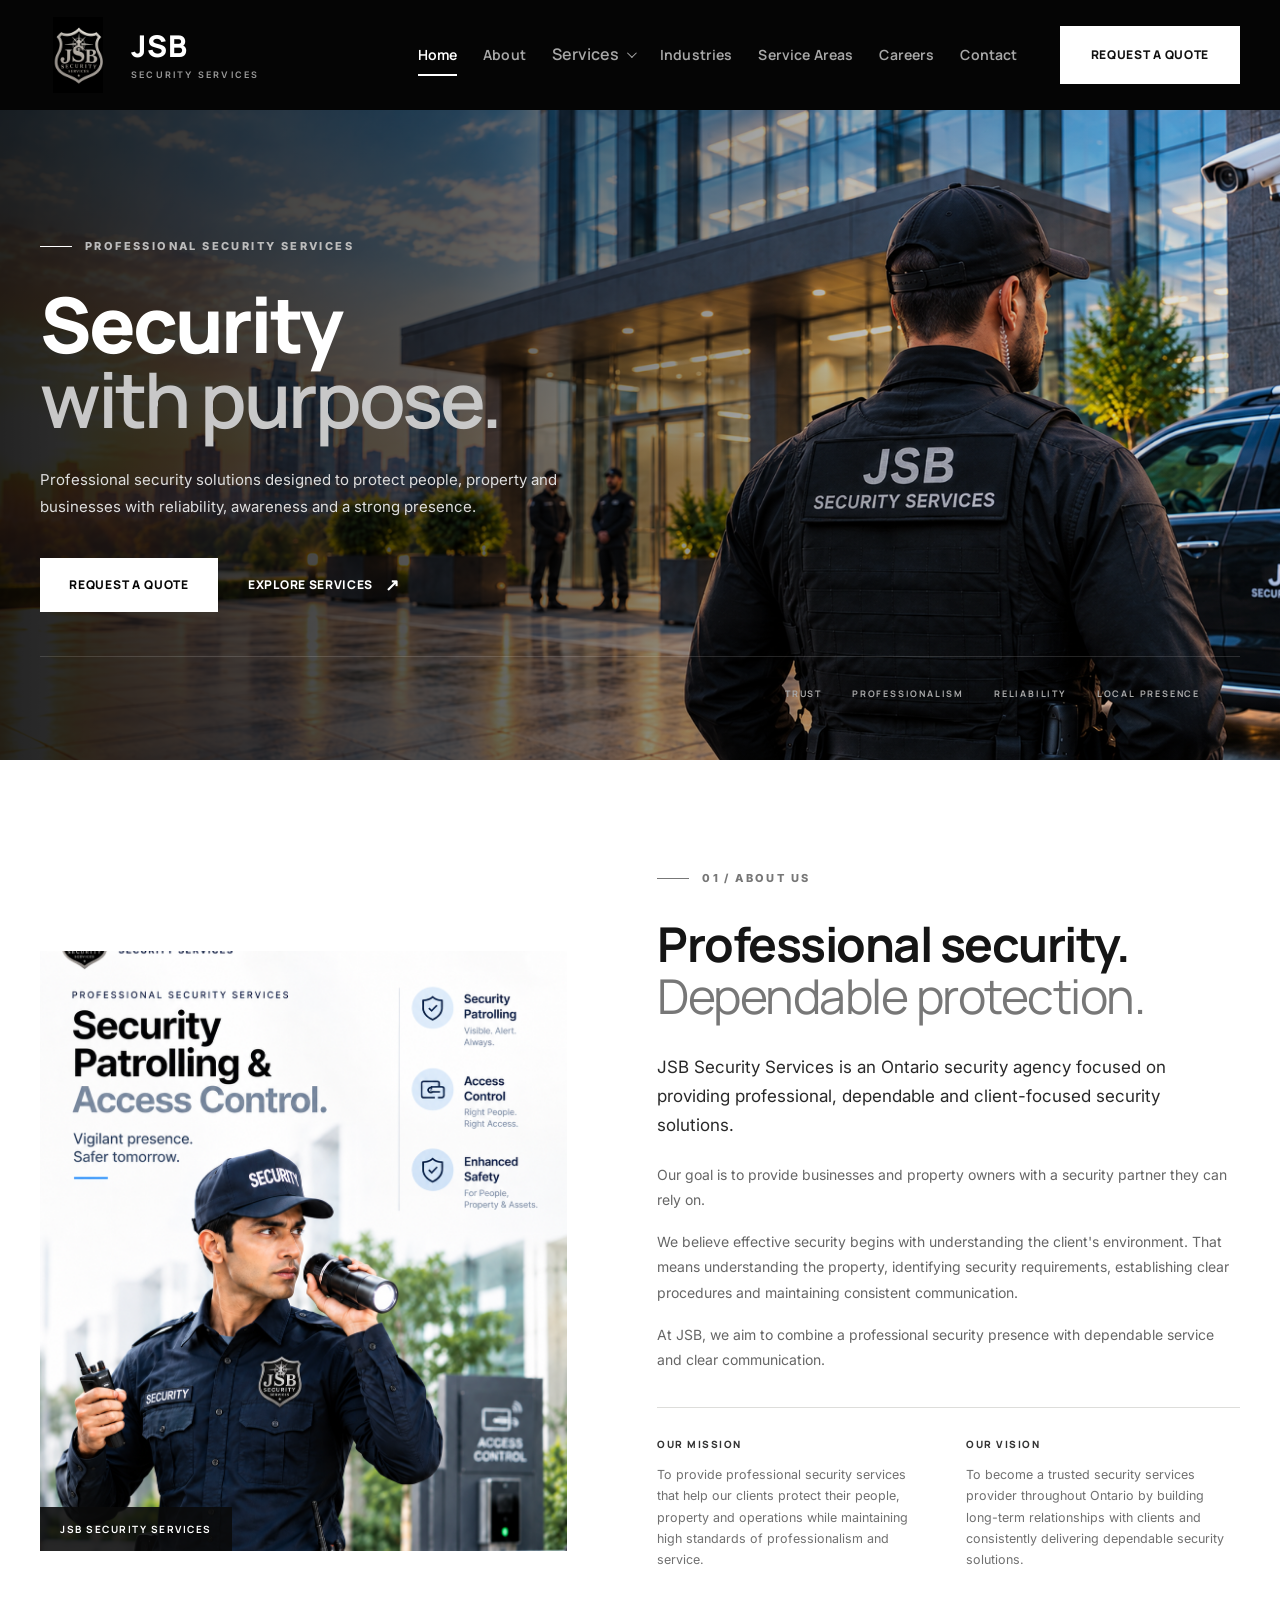
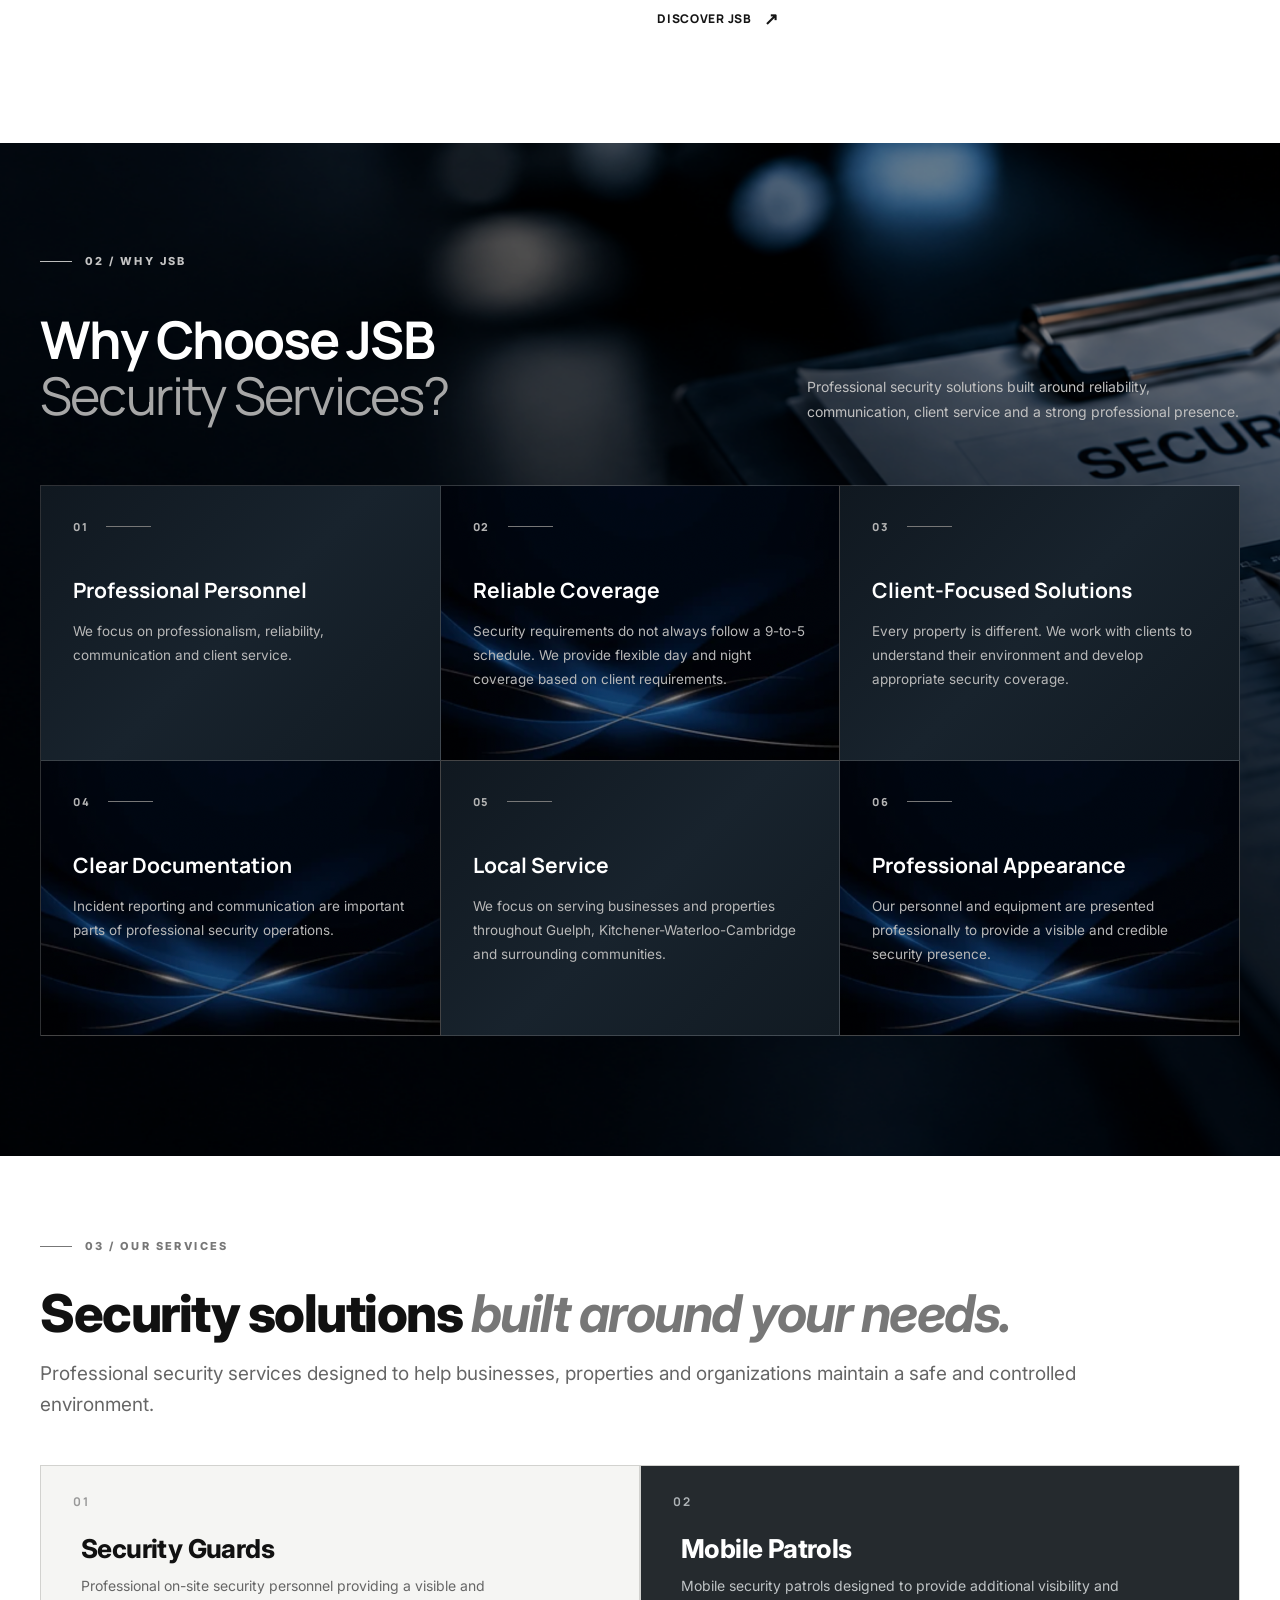
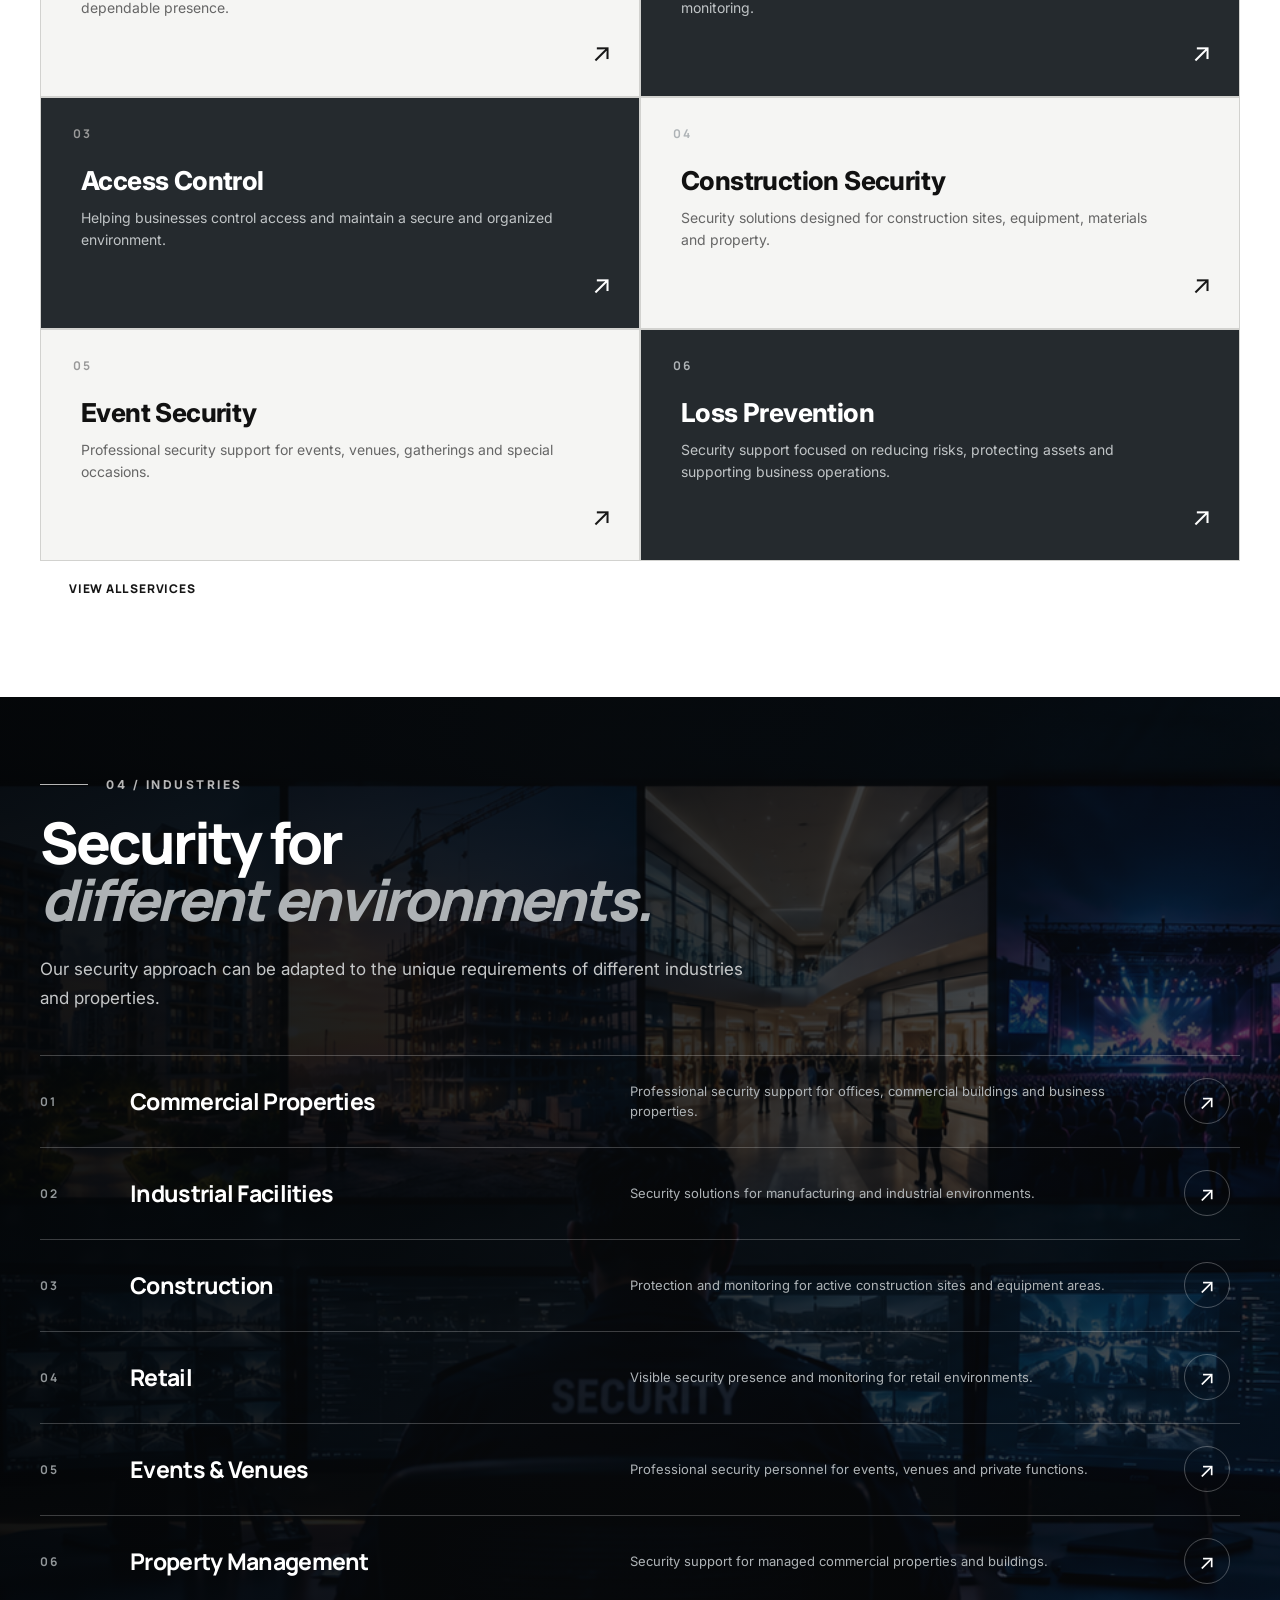
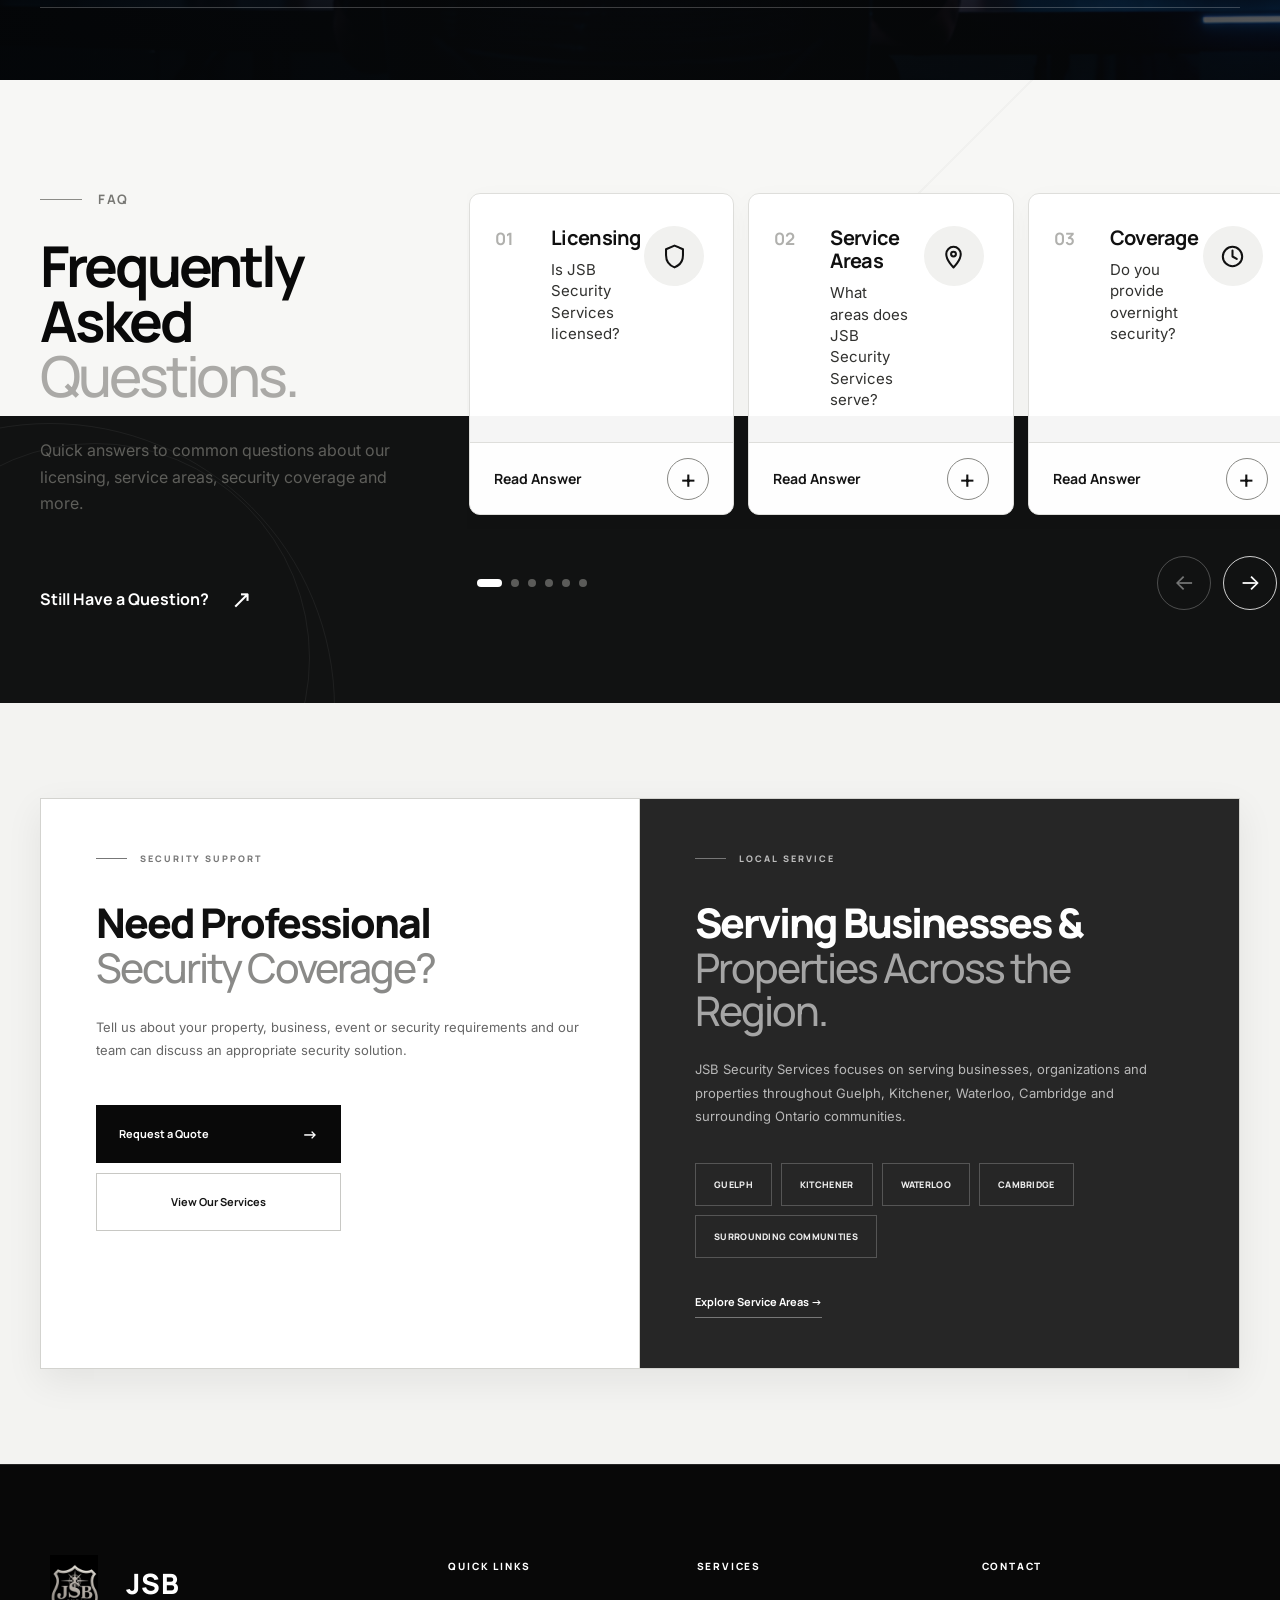
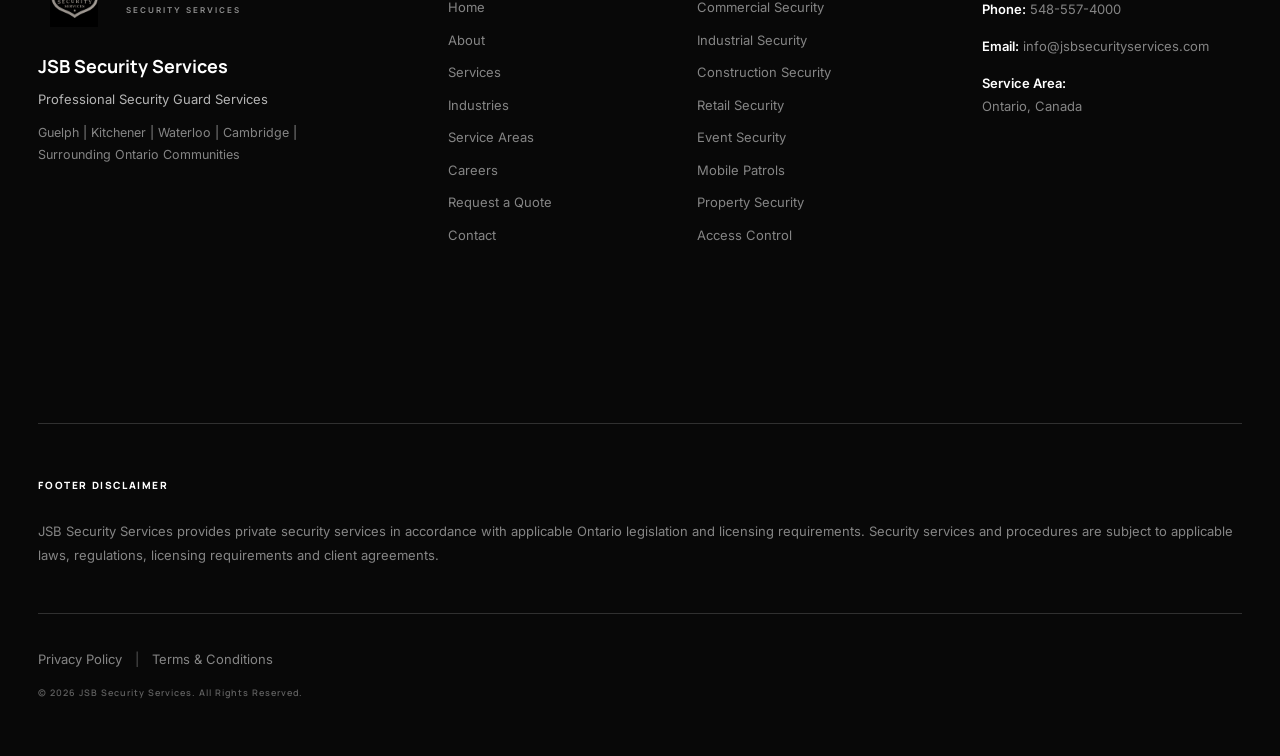
<file: index.html>
<!DOCTYPE html>
<html lang="en">
<head>
    <meta charset="UTF-8">
    <meta name="viewport" content="width=device-width, initial-scale=1.0">

    <title>JSB Security Services | Professional Security Solutions</title>
    <link rel="icon" type="image/png" sizes="512x512" href="/favicon.png">
<link rel="shortcut icon" href="/favicon.png">
<link rel="apple-touch-icon" href="/apple-touch-icon.png">

    <meta name="description"
        content="JSB Security Services provides professional, dependable and client-focused security solutions across Ontario.">

    <!-- Google Fonts -->
    <link rel="preconnect" href="https://fonts.googleapis.com">
    <link rel="preconnect" href="https://fonts.gstatic.com" crossorigin>

    <link href="https://fonts.googleapis.com/css2?family=Inter:wght@400;500;600;700&family=Manrope:wght@400;500;600;700;800&display=swap"
        rel="stylesheet">

    <!-- Main CSS -->
    <link rel="stylesheet" href="frontend/css/style.css">
</head>

<body class="home-page">

<!-- =========================================================
     HEADER
========================================================= -->

<header class="site-header">
    <div class="header-inner">

        <a href="index.html" class="brand">

            <img
    src="Logo.jpeg"
    alt="JSB Security Services"
    class="brand-logo"
>

            <div class="brand-copy">
                <strong>JSB</strong>
                <span>SECURITY SERVICES</span>
            </div>

        </a>

        <nav class="navigation">

            <a href="index.html" class="nav-link active">
                Home
            </a>

            <a href="frontend/about.html" class="nav-link">
                About
            </a>

            
<!-- =========================================
     SERVICES MEGA MENU — COMPLETE
========================================= -->
<div class="nav-services-mega" id="servicesMega">

    <button
        class="nav-link nav-services-trigger"
        id="servicesMegaTrigger"
        type="button"
        aria-expanded="false"
        aria-controls="servicesMegaMenu"
    >
        Services
        <span class="nav-services-chevron"></span>
    </button>

    <div
        class="services-mega-menu"
        id="servicesMegaMenu"
    >
        <div class="services-mega-inner">

            <!-- LEFT -->
            <div class="services-mega-list">

                <div class="services-mega-label">
                    OUR SERVICES
                </div>

                <a href="frontend/services.html#security-guards"
                   class="services-mega-item active"
                   data-service="guards">
                    Security Guards
                </a>

                <a href="frontend/services.html#mobile-patrol"
                   class="services-mega-item"
                   data-service="mobile">
                    Mobile Patrol
                </a>

                <a href="frontend/services.html#access-control"
                   class="services-mega-item"
                   data-service="access">
                    Access Control
                </a>

                <a href="frontend/services.html#cctv-monitoring"
                   class="services-mega-item"
                   data-service="cctv">
                    CCTV / Monitoring
                </a>

                <a href="frontend/services.html#loss-prevention"
                   class="services-mega-item"
                   data-service="loss">
                    Loss Prevention
                </a>

                <a href="frontend/services.html#construction-security"
                   class="services-mega-item"
                   data-service="construction">
                    Construction / Site Security
                </a>

                <a href="frontend/services.html#event-security"
                   class="services-mega-item"
                   data-service="event">
                    Event Security
                </a>

                <a href="frontend/services.html#commercial-industrial-security"
                   class="services-mega-item"
                   data-service="commercial">
                    Commercial / Industrial Security
                </a>

            </div>


            <!-- CENTER -->
            <div class="services-mega-details">

                <div class="services-mega-label">
                    EXPLORE
                </div>

                <a href="frontend/services.html#security-guards"
                   class="services-mega-title"
                   id="megaServiceTitleLink">

                    <span id="megaServiceTitle">
                        Security Guards
                    </span>

                    <b>→</b>
                </a>

                <p id="megaServiceDescription">
                    Professional on-site security personnel focused on
                    visibility, access awareness, incident reporting,
                    and a calm, professional presence.
                </p>

                <div class="services-mega-tags"
                     id="megaServiceTags">

                    <span>On-Site Security</span>
                    <span>Visibility</span>
                    <span>Incident Reporting</span>

                </div>

                <a href="frontend/services.html#security-guards"
                   class="services-mega-learn"
                   id="megaServiceLearn">

                    Learn More
                    <span>↗</span>

                </a>

            </div>


            <!-- RIGHT IMAGE -->
            <div class="services-mega-visual">

                <img
                    src="guard.png"
                    alt="Security Guards"
                    id="megaServiceImage"
                    class="services-mega-image"
                >

                <div class="services-mega-image-shade"></div>

                <div class="services-mega-image-number"
                     id="megaServiceNumber">
                    01
                </div>

                <div class="services-mega-image-info">

                    <span>JSB SECURITY SERVICES</span>

                    <strong id="megaServiceImageTitle">
                        Security Guards
                    </strong>

                </div>

            </div>

        </div>
    </div>
</div>
            <a href="frontend/industries.html" class="nav-link">
                Industries
            </a>

            <a href="frontend/service-areas.html" class="nav-link">
                Service Areas
            </a>

            <a href="frontend/careers.html" class="nav-link">
                Careers
            </a>

            <a href="frontend/contact.html" class="nav-link">
                Contact
            </a>

        </nav>

        <a href="frontend/contact.html" class="quote-button">
            REQUEST A QUOTE
        </a>

    </div>
</header>


<!-- =========================================================
     HERO
========================================================= -->

<section
    class="hero"
    style="
        background-image: url('hero.png');
        background-size: cover;
        background-position: center center;
        background-repeat: no-repeat;
    "
>

    <div class="hero-overlay"></div>

    <div class="hero-content container">

        <div class="eyebrow light">
            <span></span>
            PROFESSIONAL SECURITY SERVICES
        </div>

        <h1>
            Security <em>with purpose.</em>
        </h1>

        <p class="hero-text">
            Professional security solutions designed to protect
            people, property and businesses with reliability,
            awareness and a strong presence.
        </p>

        <div class="hero-actions">

            <a href="frontend/contact.html" class="button button-white">
                Request a Quote
            </a>

            <a href="frontend/services.html" class="text-link light-link">
                Explore Services
                <span>↗</span>
            </a>

        </div>

    </div>

    <div class="hero-meta">

        <span>TRUST</span>
        <span>PROFESSIONALISM</span>
        <span>RELIABILITY</span>
        <span>LOCAL PRESENCE</span>

    </div>

</section>


<!-- =========================================================
     ABOUT JSB
========================================================= -->

<section class="home-about">

    <div class="container">

        <div class="home-about-grid">

            <!-- LEFT IMAGE -->

            <div class="home-about-image">

                <img
    src="about img.png"
    alt="JSB Security Services professional security team"
>

                <div class="about-image-label">
                    JSB SECURITY SERVICES
                </div>

            </div>


            <!-- RIGHT CONTENT -->

            <div class="home-about-content">

                <div class="eyebrow dark">
                    <span></span>
                    01 / ABOUT US
                </div>

                <h2>
                    Professional security.
                    <em>Dependable protection.</em>
                </h2>

                <p class="about-lead">
                    JSB Security Services is an Ontario security
                    agency focused on providing professional,
                    dependable and client-focused security solutions.
                </p>

                <p>
                    Our goal is to provide businesses and property
                    owners with a security partner they can rely on.
                </p>

                <p>
                    We believe effective security begins with
                    understanding the client's environment. That means
                    understanding the property, identifying security
                    requirements, establishing clear procedures and
                    maintaining consistent communication.
                </p>

                <p>
                    At JSB, we aim to combine a professional security
                    presence with dependable service and clear
                    communication.
                </p>


                <div class="about-details">

                    <div class="about-detail">

                        <span>OUR MISSION</span>

                        <p>
                            To provide professional security services
                            that help our clients protect their people,
                            property and operations while maintaining
                            high standards of professionalism and service.
                        </p>

                    </div>


                    <div class="about-detail">

                        <span>OUR VISION</span>

                        <p>
                            To become a trusted security services
                            provider throughout Ontario by building
                            long-term relationships with clients and
                            consistently delivering dependable security
                            solutions.
                        </p>

                    </div>

                </div>


                <a href="frontend/about.html" class="text-link dark-link">
                    Discover JSB
                    <span>↗</span>
                </a>

            </div>

        </div>

    </div>

</section>


<!-- =========================================================
     WHY CHOOSE JSB
========================================================= -->

<!-- =========================================================
     WHY JSB
========================================================= -->

<section class="why-jsb">

    <!-- Background image -->
    <div class="why-jsb-bg"></div>

    <!-- Dark overlay -->
    <div class="why-jsb-overlay"></div>

    <div class="container why-jsb-content">

        <!-- SECTION LABEL -->

        <div class="eyebrow dark">
            <span></span>
            02 / WHY JSB
        </div>


        <!-- SECTION HEADING -->

        <div class="why-jsb-heading">

            <div>
                <h2>
                    Why Choose JSB
                    <em>Security Services?</em>
                </h2>
            </div>

            <p>
                Professional security solutions built around
                reliability, communication, client service and
                a strong professional presence.
            </p>

        </div>


        <!-- WHY JSB CARDS -->

        <div class="why-jsb-grid">

            <div class="why-jsb-card">
                <div class="why-jsb-card-top">
                    <span class="why-jsb-number">01</span>
                    <span class="why-jsb-line"></span>
                </div>

                <h3>Professional Personnel</h3>

                <p>
                    We focus on professionalism, reliability,
                    communication and client service.
                </p>
            </div>


            <div class="why-jsb-card">
                <div class="why-jsb-card-top">
                    <span class="why-jsb-number">02</span>
                    <span class="why-jsb-line"></span>
                </div>

                <h3>Reliable Coverage</h3>

                <p>
                    Security requirements do not always follow
                    a 9-to-5 schedule. We provide flexible day
                    and night coverage based on client requirements.
                </p>
            </div>


            <div class="why-jsb-card">
                <div class="why-jsb-card-top">
                    <span class="why-jsb-number">03</span>
                    <span class="why-jsb-line"></span>
                </div>

                <h3>Client-Focused Solutions</h3>

                <p>
                    Every property is different. We work with
                    clients to understand their environment and
                    develop appropriate security coverage.
                </p>
            </div>


            <div class="why-jsb-card">
                <div class="why-jsb-card-top">
                    <span class="why-jsb-number">04</span>
                    <span class="why-jsb-line"></span>
                </div>

                <h3>Clear Documentation</h3>

                <p>
                    Incident reporting and communication are
                    important parts of professional security
                    operations.
                </p>
            </div>


            <div class="why-jsb-card">
                <div class="why-jsb-card-top">
                    <span class="why-jsb-number">05</span>
                    <span class="why-jsb-line"></span>
                </div>

                <h3>Local Service</h3>

                <p>
                    We focus on serving businesses and properties
                    throughout Guelph, Kitchener-Waterloo-Cambridge
                    and surrounding communities.
                </p>
            </div>


            <div class="why-jsb-card">
                <div class="why-jsb-card-top">
                    <span class="why-jsb-number">06</span>
                    <span class="why-jsb-line"></span>
                </div>

                <h3>Professional Appearance</h3>

                <p>
                    Our personnel and equipment are presented
                    professionally to provide a visible and
                    credible security presence.
                </p>
            </div>

        </div>

    </div>

</section>
<!-- =========================================================
     SERVICES
========================================================= -->

<section class="services section">

    <div class="container">

        <div class="eyebrow dark">
            <span></span>
            03 / OUR SERVICES
        </div>


        <div class="section-heading">

            <h2>
                Security solutions
                <em>built around your needs.</em>
            </h2>

            <p>
                Professional security services designed to help
                businesses, properties and organizations maintain
                a safe and controlled environment.
            </p>

        </div>


        <div class="services-list">


            <!-- SERVICE 01 -->

            <a href="frontend/services.html#security-guards" class="service-row">


                <div class="service-number">
                    01
                </div>

                <div class="service-content">

                    <h3>
                        Security Guards
                    </h3>

                    <p>
                        Professional on-site security personnel
                        providing a visible and dependable presence.
                    </p>

                </div>

                <div class="service-arrow">
                    ↗
                </div>

            </a>


            <!-- SERVICE 02 -->

            <a href="frontend/services.html#mobile-patrol" class="service-row">

                <div class="service-number">
                    02
                </div>

                <div class="service-content">

                    <h3>
                        Mobile Patrols
                    </h3>

                    <p>
                        Mobile security patrols designed to provide
                        additional visibility and monitoring.
                    </p>

                </div>

                <div class="service-arrow">
                    ↗
                </div>

            </a>


            <!-- SERVICE 03 -->

            <a href="frontend/services.html#access-control" class="service-row">

                <div class="service-number">
                    03
                </div>

                <div class="service-content">

                    <h3>
                        Access Control
                    </h3>

                    <p>
                        Helping businesses control access and maintain
                        a secure and organized environment.
                    </p>

                </div>

                <div class="service-arrow">
                    ↗
                </div>

            </a>


            <!-- SERVICE 04 -->

            <a href="frontend/services.html#construction-security" class="service-row">

                <div class="service-number">
                    04
                </div>

                <div class="service-content">

                    <h3>
                        Construction Security
                    </h3>

                    <p>
                        Security solutions designed for construction
                        sites, equipment, materials and property.
                    </p>

                </div>

                <div class="service-arrow">
                    ↗
                </div>

            </a>


            <!-- SERVICE 05 -->

            <a href="frontend/services.html#event-security" class="service-row">

                <div class="service-number">
                    05
                </div>

                <div class="service-content">

                    <h3>
                        Event Security
                    </h3>

                    <p>
                        Professional security support for events,
                        venues, gatherings and special occasions.
                    </p>

                </div>

                <div class="service-arrow">
                    ↗
                </div>

            </a>


            <!-- SERVICE 06 -->

            <a href="frontend/services.html#loss-prevention" class="service-row">

                <div class="service-number">
                    06
                </div>

                <div class="service-content">

                    <h3>
                        Loss Prevention
                    </h3>

                    <p>
                        Security support focused on reducing risks,
                        protecting assets and supporting business
                        operations.
                    </p>

                </div>

                <div class="service-arrow">
                    ↗
                </div>

            </a>


        </div>


        <div class="services-bottom">

            <a href="frontend/services.html" class="button button-dark">
                View All Services
            </a>

        </div>

    </div>

</section>


<!-- =========================================================
     INDUSTRIES
========================================================= -->

<!-- =========================================================
     INDUSTRIES
========================================================= -->

<section class="industries-premium">

    <div class="industries-premium-bg"></div>
    <div class="industries-premium-overlay"></div>

    <div class="container industries-premium-content">

        <!-- TOP INTRO -->

        <div class="industries-premium-intro">

            <div class="eyebrow industries-premium-eyebrow">
                <span></span>
                04 / INDUSTRIES
            </div>

            <h2>
                Security for
                <em>different environments.</em>
            </h2>

            <p>
                Our security approach can be adapted to the unique
                requirements of different industries and properties.
            </p>

        </div>


        <!-- INDUSTRY ROWS -->

        <div class="industries-premium-list">

            <!-- 01 -->

            <a href="frontend/industries.html" class="industry-premium-row">

                <span class="industry-premium-number">01</span>

                <div class="industry-premium-main">
                    <h3>Commercial Properties</h3>

                    <p>
                        Professional security support for offices,
                        commercial buildings and business properties.
                    </p>
                </div>

                <span class="industry-premium-arrow">↗</span>

            </a>


            <!-- 02 -->

            <a href="frontend/industries.html" class="industry-premium-row">

                <span class="industry-premium-number">02</span>

                <div class="industry-premium-main">
                    <h3>Industrial Facilities</h3>

                    <p>
                        Security solutions for manufacturing and
                        industrial environments.
                    </p>
                </div>

                <span class="industry-premium-arrow">↗</span>

            </a>


            <!-- 03 -->

            <a href="frontend/industries.html" class="industry-premium-row">

                <span class="industry-premium-number">03</span>

                <div class="industry-premium-main">
                    <h3>Construction</h3>

                    <p>
                        Protection and monitoring for active
                        construction sites and equipment areas.
                    </p>
                </div>

                <span class="industry-premium-arrow">↗</span>

            </a>


            <!-- 04 -->

            <a href="frontend/industries.html" class="industry-premium-row">

                <span class="industry-premium-number">04</span>

                <div class="industry-premium-main">
                    <h3>Retail</h3>

                    <p>
                        Visible security presence and monitoring
                        for retail environments.
                    </p>
                </div>

                <span class="industry-premium-arrow">↗</span>

            </a>


            <!-- 05 -->

            <a href="frontend/industries.html" class="industry-premium-row">

                <span class="industry-premium-number">05</span>

                <div class="industry-premium-main">
                    <h3>Events &amp; Venues</h3>

                    <p>
                        Professional security personnel for events,
                        venues and private functions.
                    </p>
                </div>

                <span class="industry-premium-arrow">↗</span>

            </a>


            <!-- 06 -->

            <a href="frontend/industries.html" class="industry-premium-row">

                <span class="industry-premium-number">06</span>

                <div class="industry-premium-main">
                    <h3>Property Management</h3>

                    <p>
                        Security support for managed commercial
                        properties and buildings.
                    </p>
                </div>

                <span class="industry-premium-arrow">↗</span>

            </a>

        </div>

    </div>

</section>

<!-- =========================================================
     FAQ SECTION
========================================================= -->

<section class="home-faq-section" id="faq">

    <!-- Decorative background -->
    <div class="home-faq-bg-line home-faq-bg-line-one"></div>
    <div class="home-faq-bg-line home-faq-bg-line-two"></div>

    <div class="container home-faq-layout">


        <!-- =================================================
             LEFT CONTENT
        ================================================== -->

        <div class="home-faq-intro">

            <div class="home-faq-eyebrow">
                <span></span>
                FAQ
            </div>

            <h2>
                Frequently Asked
                <em>Questions.</em>
            </h2>

            <p>
                Quick answers to common questions about our licensing,
                service areas, security coverage and more.
            </p>

            <a href="frontend/contact.html" class="home-faq-contact-link">
                Still Have a Question?
                <span>↗</span>
            </a>

        </div>


        <!-- =================================================
             RIGHT FAQ SLIDER
        ================================================== -->

        <div class="home-faq-content">

            <div class="home-faq-viewport">

                <div class="home-faq-track" id="homeFaqTrack">


                    <!-- ================= FAQ 01 ================= -->

                    <article class="home-faq-card">

                        <div class="home-faq-card-top">

                            <span class="home-faq-number">
                                01
                            </span>

                            <div class="home-faq-title-wrap">

                                <h3>Licensing</h3>

                                <p>
                                    Is JSB Security Services licensed?
                                </p>

                            </div>

                            <div class="home-faq-icon">

                                <svg viewBox="0 0 24 24" aria-hidden="true">
                                    <path d="M12 3L19 6V11C19 15.5 16.2 19.4 12 21C7.8 19.4 5 15.5 5 11V6L12 3Z"/>
                                </svg>

                            </div>

                        </div>


                        <div class="home-faq-answer">

                            <p>
                                Yes. JSB Security Services operates as an
                                Ontario-licensed security agency.
                            </p>

                            <div class="home-faq-note">

                                <span>i</span>

                                <em>
                                    Current agency licence information will be
                                    added after the exact licence details have
                                    been verified.
                                </em>

                            </div>

                        </div>


                        <button
                            class="home-faq-toggle"
                            type="button"
                            aria-expanded="false"
                        >
                            <span>Read Answer</span>
                            <b>+</b>
                        </button>

                    </article>



                    <!-- ================= FAQ 02 ================= -->

                    <article class="home-faq-card">

                        <div class="home-faq-card-top">

                            <span class="home-faq-number">
                                02
                            </span>

                            <div class="home-faq-title-wrap">

                                <h3>Service Areas</h3>

                                <p>
                                    What areas does JSB Security Services serve?
                                </p>

                            </div>

                            <div class="home-faq-icon">

                                <svg viewBox="0 0 24 24" aria-hidden="true">
                                    <path d="M12 21S18 15.5 18 10A6 6 0 1 0 6 10C6 15.5 12 21 12 21Z"/>
                                    <circle cx="12" cy="10" r="2"/>
                                </svg>

                            </div>

                        </div>


                        <div class="home-faq-answer">

                            <p>
                                We primarily serve Guelph,
                                Kitchener-Waterloo-Cambridge and surrounding
                                communities, with additional locations
                                considered based on requirements and availability.
                            </p>

                        </div>


                        <button
                            class="home-faq-toggle"
                            type="button"
                            aria-expanded="false"
                        >
                            <span>Read Answer</span>
                            <b>+</b>
                        </button>

                    </article>



                    <!-- ================= FAQ 03 ================= -->

                    <article class="home-faq-card">

                        <div class="home-faq-card-top">

                            <span class="home-faq-number">
                                03
                            </span>

                            <div class="home-faq-title-wrap">

                                <h3>Coverage</h3>

                                <p>
                                    Do you provide overnight security?
                                </p>

                            </div>

                            <div class="home-faq-icon">

                                <svg viewBox="0 0 24 24" aria-hidden="true">
                                    <circle cx="12" cy="12" r="8"/>
                                    <path d="M12 7V12L15.5 14"/>
                                </svg>

                            </div>

                        </div>


                        <div class="home-faq-answer">

                            <p>
                                Yes. Day and overnight security coverage can
                                be arranged based on the client's requirements.
                            </p>

                        </div>


                        <button
                            class="home-faq-toggle"
                            type="button"
                            aria-expanded="false"
                        >
                            <span>Read Answer</span>
                            <b>+</b>
                        </button>

                    </article>



                    <!-- ================= FAQ 04 ================= -->

                    <article class="home-faq-card">

                        <div class="home-faq-card-top">

                            <span class="home-faq-number">
                                04
                            </span>

                            <div class="home-faq-title-wrap">

                                <h3>Construction</h3>

                                <p>
                                    Can JSB provide security for a construction site?
                                </p>

                            </div>

                            <div class="home-faq-icon">

                                <svg viewBox="0 0 24 24" aria-hidden="true">
                                    <path d="M4 20H20"/>
                                    <path d="M6 20V10L12 5L18 10V20"/>
                                    <path d="M9 20V14H15V20"/>
                                </svg>

                            </div>

                        </div>


                        <div class="home-faq-answer">

                            <p>
                                Yes. Construction-site security can include
                                site monitoring, patrols, access monitoring
                                and incident documentation.
                            </p>

                        </div>


                        <button
                            class="home-faq-toggle"
                            type="button"
                            aria-expanded="false"
                        >
                            <span>Read Answer</span>
                            <b>+</b>
                        </button>

                    </article>



                    <!-- ================= FAQ 05 ================= -->

                    <article class="home-faq-card">

                        <div class="home-faq-card-top">

                            <span class="home-faq-number">
                                05
                            </span>

                            <div class="home-faq-title-wrap">

                                <h3>Event Security</h3>

                                <p>
                                    Do you provide event security?
                                </p>

                            </div>

                            <div class="home-faq-icon">

                                <svg viewBox="0 0 24 24" aria-hidden="true">
                                    <path d="M5 20V10"/>
                                    <path d="M19 20V10"/>
                                    <path d="M3 10H21"/>
                                    <path d="M7 10V6"/>
                                    <path d="M17 10V6"/>
                                    <path d="M7 6H17"/>
                                </svg>

                            </div>

                        </div>


                        <div class="home-faq-answer">

                            <p>
                                Yes. JSB can provide professional security
                                personnel for events and venues based on the
                                event's requirements.
                            </p>

                        </div>


                        <button
                            class="home-faq-toggle"
                            type="button"
                            aria-expanded="false"
                        >
                            <span>Read Answer</span>
                            <b>+</b>
                        </button>

                    </article>



                    <!-- ================= FAQ 06 ================= -->

                    <article class="home-faq-card">

                        <div class="home-faq-card-top">

                            <span class="home-faq-number">
                                06
                            </span>

                            <div class="home-faq-title-wrap">

                                <h3>Guard Coverage</h3>

                                <p>
                                    Can I request a specific number of guards?
                                </p>

                            </div>

                            <div class="home-faq-icon">

                                <svg viewBox="0 0 24 24" aria-hidden="true">
                                    <circle cx="9" cy="8" r="3"/>
                                    <circle cx="16" cy="9" r="2.5"/>
                                    <path d="M3.5 19C4 15.5 6 13.5 9 13.5C12 13.5 14 15.5 14.5 19"/>
                                    <path d="M14 14C17 13.5 19.5 15 20 18"/>
                                </svg>

                            </div>

                        </div>


                        <div class="home-faq-answer">

                            <p>
                                Yes. Tell us the size and nature of the
                                site/event, operating hours and your requirements
                                so we can discuss appropriate coverage.
                            </p>

                        </div>


                        <button
                            class="home-faq-toggle"
                            type="button"
                            aria-expanded="false"
                        >
                            <span>Read Answer</span>
                            <b>+</b>
                        </button>

                    </article>



                    <!-- ================= FAQ 07 ================= -->

                    <article class="home-faq-card">

                        <div class="home-faq-card-top">

                            <span class="home-faq-number">
                                07
                            </span>

                            <div class="home-faq-title-wrap">

                                <h3>Quotes</h3>

                                <p>
                                    How do I get a quote?
                                </p>

                            </div>

                            <div class="home-faq-icon">

                                <svg viewBox="0 0 24 24" aria-hidden="true">
                                    <path d="M5 4H19V20H5Z"/>
                                    <path d="M8 8H16"/>
                                    <path d="M8 12H16"/>
                                    <path d="M8 16H13"/>
                                </svg>

                            </div>

                        </div>


                        <div class="home-faq-answer">

                            <p>
                                Complete our online quote form or contact JSB directly.
                            </p>

                        </div>


                        <button
                            class="home-faq-toggle"
                            type="button"
                            aria-expanded="false"
                        >
                            <span>Read Answer</span>
                            <b>+</b>
                        </button>

                    </article>



                    <!-- ================= FAQ 08 ================= -->

                    <article class="home-faq-card">

                        <div class="home-faq-card-top">

                            <span class="home-faq-number">
                                08
                            </span>

                            <div class="home-faq-title-wrap">

                                <h3>Security Guards</h3>

                                <p>
                                    Are your security guards licensed?
                                </p>

                            </div>

                            <div class="home-faq-icon">

                                <svg viewBox="0 0 24 24" aria-hidden="true">
                                    <path d="M12 3L19 6V11C19 15.5 16.2 19.4 12 21C7.8 19.4 5 15.5 5 11V6L12 3Z"/>
                                    <path d="M9 12L11 14L15 10"/>
                                </svg>

                            </div>

                        </div>


                        <div class="home-faq-answer">

                            <p>
                                JSB only deploys security personnel who meet
                                applicable Ontario licensing requirements.
                            </p>

                        </div>


                        <button
                            class="home-faq-toggle"
                            type="button"
                            aria-expanded="false"
                        >
                            <span>Read Answer</span>
                            <b>+</b>
                        </button>

                    </article>


                </div>
            </div>


            <!-- =================================================
                 SLIDER CONTROLS
            ================================================== -->

            <div class="home-faq-controls">

                <div
                    class="home-faq-dots"
                    id="homeFaqDots"
                ></div>


                <div class="home-faq-arrows">

                    <button
                        class="home-faq-arrow"
                        id="homeFaqPrev"
                        type="button"
                        aria-label="Previous FAQs"
                    >
                        ←
                    </button>

                    <button
                        class="home-faq-arrow"
                        id="homeFaqNext"
                        type="button"
                        aria-label="Next FAQs"
                    >
                        →
                    </button>

                </div>

            </div>

        </div>

    </div>

</section>
<!-- =========================================================
     SECURITY SUPPORT + LOCAL SERVICE
========================================================= -->

<section class="home-support-service">

    <div class="container">

        <div class="home-support-service-grid">


            <!-- =================================================
                 LEFT — SECURITY SUPPORT
            ================================================== -->

            <div class="home-support-column">

                <div class="home-combined-eyebrow">
                    <span></span>
                    SECURITY SUPPORT
                </div>


                <h2>
                    Need Professional
                    <em>Security Coverage?</em>
                </h2>


                <p>
                    Tell us about your property, business, event or security
                    requirements and our team can discuss an appropriate
                    security solution.
                </p>


                <div class="home-support-actions">

                    <a href="frontend/contact.html" class="home-support-primary">

                        <span>
                            Request a Quote
                        </span>

                        <span class="home-button-arrow">
                            →
                        </span>

                    </a>


                    <a href="frontend/services.html" class="home-support-secondary">
                        View Our Services
                    </a>

                </div>

            </div>



            <!-- =================================================
                 RIGHT — LOCAL SERVICE
            ================================================== -->

            <div class="home-local-column">

                <div class="home-combined-eyebrow">
                    <span></span>
                    LOCAL SERVICE
                </div>


                <h2>
                    Serving Businesses &amp;
                    <em>Properties Across the Region.</em>
                </h2>


                <p>
                    JSB Security Services focuses on serving businesses,
                    organizations and properties throughout Guelph,
                    Kitchener, Waterloo, Cambridge and surrounding Ontario
                    communities.
                </p>


                <div class="home-local-locations">

                    <span>Guelph</span>

                    <span>Kitchener</span>

                    <span>Waterloo</span>

                    <span>Cambridge</span>

                    <span>Surrounding Communities</span>

                </div>


                <a href="frontend/service-areas.html" class="home-local-link">
                    Explore Service Areas →
                </a>

            </div>


        </div>

    </div>

</section>


<!-- =========================================================
     FOOTER
========================================================= -->



<footer class="site-footer">

    <div class="container">

        <div class="footer-grid">

            <!-- BRAND -->
            <div class="footer-brand-block">

                <a href="index.html" class="footer-logo">
                    <img
                        src="Logo.jpeg"
                        alt="JSB Security Services"
                        class="footer-logo-image"
                    >

                    <div class="footer-logo-text">
                        <strong>JSB</strong>
                        <span>SECURITY SERVICES</span>
                    </div>
                </a>

                <h3 class="footer-company-title">
                    JSB Security Services
                </h3>

                <p class="footer-service-title">
                    Professional Security Guard Services
                </p>

                <p class="footer-description">
                    Guelph | Kitchener | Waterloo | Cambridge |
                    Surrounding Ontario Communities
                </p>

            </div>


            <!-- QUICK LINKS -->
            <div class="footer-column">

                <h4>QUICK LINKS</h4>

                <a href="index.html">Home</a>
                <a href="frontend/about.html">About</a>
                <a href="frontend/services.html">Services</a>
                <a href="frontend/industries.html">Industries</a>
                <a href="frontend/service-areas.html">Service Areas</a>
                <a href="frontend/careers.html">Careers</a>
                <a href="frontend/contact.html">Request a Quote</a>
                <a href="frontend/contact.html">Contact</a>

            </div>


            <!-- SERVICES -->
            <div class="footer-column">

                <h4>SERVICES</h4>

                <a href="frontend/services.html">Commercial Security</a>
                <a href="frontend/services.html">Industrial Security</a>
                <a href="frontend/services.html">Construction Security</a>
                <a href="frontend/services.html">Retail Security</a>
                <a href="frontend/services.html">Event Security</a>
                <a href="frontend/services.html">Mobile Patrols</a>
                <a href="frontend/services.html">Property Security</a>
                <a href="frontend/services.html">Access Control</a>

            </div>


            <!-- CONTACT -->
            <div class="footer-column footer-contact">

                <h4>CONTACT</h4>

                <p>
                    <strong>Phone:</strong>
                    <a href="tel:+15485574000">548-557-4000</a>
                </p>

                <p>
                    <strong>Email:</strong>
                    <a href="mailto: info@jsbsecurityservices.com">
                         info@jsbsecurityservices.com
                    </a>
                </p>

                <p>
                    <strong>Service Area:</strong><br>
                    Ontario, Canada
                </p>

            </div>

        </div>


        <!-- DISCLAIMER -->
        <div class="footer-disclaimer">

            <h4>FOOTER DISCLAIMER</h4>

            <blockquote>
                JSB Security Services provides private security services in accordance
                with applicable Ontario legislation and licensing requirements.
                Security services and procedures are subject to applicable laws,
                regulations, licensing requirements and client agreements.
            </blockquote>

        </div>


        <!-- LEGAL -->
        <div class="footer-legal">

            <div class="footer-legal-links">
                <a href="frontend/privacy-policy.html">Privacy Policy</a>
                <span>|</span>
                <a href="frontend/terms-conditions.html">Terms &amp; Conditions</a>
            </div>

        </div>


        <!-- COPYRIGHT -->
        <div class="footer-bottom">
            <span>
                © 2026 JSB Security Services. All Rights Reserved.
            </span>
        </div>

    </div>

</footer>
<script>
document.addEventListener("DOMContentLoaded", function () {

    const faqTrack = document.getElementById("homeFaqTrack");
    const faqViewport = document.querySelector(".home-faq-viewport");
    const faqCards = Array.from(document.querySelectorAll(".home-faq-card"));
    const prevBtn = document.getElementById("homeFaqPrev");
    const nextBtn = document.getElementById("homeFaqNext");
    const dotsWrap = document.getElementById("homeFaqDots");

    if (
        !faqTrack ||
        !faqViewport ||
        !faqCards.length ||
        !prevBtn ||
        !nextBtn ||
        !dotsWrap
    ) return;

    let currentIndex = 0;
    let faqAutoPlay = null;
    const autoPlayDelay = 5000;

    /* =========================
       VISIBLE CARDS
    ========================= */

    function getVisibleCards() {
        if (window.innerWidth <= 700) return 1;
        if (window.innerWidth <= 1050) return 2;
        return 3;
    }

    /* =========================
       TRACK GAP
    ========================= */

    function getGap() {
        const styles = window.getComputedStyle(faqTrack);

        return (
            parseFloat(styles.columnGap) ||
            parseFloat(styles.gap) ||
            0
        );
    }

    /* =========================
       MAX INDEX
    ========================= */

    function getMaxIndex() {
        return Math.max(
            0,
            faqCards.length - getVisibleCards()
        );
    }

    /* =========================
       UPDATE SLIDER
    ========================= */

    function updateFaqSlider() {

        const cardWidth =
            faqCards[0].getBoundingClientRect().width;

        const gap = getGap();
        const maxIndex = getMaxIndex();

        if (currentIndex > maxIndex) {
            currentIndex = 0;
        }

        if (currentIndex < 0) {
            currentIndex = maxIndex;
        }

        const move =
            currentIndex * (cardWidth + gap);

        faqTrack.style.transform =
            `translate3d(-${move}px, 0, 0)`;

        updateDots();
    }

    /* =========================
       DOTS
    ========================= */

    function createDots() {

        dotsWrap.innerHTML = "";

        const totalDots =
            getMaxIndex() + 1;

        for (let i = 0; i < totalDots; i++) {

            const dot =
                document.createElement("button");

            dot.type = "button";
            dot.className = "home-faq-dot";

            dot.setAttribute(
                "aria-label",
                `Go to FAQ slide ${i + 1}`
            );

            dot.addEventListener("click", function () {

                currentIndex = i;

                closeAllAnswers();
                updateFaqSlider();
                restartFaqAutoPlay();

            });

            dotsWrap.appendChild(dot);
        }

        updateDots();
    }

    function updateDots() {

        const dots =
            dotsWrap.querySelectorAll(".home-faq-dot");

        dots.forEach((dot, index) => {

            dot.classList.toggle(
                "active",
                index === currentIndex
            );

        });
    }

    /* =========================
       CLOSE ALL ANSWERS
    ========================= */

    function closeAllAnswers() {

        faqCards.forEach(card => {

            card.classList.remove("active");

            const btn =
                card.querySelector(".home-faq-toggle");

            if (!btn) return;

            btn.setAttribute(
                "aria-expanded",
                "false"
            );

            const label =
                btn.querySelector("span");

            const symbol =
                btn.querySelector("b");

            if (label) {
                label.textContent = "Read Answer";
            }

            if (symbol) {
                symbol.textContent = "+";
            }

        });
    }

    /* =========================
       NEXT SLIDE
    ========================= */

    function nextSlide() {

        const maxIndex = getMaxIndex();

        closeAllAnswers();

        if (currentIndex >= maxIndex) {
            currentIndex = 0;
        } else {
            currentIndex++;
        }

        updateFaqSlider();
    }

    /* =========================
       PREVIOUS SLIDE
    ========================= */

    function previousSlide() {

        const maxIndex = getMaxIndex();

        closeAllAnswers();

        if (currentIndex <= 0) {
            currentIndex = maxIndex;
        } else {
            currentIndex--;
        }

        updateFaqSlider();
    }

    /* =========================
       AUTOPLAY
    ========================= */

    function startFaqAutoPlay() {

        stopFaqAutoPlay();

        faqAutoPlay = setInterval(function () {

            const openedCard =
                document.querySelector(
                    ".home-faq-card.active"
                );

            if (!openedCard) {
                nextSlide();
            }

        }, autoPlayDelay);
    }

    function stopFaqAutoPlay() {

        if (faqAutoPlay) {

            clearInterval(faqAutoPlay);

            faqAutoPlay = null;
        }
    }

    function restartFaqAutoPlay() {

        stopFaqAutoPlay();
        startFaqAutoPlay();
    }

    /* =========================
       NEXT / PREVIOUS BUTTONS
    ========================= */

    nextBtn.addEventListener("click", function () {

        nextSlide();
        restartFaqAutoPlay();

    });

    prevBtn.addEventListener("click", function () {

        previousSlide();
        restartFaqAutoPlay();

    });

    /* =========================
       READ ANSWER
    ========================= */

    faqCards.forEach(card => {

        const faqToggle =
            card.querySelector(".home-faq-toggle");

        if (!faqToggle) return;

        faqToggle.addEventListener(
            "click",
            function () {

                const isOpen =
                    card.classList.contains("active");

                closeAllAnswers();

                if (!isOpen) {

                    card.classList.add("active");

                    faqToggle.setAttribute(
                        "aria-expanded",
                        "true"
                    );

                    const label =
                        faqToggle.querySelector("span");

                    const symbol =
                        faqToggle.querySelector("b");

                    if (label) {
                        label.textContent =
                            "Close Answer";
                    }

                    if (symbol) {
                        symbol.textContent = "−";
                    }

                    stopFaqAutoPlay();

                } else {

                    startFaqAutoPlay();

                }

            }
        );

    });

    /* =========================
       PAUSE ON HOVER
    ========================= */

    faqViewport.addEventListener(
        "mouseenter",
        stopFaqAutoPlay
    );

    faqViewport.addEventListener(
        "mouseleave",
        function () {

            const openedCard =
                document.querySelector(
                    ".home-faq-card.active"
                );

            if (!openedCard) {
                startFaqAutoPlay();
            }

        }
    );

    /* =========================
       BROWSER TAB
    ========================= */

    document.addEventListener(
        "visibilitychange",
        function () {

            if (document.hidden) {

                stopFaqAutoPlay();

            } else {

                const openedCard =
                    document.querySelector(
                        ".home-faq-card.active"
                    );

                if (!openedCard) {
                    startFaqAutoPlay();
                }

            }

        }
    );

    /* =========================
       RESPONSIVE
    ========================= */

    let resizeTimer;

    window.addEventListener(
        "resize",
        function () {

            clearTimeout(resizeTimer);

            resizeTimer = setTimeout(
                function () {

                    const maxIndex =
                        getMaxIndex();

                    if (currentIndex > maxIndex) {
                        currentIndex = maxIndex;
                    }

                    createDots();
                    updateFaqSlider();

                },
                150
            );

        }
    );

    /* =========================
       START FAQ
    ========================= */

    createDots();
    updateFaqSlider();
    startFaqAutoPlay();

});
</script>
<script>
document.addEventListener("DOMContentLoaded", function () {

    const mega = document.getElementById("servicesMega");
    const trigger = document.getElementById("servicesMegaTrigger");
    const menu = document.getElementById("servicesMegaMenu");

    const items = document.querySelectorAll(".services-mega-item");

    const title = document.getElementById("megaServiceTitle");
    const titleLink = document.getElementById("megaServiceTitleLink");
    const description = document.getElementById("megaServiceDescription");
    const tags = document.getElementById("megaServiceTags");
    const learnLink = document.getElementById("megaServiceLearn");

    const image = document.getElementById("megaServiceImage");
    const number = document.getElementById("megaServiceNumber");
    const imageTitle = document.getElementById("megaServiceImageTitle");


    if (!mega || !trigger || !menu) return;


    const services = {

        guards: {
            number: "01",
            title: "Security Guards",
            image: "guard.png",
            url: "frontend/services.html#security-guards",

            description:
                "Professional on-site security personnel focused on visibility, access awareness, incident reporting, and a calm, professional presence.",

            tags: [
                "On-Site Security",
                "Visibility",
                "Incident Reporting"
            ]
        },


        mobile: {
            number: "02",
            title: "Mobile Patrol",
            image: "Mobile patrol.png",
            url: "frontend/services.html#mobile-patrol",

            description:
                "Scheduled and responsive patrol coverage designed to deter unwanted activity and provide visible security across your property.",

            tags: [
                "Scheduled Patrols",
                "Responsive Coverage",
                "Property Checks"
            ]
        },


        access: {
            number: "03",
            title: "Access Control",
            image: "Access controll.png",
            url: "frontend/services.html#access-control",

            description:
                "Controlled entry support for employees, visitors, contractors, and deliveries, helping maintain secure and organized site access.",

            tags: [
                "Entry Monitoring",
                "Visitor Access",
                "Site Control"
            ]
        },


        cctv: {
            number: "04",
            title: "CCTV / Monitoring",
            image: "Monitor cctv.png",
            url: "frontend/services.html#cctv-monitoring",

            description:
                "Security monitoring support that helps identify unusual activity, document events, and strengthen situational awareness.",

            tags: [
                "CCTV Monitoring",
                "Activity Awareness",
                "Event Documentation"
            ]
        },


        loss: {
            number: "05",
            title: "Loss Prevention",
            image: "Loss prevention.png",
            url: "frontend/services.html#loss-prevention",

            description:
                "Practical retail and commercial security support focused on reducing preventable loss, improving awareness, and protecting assets.",

            tags: [
                "Retail Security",
                "Loss Prevention",
                "Asset Protection"
            ]
        },


        construction: {
            number: "06",
            title: "Construction / Site Security",
            image: "Construction.png",
            url: "frontend/services.html#construction-security",

            description:
                "Security coverage for active construction environments, equipment, materials, access points, and after-hours site protection.",

            tags: [
                "Site Security",
                "Equipment Protection",
                "After-Hours Coverage"
            ]
        },


        event: {
            number: "07",
            title: "Event Security",
            image: "Event.png",
            url: "frontend/services.html#event-security",

            description:
                "Professional event security support for guest safety, access management, crowd awareness, and a controlled environment.",

            tags: [
                "Guest Safety",
                "Access Management",
                "Crowd Awareness"
            ]
        },


        commercial: {
            number: "08",
            title: "Commercial / Industrial Security",
            image: "commercial.png",
            url: "frontend/services.html#commercial-industrial-security",

            description:
                "Tailored security coverage for commercial, industrial, retail, and property environments with site-specific security needs.",

            tags: [
                "Commercial",
                "Industrial",
                "Property Security"
            ]
        }

    };


    /* ===============================
       OPEN / CLOSE
    =============================== */

    trigger.addEventListener("click", function (event) {

        event.preventDefault();
        event.stopPropagation();

        mega.classList.toggle("mega-open");

        trigger.setAttribute(
            "aria-expanded",
            mega.classList.contains("mega-open")
                ? "true"
                : "false"
        );

    });


    /* menu ke andar click karne par
       unnecessary close na ho */

    menu.addEventListener("click", function (event) {
        event.stopPropagation();
    });


    /* outside click */

    document.addEventListener("click", function (event) {

        if (!mega.contains(event.target)) {

            mega.classList.remove("mega-open");

            trigger.setAttribute(
                "aria-expanded",
                "false"
            );

        }

    });


    /* escape */

    document.addEventListener("keydown", function (event) {

        if (event.key === "Escape") {

            mega.classList.remove("mega-open");

            trigger.setAttribute(
                "aria-expanded",
                "false"
            );

        }

    });


    /* ===============================
       SERVICE CHANGE
    =============================== */

    function showService(key) {

        const service = services[key];

        if (!service) return;


        items.forEach(function (item) {

            item.classList.toggle(
                "active",
                item.dataset.service === key
            );

        });


        title.textContent = service.title;
        description.textContent = service.description;

        number.textContent = service.number;
        imageTitle.textContent = service.title;

        titleLink.href = service.url;
        learnLink.href = service.url;


        /* TAGS */

        tags.innerHTML = "";

        service.tags.forEach(function (tagText) {

            const tag = document.createElement("span");

            tag.textContent = tagText;

            tags.appendChild(tag);

        });


        /* IMAGE CHANGE */

        image.style.opacity = "0";

        setTimeout(function () {

            image.src = service.image;
            image.alt = service.title;

            image.style.opacity = "1";

        }, 100);

    }


    /* HOVER */

    items.forEach(function (item) {

        item.addEventListener("mouseenter", function () {

            showService(this.dataset.service);

        });


        item.addEventListener("focus", function () {

            showService(this.dataset.service);

        });

    });


    showService("guards");

});
</script>
</body>
</html>
</file>
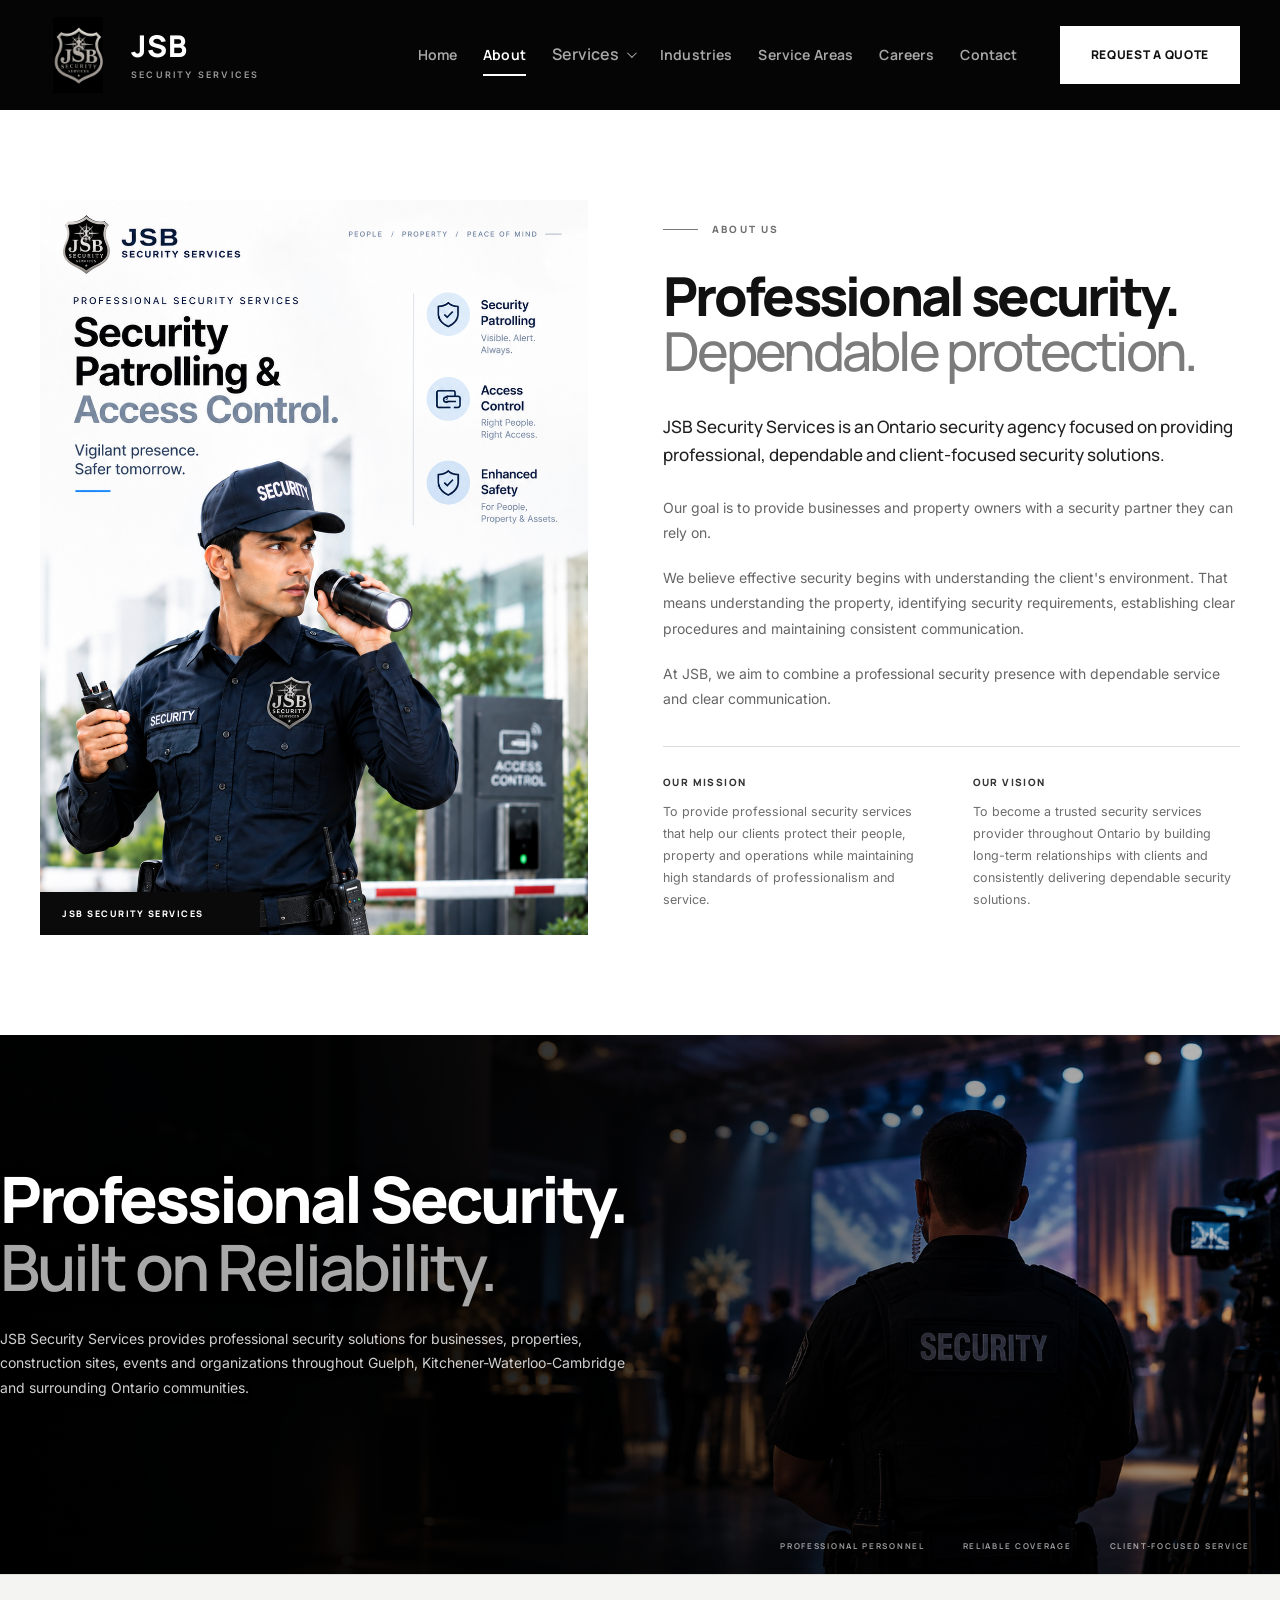
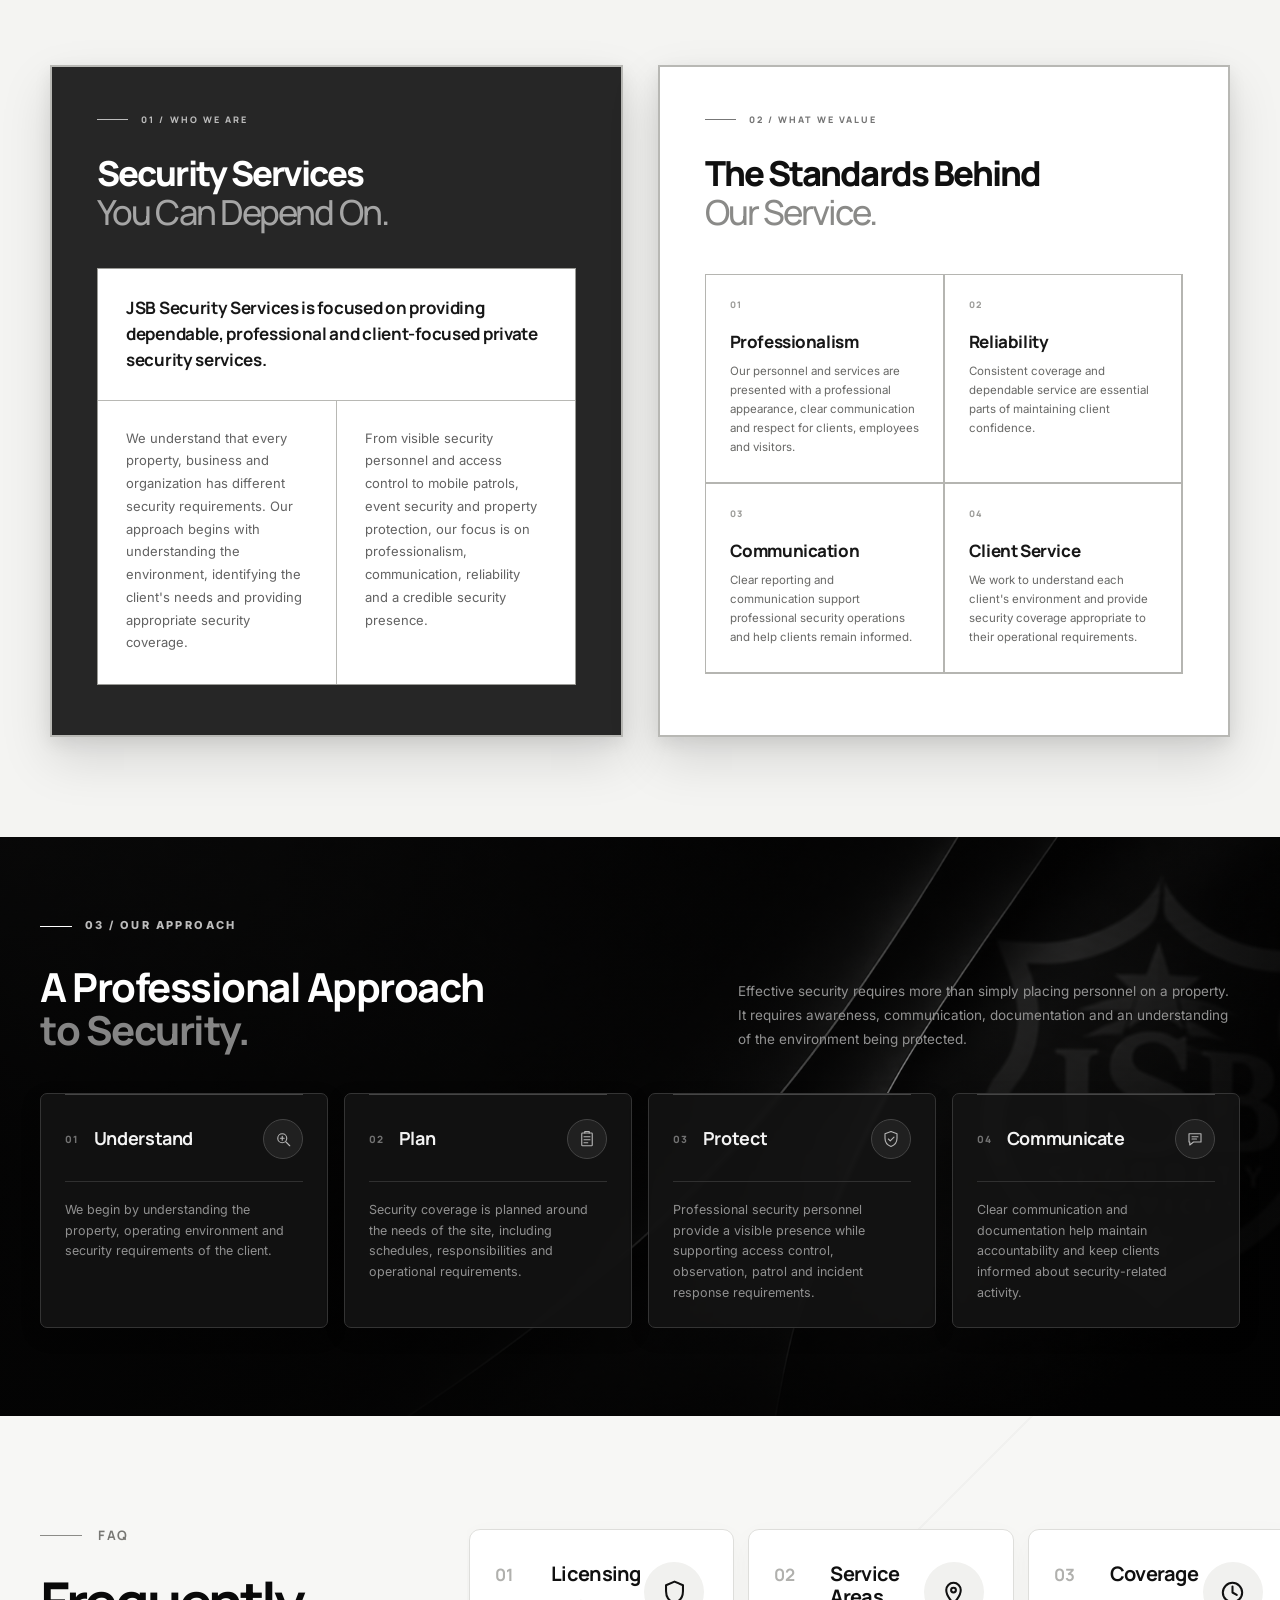
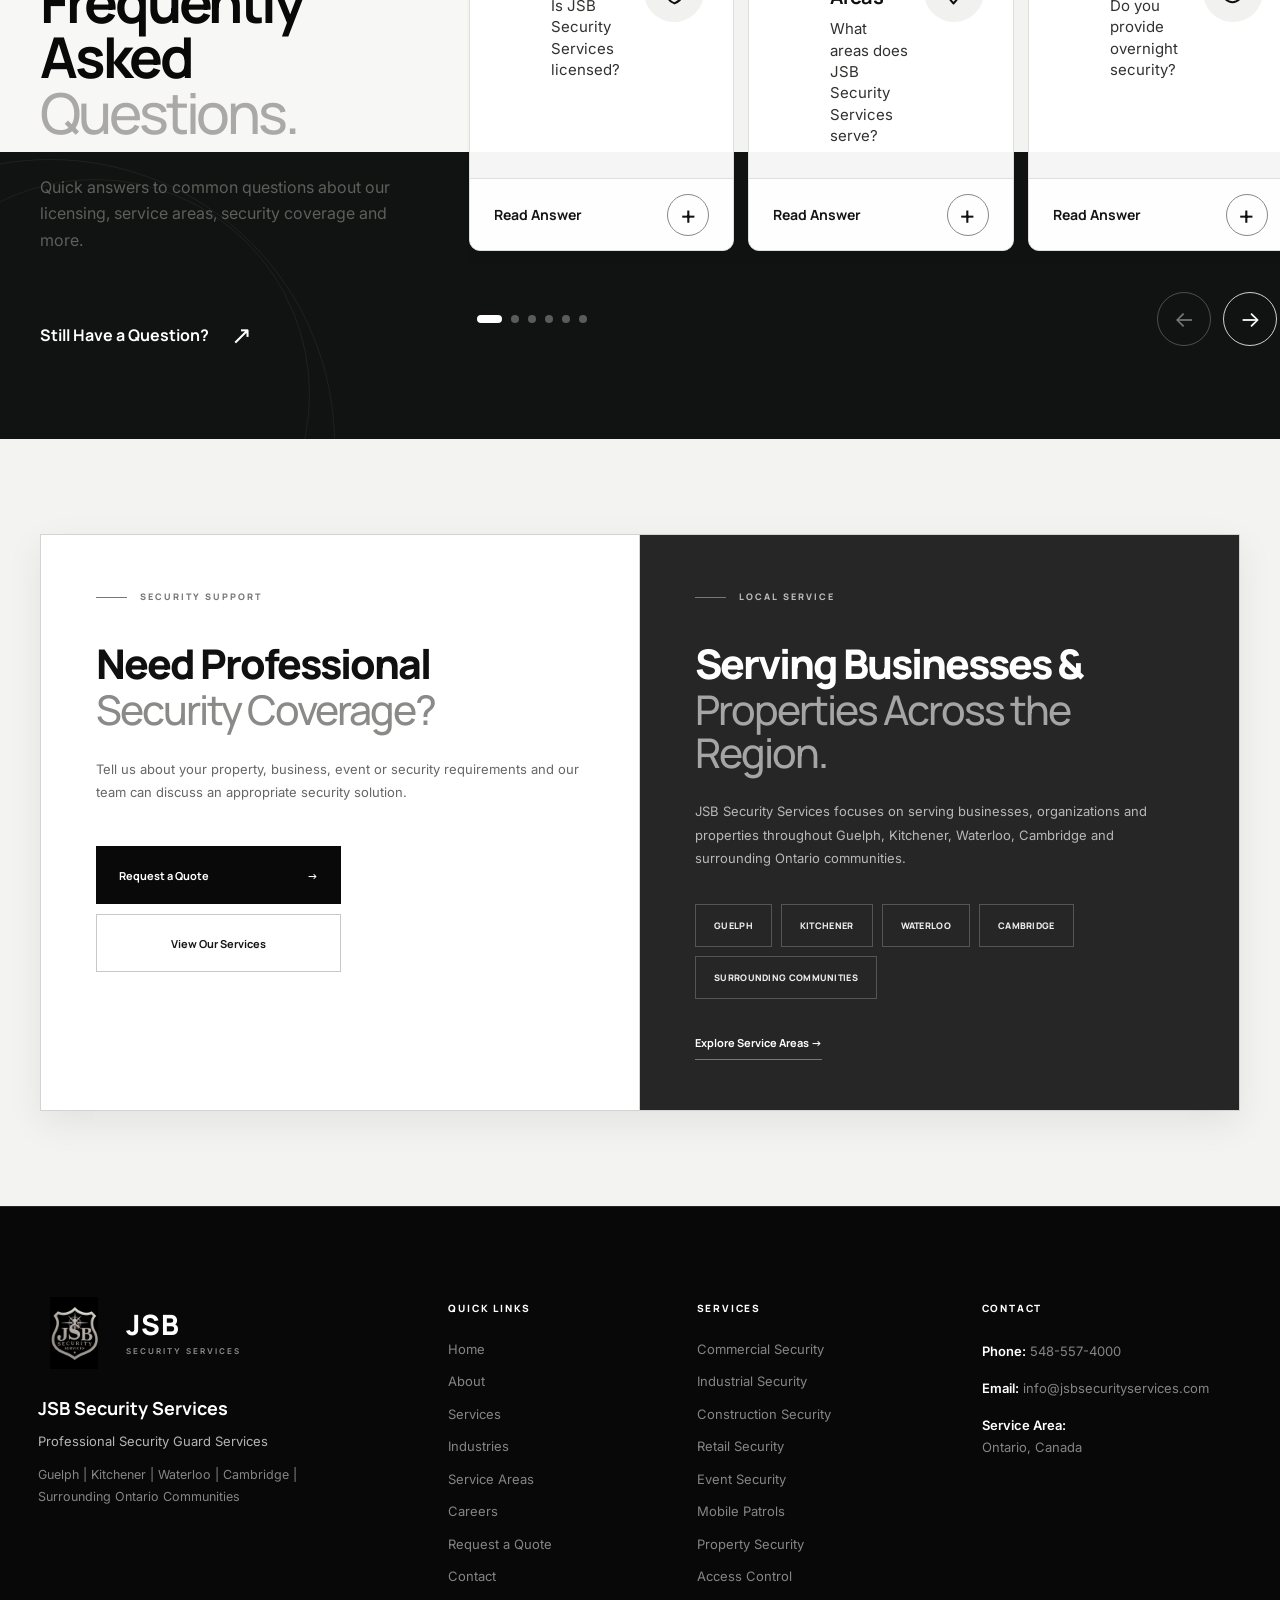
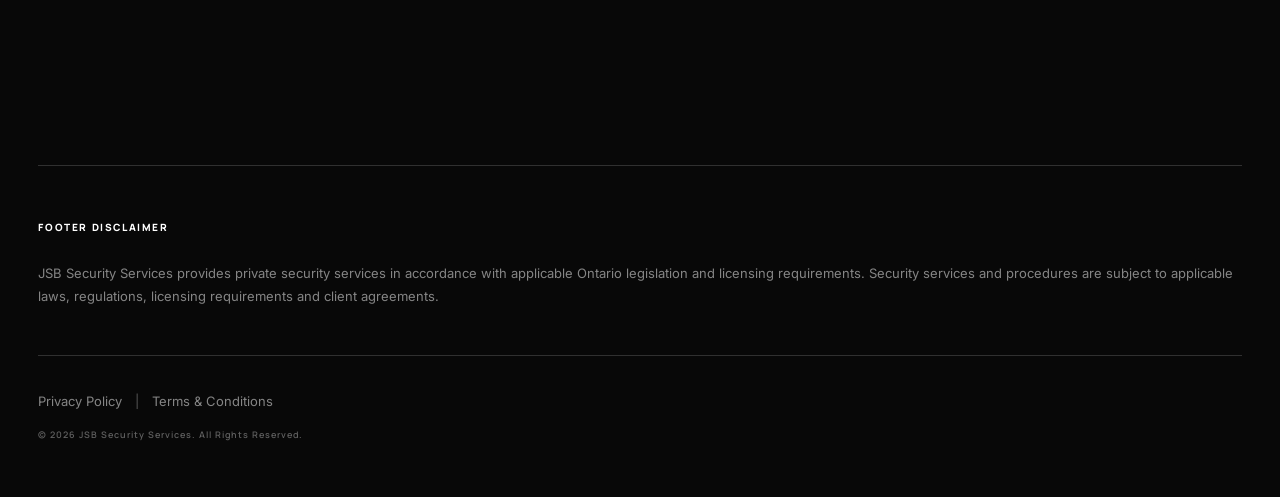
<file: frontend/about.html>
<!DOCTYPE html>
<html lang="en">

<head>
    <meta charset="UTF-8">
    <meta name="viewport" content="width=device-width, initial-scale=1.0">

    <title>About Us | JSB Security Services</title>
    <link rel="icon" type="image/png" href="/favicon.png">
<link rel="apple-touch-icon" href="/apple-touch-icon.png">

    <!-- Google Fonts -->
    <link rel="preconnect" href="https://fonts.googleapis.com">
    <link rel="preconnect" href="https://fonts.gstatic.com" crossorigin>

    <link
        href="https://fonts.googleapis.com/css2?family=Inter:wght@400;500;600;700&family=Manrope:wght@500;600;700;800&display=swap"
        rel="stylesheet"
    >

    <!-- Existing Main CSS -->
    <link rel="stylesheet" href="css/style.css">
</head>



<body class="about-page home-page"></body>

<!-- =====================================================
     HEADER
===================================================== -->

<header class="site-header">

    <div class="header-inner">

        <!-- BRAND -->
        <a href="../index.html" class="brand">

            <img
                src="../Logo.jpeg"
                alt="JSB Security Services"
                class="brand-logo"
            >

            <div class="brand-copy">
                <strong>JSB</strong>
                <span>SECURITY SERVICES</span>
            </div>

        </a>


        <!-- NAVIGATION -->
        <nav class="navigation">

            <a href="../index.html" class="nav-link">
                Home
            </a>

            <a href="about.html" class="nav-link active">
                About
            </a>

            <!-- =========================================
     SERVICES MEGA MENU
========================================= -->

<div class="nav-services-mega" id="servicesMega">

    <button
        class="nav-link nav-services-trigger"
        id="servicesMegaTrigger"
        type="button"
        aria-expanded="false"
        aria-controls="servicesMegaMenu"
    >
        Services
        <span class="nav-services-chevron"></span>
    </button>


    <div class="services-mega-menu" id="servicesMegaMenu">

        <div class="services-mega-inner">

            <!-- LEFT SERVICES -->
            <div class="services-mega-list">

                <div class="services-mega-label">
                    OUR SERVICES
                </div>

                <a href="services.html#security-guards"
                   class="services-mega-item active"
                   data-service="guards">
                    Security Guards
                </a>

                <a href="services.html#mobile-patrol"
                   class="services-mega-item"
                   data-service="mobile">
                    Mobile Patrol
                </a>

                <a href="services.html#access-control"
                   class="services-mega-item"
                   data-service="access">
                    Access Control
                </a>

                <a href="services.html#cctv-monitoring"
                   class="services-mega-item"
                   data-service="cctv">
                    CCTV / Monitoring
                </a>

                <a href="services.html#loss-prevention"
                   class="services-mega-item"
                   data-service="loss">
                    Loss Prevention
                </a>

                <a href="services.html#construction-security"
                   class="services-mega-item"
                   data-service="construction">
                    Construction / Site Security
                </a>

                <a href="services.html#event-security"
                   class="services-mega-item"
                   data-service="event">
                    Event Security
                </a>

                <a href="services.html#commercial-industrial-security"
                   class="services-mega-item"
                   data-service="commercial">
                    Commercial / Industrial Security
                </a>

            </div>


            <!-- CENTER DETAILS -->
            <div class="services-mega-details">

                <div class="services-mega-label">
                    EXPLORE
                </div>

                <a
                    href="services.html#security-guards"
                    class="services-mega-title"
                    id="megaServiceTitleLink"
                >
                    <span id="megaServiceTitle">
                        Security Guards
                    </span>

                    <b>→</b>
                </a>

                <p id="megaServiceDescription">
                    Professional on-site security personnel focused on
                    visibility, access awareness, incident reporting,
                    and a calm, professional presence.
                </p>

                <div
                    class="services-mega-tags"
                    id="megaServiceTags"
                >
                    <span>On-Site Security</span>
                    <span>Visibility</span>
                    <span>Incident Reporting</span>
                </div>

                <a
                    href="services.html#security-guards"
                    class="services-mega-learn"
                    id="megaServiceLearn"
                >
                    Learn More
                    <span>↗</span>
                </a>

            </div>


            <!-- RIGHT IMAGE -->
            <div class="services-mega-visual">

                <img
                    src="../guard.png"
                    alt="Security Guards"
                    id="megaServiceImage"
                    class="services-mega-image"
                >

                <div class="services-mega-image-shade"></div>

                <div
                    class="services-mega-image-number"
                    id="megaServiceNumber"
                >
                    01
                </div>

                <div class="services-mega-image-info">

                    <span>JSB SECURITY SERVICES</span>

                    <strong id="megaServiceImageTitle">
                        Security Guards
                    </strong>

                </div>

            </div>

        </div>

    </div>

</div>

            <a href="industries.html" class="nav-link">
                Industries
            </a>

            <a href="service-areas.html" class="nav-link">
                Service Areas
            </a>

            <a href="careers.html" class="nav-link">
                Careers
            </a>

            <a href="contact.html" class="nav-link">
                Contact
            </a>

        </nav>


        <!-- QUOTE BUTTON -->
        <a href="contact.html" class="quote-button">
            Request a Quote
        </a>

    </div>

</header>



<main>


<!-- =====================================================
     01 — ABOUT OVERVIEW
===================================================== -->

<section class="about-overview">

    <div class="container about-overview-grid">


        <!-- LEFT IMAGE -->

        <div class="about-overview-visual">

            <img
                src="../about img.png"
                alt="JSB Security Services professional security"
                class="about-overview-image"
            >

            <div class="about-overview-image-label">
                JSB SECURITY SERVICES
            </div>

        </div>



        <!-- RIGHT CONTENT -->

        <div class="about-overview-content">


            <div class="about-overview-eyebrow">

                <span></span>

                ABOUT US

            </div>


            <h2>

                Professional security.

                <em>
                    Dependable protection.
                </em>

            </h2>


            <p class="about-overview-lead">

                JSB Security Services is an Ontario security agency
                focused on providing professional, dependable and
                client-focused security solutions.

            </p>


            <p>

                Our goal is to provide businesses and property owners
                with a security partner they can rely on.

            </p>


            <p>

                We believe effective security begins with understanding
                the client's environment. That means understanding the
                property, identifying security requirements, establishing
                clear procedures and maintaining consistent communication.

            </p>


            <p>

                At JSB, we aim to combine a professional security
                presence with dependable service and clear communication.

            </p>



            <!-- MISSION + VISION -->

            <div class="about-overview-mv">


                <div class="about-overview-mv-item">

                    <h3>
                        OUR MISSION
                    </h3>

                    <p>

                        To provide professional security services that
                        help our clients protect their people, property
                        and operations while maintaining high standards
                        of professionalism and service.

                    </p>

                </div>



                <div class="about-overview-mv-item">

                    <h3>
                        OUR VISION
                    </h3>

                    <p>

                        To become a trusted security services provider
                        throughout Ontario by building long-term
                        relationships with clients and consistently
                        delivering dependable security solutions.

                    </p>

                </div>


            </div>


        </div>

    </div>

</section>



<!-- =====================================================
     02 — ABOUT HERO
===================================================== -->

<section class="about-hero">

    <!-- Background image controlled through style.css -->
    <div class="about-hero-bg"></div>

    <div class="about-hero-overlay"></div>


    <div class="container about-hero-content">


        
        

    


        <h1>

            Professional Security.

            <em>
                Built on Reliability.
            </em>

        </h1>


        <p>

            JSB Security Services provides professional security
            solutions for businesses, properties, construction sites,
            events and organizations throughout Guelph,
            Kitchener-Waterloo-Cambridge and surrounding Ontario
            communities.

        </p>


    </div>


    <div class="about-hero-bottom">

        <span>
            PROFESSIONAL PERSONNEL
        </span>

        <span>
            RELIABLE COVERAGE
        </span>

        <span>
            CLIENT-FOCUSED SERVICE
        </span>

    </div>

</section>



<!-- =====================================================
     03 — WHO WE ARE + WHAT WE VALUE
     UPDATED COMBINED SECTION
===================================================== -->

<section class="about-company-split">

    <div class="container">

        <div class="about-company-split-grid">


            <!-- =================================================
                 LEFT CARD — WHO WE ARE
            ================================================== -->

            <div class="about-company-left">


                <div class="about-split-eyebrow">

                    <span></span>

                    01 / WHO WE ARE

                </div>


                <h2>

                    Security Services

                    <em>
                        You Can Depend On.
                    </em>

                </h2>



                <div class="about-who-content">

    <!-- TOP FULL-WIDTH ROW -->
    <div class="about-who-lead">
        JSB Security Services is focused on providing
        dependable, professional and client-focused
        private security services.
    </div>

    <!-- BOTTOM 2-COLUMN TABLE ROW -->
    <div class="about-who-columns">

        <div class="about-who-column">
            <p>
                We understand that every property, business and
                organization has different security requirements.
                Our approach begins with understanding the
                environment, identifying the client's needs and
                providing appropriate security coverage.
            </p>
        </div>

        <div class="about-who-column">
            <p>
                From visible security personnel and access control
                to mobile patrols, event security and property
                protection, our focus is on professionalism,
                communication, reliability and a credible
                security presence.
            </p>
        </div>

    </div>

</div>

            </div>



            <!-- =================================================
                 RIGHT CARD — WHAT WE VALUE
            ================================================== -->

            <div class="about-company-right">


                <div class="about-split-eyebrow">

                    <span></span>

                    02 / WHAT WE VALUE

                </div>


                <h2>

                    The Standards Behind

                    <em>
                        Our Service.
                    </em>

                </h2>



                <!-- =============================================
                     STANDARDS — 2 × 2 GRID
                ============================================== -->

                <div class="about-standards-list">


                    <!-- STANDARD 01 -->

                    <div class="about-standard-row">

                        <span class="about-standard-number">
                            01
                        </span>


                        <div class="about-standard-content">

                            <h3>
                                Professionalism
                            </h3>

                            <p>

                                Our personnel and services are presented
                                with a professional appearance, clear
                                communication and respect for clients,
                                employees and visitors.

                            </p>

                        </div>

                    </div>



                    <!-- STANDARD 02 -->

                    <div class="about-standard-row">

                        <span class="about-standard-number">
                            02
                        </span>


                        <div class="about-standard-content">

                            <h3>
                                Reliability
                            </h3>

                            <p>

                                Consistent coverage and dependable service
                                are essential parts of maintaining client
                                confidence.

                            </p>

                        </div>

                    </div>



                    <!-- STANDARD 03 -->

                    <div class="about-standard-row">

                        <span class="about-standard-number">
                            03
                        </span>


                        <div class="about-standard-content">

                            <h3>
                                Communication
                            </h3>

                            <p>

                                Clear reporting and communication support
                                professional security operations and help
                                clients remain informed.

                            </p>

                        </div>

                    </div>



                    <!-- STANDARD 04 -->

                    <div class="about-standard-row">

                        <span class="about-standard-number">
                            04
                        </span>


                        <div class="about-standard-content">

                            <h3>
                                Client Service
                            </h3>

                            <p>

                                We work to understand each client's
                                environment and provide security coverage
                                appropriate to their operational requirements.

                            </p>

                        </div>

                    </div>


                </div>


            </div>


        </div>

    </div>

</section>



<!-- =====================================================
     04 — OUR APPROACH
===================================================== -->

<section
    class="about-approach"
    style="
        background-image:
            linear-gradient(
                90deg,
                rgba(5,5,5,0.72) 0%,
                rgba(5,5,5,0.58) 48%,
                rgba(5,5,5,0.35) 100%
            ),
            url('../our approach.png') !important;

        background-size: cover !important;
        background-position: right center !important;
        background-repeat: no-repeat !important;
        background-color: #070707 !important;
    "
>

    <div class="container">

        <div class="about-section-heading">

            <div>
                <div class="eyebrow light">
                    <span></span>
                    03 / OUR APPROACH
                </div>

                <h2>
                    A Professional Approach
                    <em>to Security.</em>
                </h2>
            </div>

            <p>
                Effective security requires more than simply placing
                personnel on a property. It requires awareness,
                communication, documentation and an understanding of
                the environment being protected.
            </p>

        </div>


        <div class="about-approach-grid">

            <!-- 01 UNDERSTAND -->
            <article class="about-approach-card">

                <div class="approach-card-top">

                    <span class="about-card-number">01</span>

                    <h3>Understand</h3>

                    <div class="approach-icon">
                        <!-- Search / Understand -->
                        <svg viewBox="0 0 24 24">
                            <circle cx="11" cy="11" r="6"></circle>
                            <path d="M16 16L21 21"></path>
                            <path d="M8.5 11h5"></path>
                            <path d="M11 8.5v5"></path>
                        </svg>
                    </div>

                </div>

                <p>
                    We begin by understanding the property, operating
                    environment and security requirements of the client.
                </p>

            </article>


            <!-- 02 PLAN -->
            <article class="about-approach-card">

                <div class="approach-card-top">

                    <span class="about-card-number">02</span>

                    <h3>Plan</h3>

                    <div class="approach-icon">
                        <!-- Clipboard / Plan -->
                        <svg viewBox="0 0 24 24">
                            <rect x="5" y="4" width="14" height="17" rx="1"></rect>
                            <path d="M9 4V2h6v2"></path>
                            <path d="M8 9h8"></path>
                            <path d="M8 13h8"></path>
                            <path d="M8 17h5"></path>
                        </svg>
                    </div>

                </div>

                <p>
                    Security coverage is planned around the needs of the
                    site, including schedules, responsibilities and
                    operational requirements.
                </p>

            </article>


            <!-- 03 PROTECT -->
            <article class="about-approach-card">

                <div class="approach-card-top">

                    <span class="about-card-number">03</span>

                    <h3>Protect</h3>

                    <div class="approach-icon">
                        <!-- Shield / Protect -->
                        <svg viewBox="0 0 24 24">
                            <path d="M12 2L20 5V11C20 16 16.8 20.2 12 22C7.2 20.2 4 16 4 11V5L12 2Z"></path>
                            <path d="M8.5 12L11 14.5L16 9.5"></path>
                        </svg>
                    </div>

                </div>

                <p>
                    Professional security personnel provide a visible
                    presence while supporting access control, observation,
                    patrol and incident response requirements.
                </p>

            </article>


            <!-- 04 COMMUNICATE -->
            <article class="about-approach-card">

                <div class="approach-card-top">

                    <span class="about-card-number">04</span>

                    <h3>Communicate</h3>

                    <div class="approach-icon">
                        <!-- Message / Communication -->
                        <svg viewBox="0 0 24 24">
                            <path d="M4 5H20V16H10L5 20V16H4V5Z"></path>
                            <path d="M8 9H16"></path>
                            <path d="M8 12H14"></path>
                        </svg>
                    </div>

                </div>

                <p>
                    Clear communication and documentation help maintain
                    accountability and keep clients informed about
                    security-related activity.
                </p>

            </article>

        </div>

    </div>

</section>
<section class="home-faq-section" id="faq">

    <!-- Decorative background -->
    <div class="home-faq-bg-line home-faq-bg-line-one"></div>
    <div class="home-faq-bg-line home-faq-bg-line-two"></div>

    <div class="container home-faq-layout">


        <!-- =================================================
             LEFT CONTENT
        ================================================== -->

        <div class="home-faq-intro">

            <div class="home-faq-eyebrow">
                <span></span>
                FAQ
            </div>

            <h2>
                Frequently Asked
                <em>Questions.</em>
            </h2>

            <p>
                Quick answers to common questions about our licensing,
                service areas, security coverage and more.
            </p>

            <a href="contact.html" class="home-faq-contact-link">
                Still Have a Question?
                <span>↗</span>
            </a>

        </div>


        <!-- =================================================
             RIGHT FAQ SLIDER
        ================================================== -->

        <div class="home-faq-content">

            <div class="home-faq-viewport">

                <div class="home-faq-track" id="homeFaqTrack">


                    <!-- ================= FAQ 01 ================= -->

                    <article class="home-faq-card">

                        <div class="home-faq-card-top">

                            <span class="home-faq-number">
                                01
                            </span>

                            <div class="home-faq-title-wrap">

                                <h3>Licensing</h3>

                                <p>
                                    Is JSB Security Services licensed?
                                </p>

                            </div>

                            <div class="home-faq-icon">

                                <svg viewBox="0 0 24 24" aria-hidden="true">
                                    <path d="M12 3L19 6V11C19 15.5 16.2 19.4 12 21C7.8 19.4 5 15.5 5 11V6L12 3Z"/>
                                </svg>

                            </div>

                        </div>


                        <div class="home-faq-answer">

                            <p>
                                Yes. JSB Security Services operates as an
                                Ontario-licensed security agency.
                            </p>

                            <div class="home-faq-note">

                                <span>i</span>

                                <em>
                                    Current agency licence information will be
                                    added after the exact licence details have
                                    been verified.
                                </em>

                            </div>

                        </div>


                        <button
                            class="home-faq-toggle"
                            type="button"
                            aria-expanded="false"
                        >
                            <span>Read Answer</span>
                            <b>+</b>
                        </button>

                    </article>



                    <!-- ================= FAQ 02 ================= -->

                    <article class="home-faq-card">

                        <div class="home-faq-card-top">

                            <span class="home-faq-number">
                                02
                            </span>

                            <div class="home-faq-title-wrap">

                                <h3>Service Areas</h3>

                                <p>
                                    What areas does JSB Security Services serve?
                                </p>

                            </div>

                            <div class="home-faq-icon">

                                <svg viewBox="0 0 24 24" aria-hidden="true">
                                    <path d="M12 21S18 15.5 18 10A6 6 0 1 0 6 10C6 15.5 12 21 12 21Z"/>
                                    <circle cx="12" cy="10" r="2"/>
                                </svg>

                            </div>

                        </div>


                        <div class="home-faq-answer">

                            <p>
                                We primarily serve Guelph,
                                Kitchener-Waterloo-Cambridge and surrounding
                                communities, with additional locations
                                considered based on requirements and availability.
                            </p>

                        </div>


                        <button
                            class="home-faq-toggle"
                            type="button"
                            aria-expanded="false"
                        >
                            <span>Read Answer</span>
                            <b>+</b>
                        </button>

                    </article>



                    <!-- ================= FAQ 03 ================= -->

                    <article class="home-faq-card">

                        <div class="home-faq-card-top">

                            <span class="home-faq-number">
                                03
                            </span>

                            <div class="home-faq-title-wrap">

                                <h3>Coverage</h3>

                                <p>
                                    Do you provide overnight security?
                                </p>

                            </div>

                            <div class="home-faq-icon">

                                <svg viewBox="0 0 24 24" aria-hidden="true">
                                    <circle cx="12" cy="12" r="8"/>
                                    <path d="M12 7V12L15.5 14"/>
                                </svg>

                            </div>

                        </div>


                        <div class="home-faq-answer">

                            <p>
                                Yes. Day and overnight security coverage can
                                be arranged based on the client's requirements.
                            </p>

                        </div>


                        <button
                            class="home-faq-toggle"
                            type="button"
                            aria-expanded="false"
                        >
                            <span>Read Answer</span>
                            <b>+</b>
                        </button>

                    </article>



                    <!-- ================= FAQ 04 ================= -->

                    <article class="home-faq-card">

                        <div class="home-faq-card-top">

                            <span class="home-faq-number">
                                04
                            </span>

                            <div class="home-faq-title-wrap">

                                <h3>Construction</h3>

                                <p>
                                    Can JSB provide security for a construction site?
                                </p>

                            </div>

                            <div class="home-faq-icon">

                                <svg viewBox="0 0 24 24" aria-hidden="true">
                                    <path d="M4 20H20"/>
                                    <path d="M6 20V10L12 5L18 10V20"/>
                                    <path d="M9 20V14H15V20"/>
                                </svg>

                            </div>

                        </div>


                        <div class="home-faq-answer">

                            <p>
                                Yes. Construction-site security can include
                                site monitoring, patrols, access monitoring
                                and incident documentation.
                            </p>

                        </div>


                        <button
                            class="home-faq-toggle"
                            type="button"
                            aria-expanded="false"
                        >
                            <span>Read Answer</span>
                            <b>+</b>
                        </button>

                    </article>



                    <!-- ================= FAQ 05 ================= -->

                    <article class="home-faq-card">

                        <div class="home-faq-card-top">

                            <span class="home-faq-number">
                                05
                            </span>

                            <div class="home-faq-title-wrap">

                                <h3>Event Security</h3>

                                <p>
                                    Do you provide event security?
                                </p>

                            </div>

                            <div class="home-faq-icon">

                                <svg viewBox="0 0 24 24" aria-hidden="true">
                                    <path d="M5 20V10"/>
                                    <path d="M19 20V10"/>
                                    <path d="M3 10H21"/>
                                    <path d="M7 10V6"/>
                                    <path d="M17 10V6"/>
                                    <path d="M7 6H17"/>
                                </svg>

                            </div>

                        </div>


                        <div class="home-faq-answer">

                            <p>
                                Yes. JSB can provide professional security
                                personnel for events and venues based on the
                                event's requirements.
                            </p>

                        </div>


                        <button
                            class="home-faq-toggle"
                            type="button"
                            aria-expanded="false"
                        >
                            <span>Read Answer</span>
                            <b>+</b>
                        </button>

                    </article>



                    <!-- ================= FAQ 06 ================= -->

                    <article class="home-faq-card">

                        <div class="home-faq-card-top">

                            <span class="home-faq-number">
                                06
                            </span>

                            <div class="home-faq-title-wrap">

                                <h3>Guard Coverage</h3>

                                <p>
                                    Can I request a specific number of guards?
                                </p>

                            </div>

                            <div class="home-faq-icon">

                                <svg viewBox="0 0 24 24" aria-hidden="true">
                                    <circle cx="9" cy="8" r="3"/>
                                    <circle cx="16" cy="9" r="2.5"/>
                                    <path d="M3.5 19C4 15.5 6 13.5 9 13.5C12 13.5 14 15.5 14.5 19"/>
                                    <path d="M14 14C17 13.5 19.5 15 20 18"/>
                                </svg>

                            </div>

                        </div>


                        <div class="home-faq-answer">

                            <p>
                                Yes. Tell us the size and nature of the
                                site/event, operating hours and your requirements
                                so we can discuss appropriate coverage.
                            </p>

                        </div>


                        <button
                            class="home-faq-toggle"
                            type="button"
                            aria-expanded="false"
                        >
                            <span>Read Answer</span>
                            <b>+</b>
                        </button>

                    </article>



                    <!-- ================= FAQ 07 ================= -->

                    <article class="home-faq-card">

                        <div class="home-faq-card-top">

                            <span class="home-faq-number">
                                07
                            </span>

                            <div class="home-faq-title-wrap">

                                <h3>Quotes</h3>

                                <p>
                                    How do I get a quote?
                                </p>

                            </div>

                            <div class="home-faq-icon">

                                <svg viewBox="0 0 24 24" aria-hidden="true">
                                    <path d="M5 4H19V20H5Z"/>
                                    <path d="M8 8H16"/>
                                    <path d="M8 12H16"/>
                                    <path d="M8 16H13"/>
                                </svg>

                            </div>

                        </div>


                        <div class="home-faq-answer">

                            <p>
                                Complete our online quote form or contact JSB directly.
                            </p>

                        </div>


                        <button
                            class="home-faq-toggle"
                            type="button"
                            aria-expanded="false"
                        >
                            <span>Read Answer</span>
                            <b>+</b>
                        </button>

                    </article>



                    <!-- ================= FAQ 08 ================= -->

                    <article class="home-faq-card">

                        <div class="home-faq-card-top">

                            <span class="home-faq-number">
                                08
                            </span>

                            <div class="home-faq-title-wrap">

                                <h3>Security Guards</h3>

                                <p>
                                    Are your security guards licensed?
                                </p>

                            </div>

                            <div class="home-faq-icon">

                                <svg viewBox="0 0 24 24" aria-hidden="true">
                                    <path d="M12 3L19 6V11C19 15.5 16.2 19.4 12 21C7.8 19.4 5 15.5 5 11V6L12 3Z"/>
                                    <path d="M9 12L11 14L15 10"/>
                                </svg>

                            </div>

                        </div>


                        <div class="home-faq-answer">

                            <p>
                                JSB only deploys security personnel who meet
                                applicable Ontario licensing requirements.
                            </p>

                        </div>


                        <button
                            class="home-faq-toggle"
                            type="button"
                            aria-expanded="false"
                        >
                            <span>Read Answer</span>
                            <b>+</b>
                        </button>

                    </article>


                </div>
            </div>


            <!-- =================================================
                 SLIDER CONTROLS
            ================================================== -->

            <div class="home-faq-controls">

                <div
                    class="home-faq-dots"
                    id="homeFaqDots"
                ></div>


                <div class="home-faq-arrows">

                    <button
                        class="home-faq-arrow"
                        id="homeFaqPrev"
                        type="button"
                        aria-label="Previous FAQs"
                    >
                        ←
                    </button>

                    <button
                        class="home-faq-arrow"
                        id="homeFaqNext"
                        type="button"
                        aria-label="Next FAQs"
                    >
                        →
                    </button>

                </div>

            </div>

        </div>

    </div>

</section>


<!-- =====================================================
     LOCAL SERVICE + SECURITY SUPPORT
===================================================== -->

<section class="about-local-cta">

    <div class="container">

        <div class="about-local-cta-grid">


            <!-- =========================================
                 LEFT — SECURITY SUPPORT
            ========================================== -->

            <div class="about-local-cta-column about-support-column">

                <div class="about-combined-eyebrow">
                    <span></span>
                    SECURITY SUPPORT
                </div>

                <h2>
                    Need Professional
                    <em>Security Coverage?</em>
                </h2>

                <p>
                    Tell us about your property, business, event or security
                    requirements and our team can discuss an appropriate
                    security solution.
                </p>

                <div class="about-combined-actions">

                    <a href="contact.html" class="about-combined-primary">
                        <span>Request a Quote</span>
                        <span class="button-arrow">→</span>
                    </a>

                    <a href="services.html" class="about-combined-secondary">
                        View Our Services
                    </a>

                </div>

            </div>


            <!-- =========================================
                 RIGHT — LOCAL SERVICE
            ========================================== -->

            <div class="about-local-cta-column about-service-column">

                <div class="about-combined-eyebrow">
                    <span></span>
                     LOCAL SERVICE
                </div>

                <h2>
                    Serving Businesses &
                    <em>Properties Across the Region.</em>
                </h2>

                <p>
                    JSB Security Services focuses on serving businesses,
                    organizations and properties throughout Guelph,
                    Kitchener, Waterloo, Cambridge and surrounding
                    Ontario communities.
                </p>


                <div class="about-combined-locations">

                    <span>Guelph</span>
                    <span>Kitchener</span>
                    <span>Waterloo</span>
                    <span>Cambridge</span>
                    <span>Surrounding Communities</span>

                </div>


                <a href="service-areas.html" class="about-combined-link">
                    Explore Service Areas →
                </a>

            </div>


        </div>

    </div>

</section>


</main>



<!-- =====================================================
     FOOTER
===================================================== -->

<!-- =========================================================
     JSB SECURITY SERVICES — COMMON FOOTER
     FOR ALL FRONTEND PAGES
========================================================= -->

<footer class="site-footer">

    <div class="container">

        <!-- =========================
             TOP FOOTER GRID
        ========================== -->
        <div class="footer-grid">

            <!-- BRAND -->
            <div class="footer-brand-block">

                <a href="../index.html" class="footer-logo">

                    <img
                        src="../Logo.jpeg"
                        alt="JSB Security Services"
                        class="footer-logo-image"
                    >

                    <div class="footer-logo-text">
                        <strong>JSB</strong>
                        <span>SECURITY SERVICES</span>
                    </div>

                </a>

                <h3 class="footer-company-title">
                    JSB Security Services
                </h3>

                <p class="footer-service-title">
                    Professional Security Guard Services
                </p>

                <p class="footer-description">
                    Guelph | Kitchener | Waterloo | Cambridge |
                    Surrounding Ontario Communities
                </p>

            </div>


            <!-- QUICK LINKS -->
            <div class="footer-column">

                <h4>QUICK LINKS</h4>

                <a href="../index.html">Home</a>
                <a href="about.html">About</a>
                <a href="services.html">Services</a>
                <a href="industries.html">Industries</a>
                <a href="service-areas.html">Service Areas</a>
                <a href="careers.html">Careers</a>
                <a href="contact.html">Request a Quote</a>
                <a href="contact.html">Contact</a>

            </div>


            <!-- SERVICES -->
            <div class="footer-column">

                <h4>SERVICES</h4>

                <a href="services.html#commercial-industrial-security">
                    Commercial Security
                </a>

                <a href="services.html#commercial-industrial-security">
                    Industrial Security
                </a>

                <a href="services.html#construction-security">
                    Construction Security
                </a>

                <a href="services.html#loss-prevention">
                    Retail Security
                </a>

                <a href="services.html#event-security">
                    Event Security
                </a>

                <a href="services.html#mobile-patrol">
                    Mobile Patrols
                </a>

                <a href="services.html#security-guards">
                    Property Security
                </a>

                <a href="services.html#access-control">
                    Access Control
                </a>

            </div>


            <!-- CONTACT -->
            <div class="footer-column footer-contact">

                <h4>CONTACT</h4>

                <p>
                    <strong>Phone:</strong>
                    <a href="tel:+15485574000">
                        548-557-4000
                    </a>
                </p>

                <p>
                    <strong>Email:</strong>
                    <a href="mailto: info@jsbsecurityservices.com">
                         info@jsbsecurityservices.com
                    </a>
                </p>

                <p>
                    <strong>Service Area:</strong><br>
                    Ontario, Canada
                </p>

            </div>

        </div>


        <!-- =========================
             FOOTER DISCLAIMER
        ========================== -->
        <div class="footer-disclaimer">

            <h4>FOOTER DISCLAIMER</h4>

            <blockquote>
                JSB Security Services provides private security services in accordance
                with applicable Ontario legislation and licensing requirements.
                Security services and procedures are subject to applicable laws,
                regulations, licensing requirements and client agreements.
            </blockquote>

        </div>


        <!-- =========================
             LEGAL LINKS
        ========================== -->
        <div class="footer-legal">

            <div class="footer-legal-links">

                <a href="privacy-policy.html">
                    Privacy Policy
                </a>

                <span>|</span>

                <a href="terms-conditions.html">
                    Terms &amp; Conditions
                </a>

            </div>

        </div>


        <!-- =========================
             COPYRIGHT
        ========================== -->
        <div class="footer-bottom">

            <span>
                © 2026 JSB Security Services. All Rights Reserved.
            </span>

        </div>

    </div>

</footer>
<script>
document.addEventListener("DOMContentLoaded", function () {

    const faqTrack = document.getElementById("homeFaqTrack");
    const faqViewport = document.querySelector(".home-faq-viewport");
    const faqCards = Array.from(document.querySelectorAll(".home-faq-card"));
    const prevBtn = document.getElementById("homeFaqPrev");
    const nextBtn = document.getElementById("homeFaqNext");
    const dotsWrap = document.getElementById("homeFaqDots");

    if (
        !faqTrack ||
        !faqViewport ||
        !faqCards.length ||
        !prevBtn ||
        !nextBtn ||
        !dotsWrap
    ) return;

    let currentIndex = 0;
    let faqAutoPlay = null;
    const autoPlayDelay = 5000;

    /* =========================
       VISIBLE CARDS
    ========================= */

    function getVisibleCards() {
        if (window.innerWidth <= 700) return 1;
        if (window.innerWidth <= 1050) return 2;
        return 3;
    }

    /* =========================
       TRACK GAP
    ========================= */

    function getGap() {
        const styles = window.getComputedStyle(faqTrack);

        return (
            parseFloat(styles.columnGap) ||
            parseFloat(styles.gap) ||
            0
        );
    }

    /* =========================
       MAX INDEX
    ========================= */

    function getMaxIndex() {
        return Math.max(
            0,
            faqCards.length - getVisibleCards()
        );
    }

    /* =========================
       UPDATE SLIDER
    ========================= */

    function updateFaqSlider() {

        const cardWidth =
            faqCards[0].getBoundingClientRect().width;

        const gap = getGap();
        const maxIndex = getMaxIndex();

        if (currentIndex > maxIndex) {
            currentIndex = 0;
        }

        if (currentIndex < 0) {
            currentIndex = maxIndex;
        }

        const move =
            currentIndex * (cardWidth + gap);

        faqTrack.style.transform =
            `translate3d(-${move}px, 0, 0)`;

        updateDots();
    }

    /* =========================
       DOTS
    ========================= */

    function createDots() {

        dotsWrap.innerHTML = "";

        const totalDots =
            getMaxIndex() + 1;

        for (let i = 0; i < totalDots; i++) {

            const dot =
                document.createElement("button");

            dot.type = "button";
            dot.className = "home-faq-dot";

            dot.setAttribute(
                "aria-label",
                `Go to FAQ slide ${i + 1}`
            );

            dot.addEventListener("click", function () {

                currentIndex = i;

                closeAllAnswers();
                updateFaqSlider();
                restartFaqAutoPlay();

            });

            dotsWrap.appendChild(dot);
        }

        updateDots();
    }

    function updateDots() {

        const dots =
            dotsWrap.querySelectorAll(".home-faq-dot");

        dots.forEach((dot, index) => {

            dot.classList.toggle(
                "active",
                index === currentIndex
            );

        });
    }

    /* =========================
       CLOSE ALL ANSWERS
    ========================= */

    function closeAllAnswers() {

        faqCards.forEach(card => {

            card.classList.remove("active");

            const btn =
                card.querySelector(".home-faq-toggle");

            if (!btn) return;

            btn.setAttribute(
                "aria-expanded",
                "false"
            );

            const label =
                btn.querySelector("span");

            const symbol =
                btn.querySelector("b");

            if (label) {
                label.textContent = "Read Answer";
            }

            if (symbol) {
                symbol.textContent = "+";
            }

        });
    }

    /* =========================
       NEXT SLIDE
    ========================= */

    function nextSlide() {

        const maxIndex = getMaxIndex();

        closeAllAnswers();

        if (currentIndex >= maxIndex) {
            currentIndex = 0;
        } else {
            currentIndex++;
        }

        updateFaqSlider();
    }

    /* =========================
       PREVIOUS SLIDE
    ========================= */

    function previousSlide() {

        const maxIndex = getMaxIndex();

        closeAllAnswers();

        if (currentIndex <= 0) {
            currentIndex = maxIndex;
        } else {
            currentIndex--;
        }

        updateFaqSlider();
    }

    /* =========================
       AUTOPLAY
    ========================= */

    function startFaqAutoPlay() {

        stopFaqAutoPlay();

        faqAutoPlay = setInterval(function () {

            const openedCard =
                document.querySelector(
                    ".home-faq-card.active"
                );

            if (!openedCard) {
                nextSlide();
            }

        }, autoPlayDelay);
    }

    function stopFaqAutoPlay() {

        if (faqAutoPlay) {

            clearInterval(faqAutoPlay);

            faqAutoPlay = null;
        }
    }

    function restartFaqAutoPlay() {

        stopFaqAutoPlay();
        startFaqAutoPlay();
    }

    /* =========================
       NEXT / PREVIOUS BUTTONS
    ========================= */

    nextBtn.addEventListener("click", function () {

        nextSlide();
        restartFaqAutoPlay();

    });

    prevBtn.addEventListener("click", function () {

        previousSlide();
        restartFaqAutoPlay();

    });

    /* =========================
       READ ANSWER
    ========================= */

    faqCards.forEach(card => {

        const faqToggle =
            card.querySelector(".home-faq-toggle");

        if (!faqToggle) return;

        faqToggle.addEventListener(
            "click",
            function () {

                const isOpen =
                    card.classList.contains("active");

                closeAllAnswers();

                if (!isOpen) {

                    card.classList.add("active");

                    faqToggle.setAttribute(
                        "aria-expanded",
                        "true"
                    );

                    const label =
                        faqToggle.querySelector("span");

                    const symbol =
                        faqToggle.querySelector("b");

                    if (label) {
                        label.textContent =
                            "Close Answer";
                    }

                    if (symbol) {
                        symbol.textContent = "−";
                    }

                    stopFaqAutoPlay();

                } else {

                    startFaqAutoPlay();

                }

            }
        );

    });

    /* =========================
       PAUSE ON HOVER
    ========================= */

    faqViewport.addEventListener(
        "mouseenter",
        stopFaqAutoPlay
    );

    faqViewport.addEventListener(
        "mouseleave",
        function () {

            const openedCard =
                document.querySelector(
                    ".home-faq-card.active"
                );

            if (!openedCard) {
                startFaqAutoPlay();
            }

        }
    );

    /* =========================
       BROWSER TAB
    ========================= */

    document.addEventListener(
        "visibilitychange",
        function () {

            if (document.hidden) {

                stopFaqAutoPlay();

            } else {

                const openedCard =
                    document.querySelector(
                        ".home-faq-card.active"
                    );

                if (!openedCard) {
                    startFaqAutoPlay();
                }

            }

        }
    );

    /* =========================
       RESPONSIVE
    ========================= */

    let resizeTimer;

    window.addEventListener(
        "resize",
        function () {

            clearTimeout(resizeTimer);

            resizeTimer = setTimeout(
                function () {

                    const maxIndex =
                        getMaxIndex();

                    if (currentIndex > maxIndex) {
                        currentIndex = maxIndex;
                    }

                    createDots();
                    updateFaqSlider();

                },
                150
            );

        }
    );

    /* =========================
       START FAQ
    ========================= */

    createDots();
    updateFaqSlider();
    startFaqAutoPlay();

});
</script>
<script>
document.addEventListener("DOMContentLoaded", function () {

    const mega = document.getElementById("servicesMega");
    const trigger = document.getElementById("servicesMegaTrigger");
    const menu = document.getElementById("servicesMegaMenu");

    const items = document.querySelectorAll(".services-mega-item");

    const title = document.getElementById("megaServiceTitle");
    const titleLink = document.getElementById("megaServiceTitleLink");
    const description = document.getElementById("megaServiceDescription");
    const tags = document.getElementById("megaServiceTags");
    const learnLink = document.getElementById("megaServiceLearn");

    const image = document.getElementById("megaServiceImage");
    const number = document.getElementById("megaServiceNumber");
    const imageTitle = document.getElementById("megaServiceImageTitle");


    if (!mega || !trigger || !menu) return;


    const services = {

        guards: {
            number: "01",
            title: "Security Guards",
            image: "../guard.png",
            url: "services.html#security-guards",

            description:
                "Professional on-site security personnel focused on visibility, access awareness, incident reporting, and a calm, professional presence.",

            tags: [
                "On-Site Security",
                "Visibility",
                "Incident Reporting"
            ]
        },


        mobile: {
            number: "02",
            title: "Mobile Patrol",
            image: "../Mobile patrol.png",
            url: "services.html#mobile-patrol",

            description:
                "Scheduled and responsive patrol coverage designed to deter unwanted activity and provide visible security across your property.",

            tags: [
                "Scheduled Patrols",
                "Responsive Coverage",
                "Property Checks"
            ]
        },


        access: {
            number: "03",
            title: "Access Control",
            image: "../Access controll.png",
            url: "services.html#access-control",

            description:
                "Controlled entry support for employees, visitors, contractors, and deliveries, helping maintain secure and organized site access.",

            tags: [
                "Entry Monitoring",
                "Visitor Access",
                "Site Control"
            ]
        },


        cctv: {
            number: "04",
            title: "CCTV / Monitoring",
            image: "../Monitor cctv.png",
            url: "services.html#cctv-monitoring",

            description:
                "Security monitoring support that helps identify unusual activity, document events, and strengthen situational awareness.",

            tags: [
                "CCTV Monitoring",
                "Activity Awareness",
                "Event Documentation"
            ]
        },


        loss: {
            number: "05",
            title: "Loss Prevention",
            image: "../Loss prevention.png",
            url: "services.html#loss-prevention",

            description:
                "Practical retail and commercial security support focused on reducing preventable loss, improving awareness, and protecting assets.",

            tags: [
                "Retail Security",
                "Loss Prevention",
                "Asset Protection"
            ]
        },


        construction: {
            number: "06",
            title: "Construction / Site Security",
            image: "../Construction.png",
            url: "services.html#construction-security",

            description:
                "Security coverage for active construction environments, equipment, materials, access points, and after-hours site protection.",

            tags: [
                "Site Security",
                "Equipment Protection",
                "After-Hours Coverage"
            ]
        },


        event: {
            number: "07",
            title: "Event Security",
            image: "../Event.png",
            url: "services.html#event-security",

            description:
                "Professional event security support for guest safety, access management, crowd awareness, and a controlled environment.",

            tags: [
                "Guest Safety",
                "Access Management",
                "Crowd Awareness"
            ]
        },


        commercial: {
            number: "08",
            title: "Commercial / Industrial Security",
            image: "../commercial.png",
            url: "services.html#commercial-industrial-security",

            description:
                "Tailored security coverage for commercial, industrial, retail, and property environments with site-specific security needs.",

            tags: [
                "Commercial",
                "Industrial",
                "Property Security"
            ]
        }

    };


    /* ===============================
       OPEN / CLOSE
    =============================== */

    trigger.addEventListener("click", function (event) {

        event.preventDefault();
        event.stopPropagation();

        mega.classList.toggle("mega-open");

        trigger.setAttribute(
            "aria-expanded",
            mega.classList.contains("mega-open")
                ? "true"
                : "false"
        );

    });


    /* menu ke andar click karne par
       unnecessary close na ho */

    menu.addEventListener("click", function (event) {
        event.stopPropagation();
    });


    /* outside click */

    document.addEventListener("click", function (event) {

        if (!mega.contains(event.target)) {

            mega.classList.remove("mega-open");

            trigger.setAttribute(
                "aria-expanded",
                "false"
            );

        }

    });


    /* escape */

    document.addEventListener("keydown", function (event) {

        if (event.key === "Escape") {

            mega.classList.remove("mega-open");

            trigger.setAttribute(
                "aria-expanded",
                "false"
            );

        }

    });


    /* ===============================
       SERVICE CHANGE
    =============================== */

    function showService(key) {

        const service = services[key];

        if (!service) return;


        items.forEach(function (item) {

            item.classList.toggle(
                "active",
                item.dataset.service === key
            );

        });


        title.textContent = service.title;
        description.textContent = service.description;

        number.textContent = service.number;
        imageTitle.textContent = service.title;

        titleLink.href = service.url;
        learnLink.href = service.url;


        /* TAGS */

        tags.innerHTML = "";

        service.tags.forEach(function (tagText) {

            const tag = document.createElement("span");

            tag.textContent = tagText;

            tags.appendChild(tag);

        });


        /* IMAGE CHANGE */

        image.style.opacity = "0";

        setTimeout(function () {

            image.src = service.image;
            image.alt = service.title;

            image.style.opacity = "1";

        }, 100);

    }


    /* HOVER */

    items.forEach(function (item) {

        item.addEventListener("mouseenter", function () {

            showService(this.dataset.service);

        });


        item.addEventListener("focus", function () {

            showService(this.dataset.service);

        });

    });


    showService("guards");

});
</script>
</body>

</html>
</file>
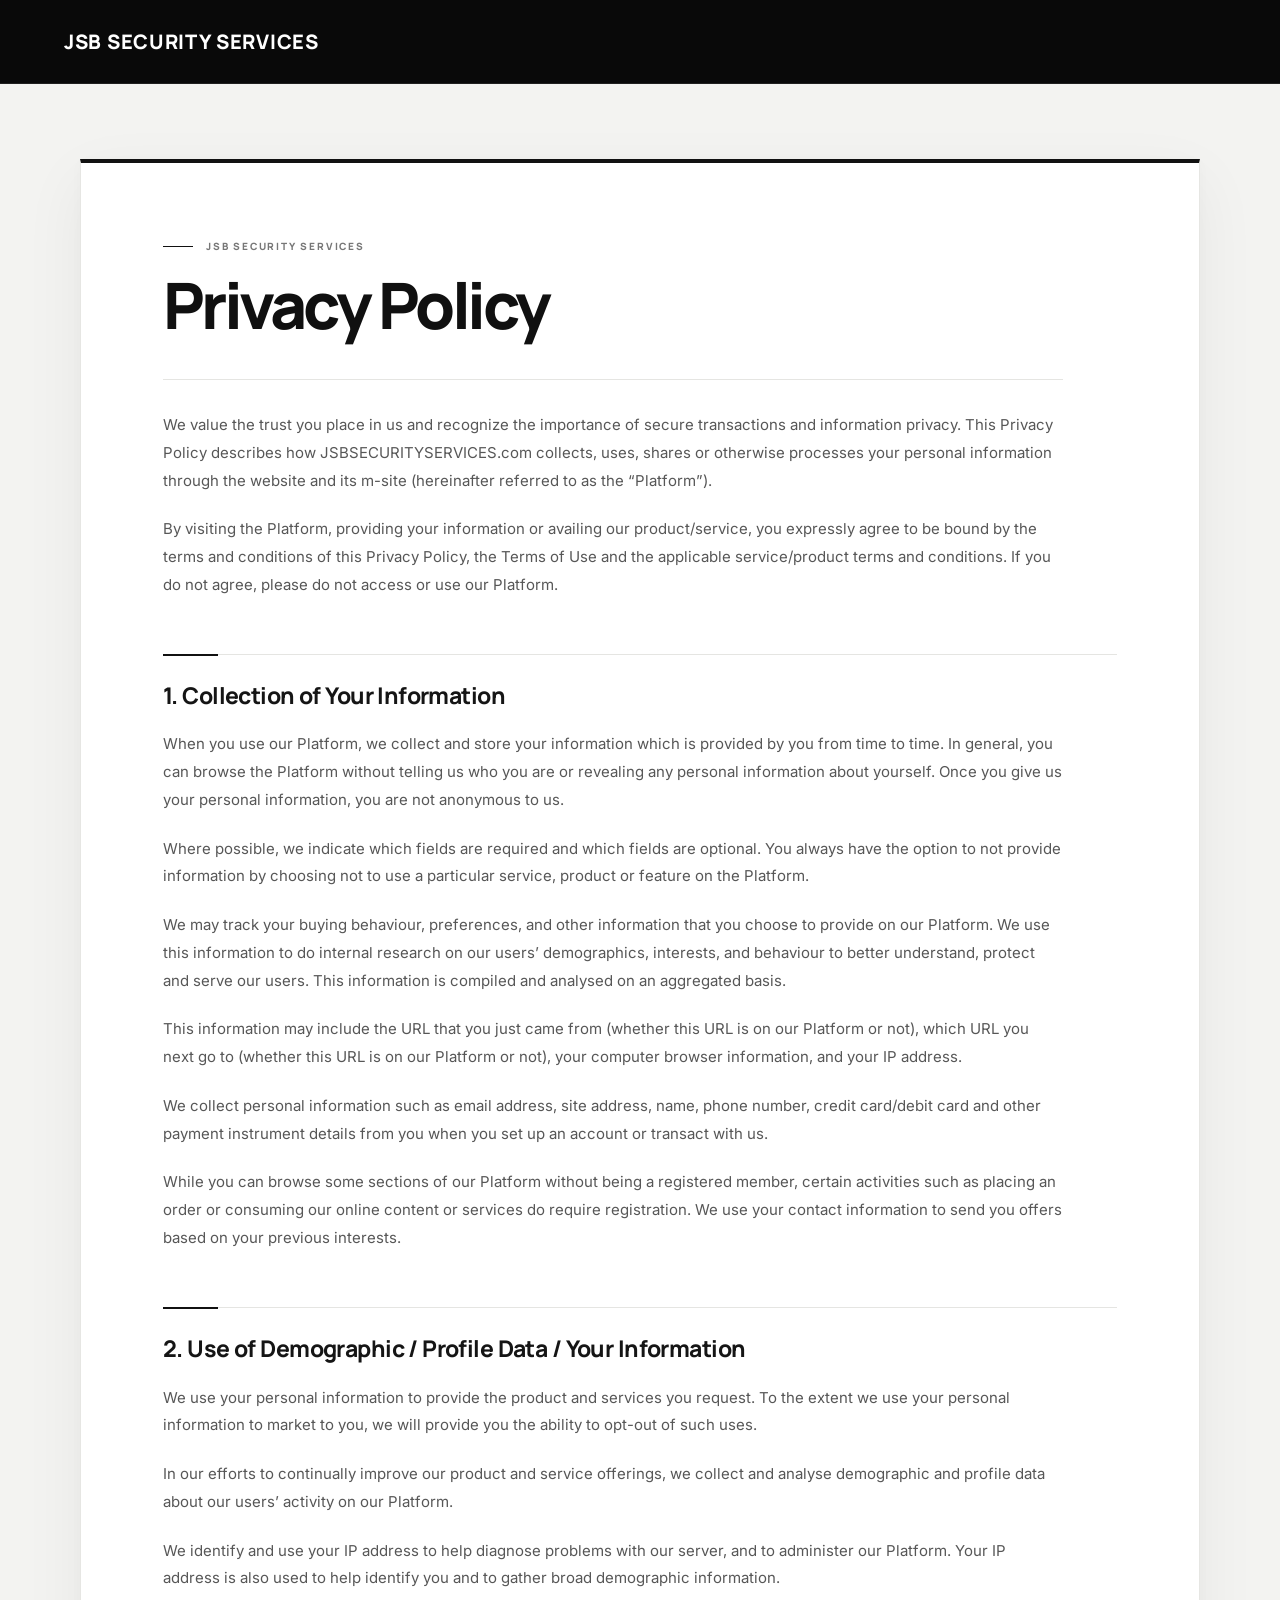
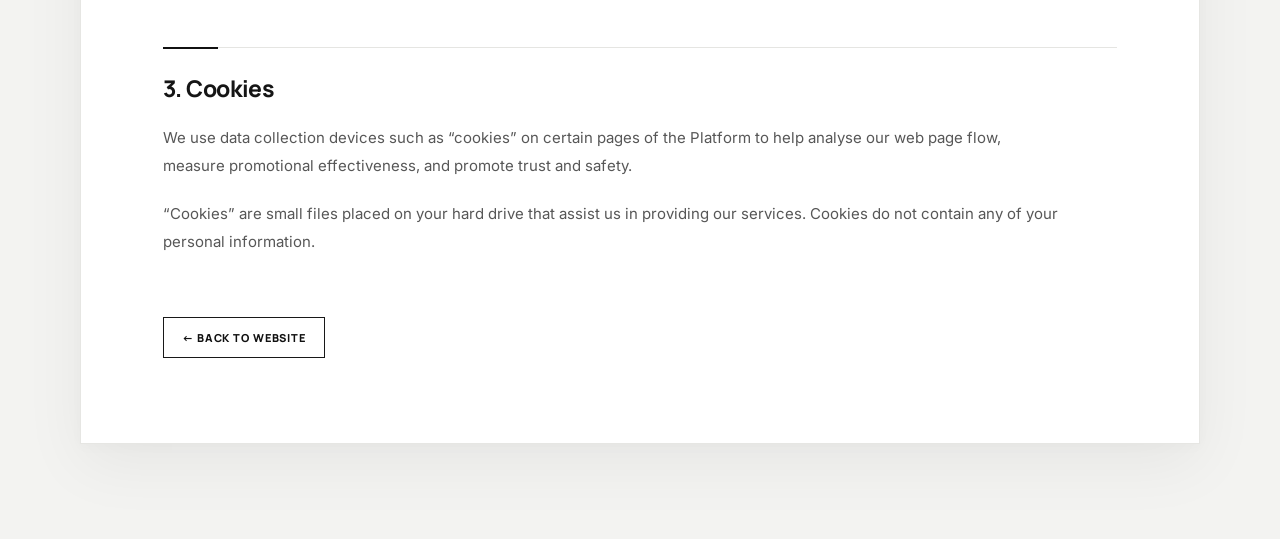
<file: frontend/privacy-policy.html>
<!DOCTYPE html>
<html lang="en">

<head>
    <meta charset="UTF-8">
    <meta name="viewport" content="width=device-width, initial-scale=1.0">

    <title>Privacy Policy | JSB Security Services</title>
    <link rel="icon" type="image/png" href="/favicon.png">
<link rel="apple-touch-icon" href="/apple-touch-icon.png">

    <link rel="preconnect" href="https://fonts.googleapis.com">
    <link rel="preconnect" href="https://fonts.gstatic.com" crossorigin>

    <link href="https://fonts.googleapis.com/css2?family=Inter:wght@400;500;600&family=Manrope:wght@500;600;700;800&display=swap" rel="stylesheet">

    <style>
    * {
        box-sizing: border-box;
    }

    html {
        scroll-behavior: smooth;
    }

    body {
        margin: 0;
        background: #f3f3f1;
        color: #171717;
        font-family: "Inter", sans-serif;
        -webkit-font-smoothing: antialiased;
    }


    /* ===============================
       TOP HEADER
    =============================== */

    .legal-header {
        background: #090909;
        padding: 28px 5%;
        border-bottom: 1px solid #202020;
    }

    .legal-header a {
        display: inline-block;
        color: #ffffff;
        text-decoration: none;

        font-family: "Manrope", sans-serif;
        font-size: 20px;
        font-weight: 800;
        letter-spacing: 0.035em;
    }


    /* ===============================
       LEGAL DOCUMENT
    =============================== */

    .legal-page {
        position: relative;

        width: min(1120px, calc(100% - 80px));
        margin: 75px auto 95px;

        padding: 78px 82px 85px;

        background: #ffffff;

        border: 1px solid #e6e6e3;
        border-top: 4px solid #111111;

        box-shadow:
            0 20px 60px rgba(0, 0, 0, 0.055),
            0 3px 12px rgba(0, 0, 0, 0.025);
    }


    /* ===============================
       SMALL LABEL
    =============================== */

    .legal-label {
        display: flex;
        align-items: center;
        gap: 13px;

        margin: 0 0 22px;

        color: #777777;

        font-family: "Manrope", sans-serif;
        font-size: 10px;
        font-weight: 800;

        line-height: 1;

        letter-spacing: 0.18em;
        text-transform: uppercase;
    }

    .legal-label::before {
        content: "";

        display: block;

        width: 30px;
        height: 1px;

        background: #111111;
    }


    /* ===============================
       MAIN TITLE
    =============================== */

    h1 {
        margin: 0 0 42px;

        color: #101010;

        font-family: "Manrope", sans-serif;
        font-size: clamp(46px, 5vw, 68px);
        font-weight: 800;

        line-height: 1;
        letter-spacing: -0.055em;
    }


    /* ===============================
       PARAGRAPHS
    =============================== */

    p {
        max-width: 900px;

        margin: 0 0 21px;

        color: #575757;

        font-size: 15px;
        font-weight: 400;

        line-height: 1.85;
    }


    /* first paragraph */
    h1 + p {
        padding-top: 31px;
        border-top: 1px solid #e5e5e2;
    }


    /* ===============================
       SECTION HEADINGS
    =============================== */

    h2 {
        position: relative;

        margin: 55px 0 20px;
        padding: 26px 0 0;

        border-top: 1px solid #e5e5e2;

        color: #151515;

        font-family: "Manrope", sans-serif;
        font-size: 23px;
        font-weight: 750;

        line-height: 1.3;
        letter-spacing: -0.025em;
    }

    h2::before {
        content: "";

        position: absolute;
        top: -1px;
        left: 0;

        width: 55px;
        height: 2px;

        background: #111111;
    }


    /* ===============================
       BACK LINK
    =============================== */

    .back-link {
        display: inline-flex;
        align-items: center;

        margin-top: 40px;
        padding: 12px 18px;

        border: 1px solid #181818;

        color: #111111;
        background: transparent;

        text-decoration: none;

        font-family: "Manrope", sans-serif;
        font-size: 11px;
        font-weight: 800;

        letter-spacing: 0.08em;
        text-transform: uppercase;

        transition:
            background 0.2s ease,
            color 0.2s ease;
    }

    .back-link:hover {
        background: #111111;
        color: #ffffff;
    }


    /* ===============================
       TABLET
    =============================== */

    @media (max-width: 900px) {

        .legal-page {
            width: calc(100% - 40px);
            margin: 50px auto 70px;
            padding: 55px 45px 65px;
        }

        h1 {
            font-size: 50px;
        }
    }


    /* ===============================
       MOBILE
    =============================== */

    @media (max-width: 600px) {

        .legal-header {
            padding: 22px 20px;
        }

        .legal-header a {
            font-size: 16px;
        }

        .legal-page {
            width: calc(100% - 24px);

            margin: 25px auto 45px;

            padding: 40px 22px 48px;

            border-top-width: 3px;

            box-shadow:
                0 10px 30px rgba(0, 0, 0, 0.04);
        }

        .legal-label {
            margin-bottom: 18px;
            font-size: 9px;
        }

        .legal-label::before {
            width: 22px;
        }

        h1 {
            margin-bottom: 30px;

            font-size: 38px;
            line-height: 1.05;
        }

        h1 + p {
            padding-top: 24px;
        }

        p {
            margin-bottom: 18px;

            font-size: 14px;
            line-height: 1.75;
        }

        h2 {
            margin-top: 42px;
            padding-top: 21px;

            font-size: 20px;
        }

        .back-link {
            margin-top: 28px;
        }
    }
</style>
</head>

<body>

<header class="legal-header">
    <a href="../index.html">JSB SECURITY SERVICES</a>
</header>

<main class="legal-page">

    <span class="legal-label">JSB SECURITY SERVICES</span>

    <h1>Privacy Policy</h1>

    <p>
        We value the trust you place in us and recognize the importance of
        secure transactions and information privacy. This Privacy Policy
        describes how JSBSECURITYSERVICES.com collects, uses, shares or
        otherwise processes your personal information through the website and
        its m-site (hereinafter referred to as the “Platform”).
    </p>

    <p>
        By visiting the Platform, providing your information or availing our
        product/service, you expressly agree to be bound by the terms and
        conditions of this Privacy Policy, the Terms of Use and the applicable
        service/product terms and conditions. If you do not agree, please do
        not access or use our Platform.
    </p>


    <h2>1. Collection of Your Information</h2>

    <p>
        When you use our Platform, we collect and store your information which
        is provided by you from time to time. In general, you can browse the
        Platform without telling us who you are or revealing any personal
        information about yourself. Once you give us your personal information,
        you are not anonymous to us.
    </p>

    <p>
        Where possible, we indicate which fields are required and which fields
        are optional. You always have the option to not provide information by
        choosing not to use a particular service, product or feature on the
        Platform.
    </p>

    <p>
        We may track your buying behaviour, preferences, and other information
        that you choose to provide on our Platform. We use this information to
        do internal research on our users’ demographics, interests, and
        behaviour to better understand, protect and serve our users. This
        information is compiled and analysed on an aggregated basis.
    </p>

    <p>
        This information may include the URL that you just came from (whether
        this URL is on our Platform or not), which URL you next go to (whether
        this URL is on our Platform or not), your computer browser information,
        and your IP address.
    </p>

    <p>
        We collect personal information such as email address, site address,
        name, phone number, credit card/debit card and other payment instrument
        details from you when you set up an account or transact with us.
    </p>

    <p>
        While you can browse some sections of our Platform without being a
        registered member, certain activities such as placing an order or
        consuming our online content or services do require registration. We
        use your contact information to send you offers based on your previous
        interests.
    </p>


    <h2>2. Use of Demographic / Profile Data / Your Information</h2>

    <p>
        We use your personal information to provide the product and services
        you request. To the extent we use your personal information to market
        to you, we will provide you the ability to opt-out of such uses.
    </p>

    <p>
        In our efforts to continually improve our product and service
        offerings, we collect and analyse demographic and profile data about
        our users’ activity on our Platform.
    </p>

    <p>
        We identify and use your IP address to help diagnose problems with our
        server, and to administer our Platform. Your IP address is also used to
        help identify you and to gather broad demographic information.
    </p>


    <h2>3. Cookies</h2>

    <p>
        We use data collection devices such as “cookies” on certain pages of
        the Platform to help analyse our web page flow, measure promotional
        effectiveness, and promote trust and safety.
    </p>

    <p>
        “Cookies” are small files placed on your hard drive that assist us in
        providing our services. Cookies do not contain any of your personal
        information.
    </p>


    <a href="../index.html" class="back-link">
        ← Back to Website
    </a>

</main>

</body>
</html>
</file>
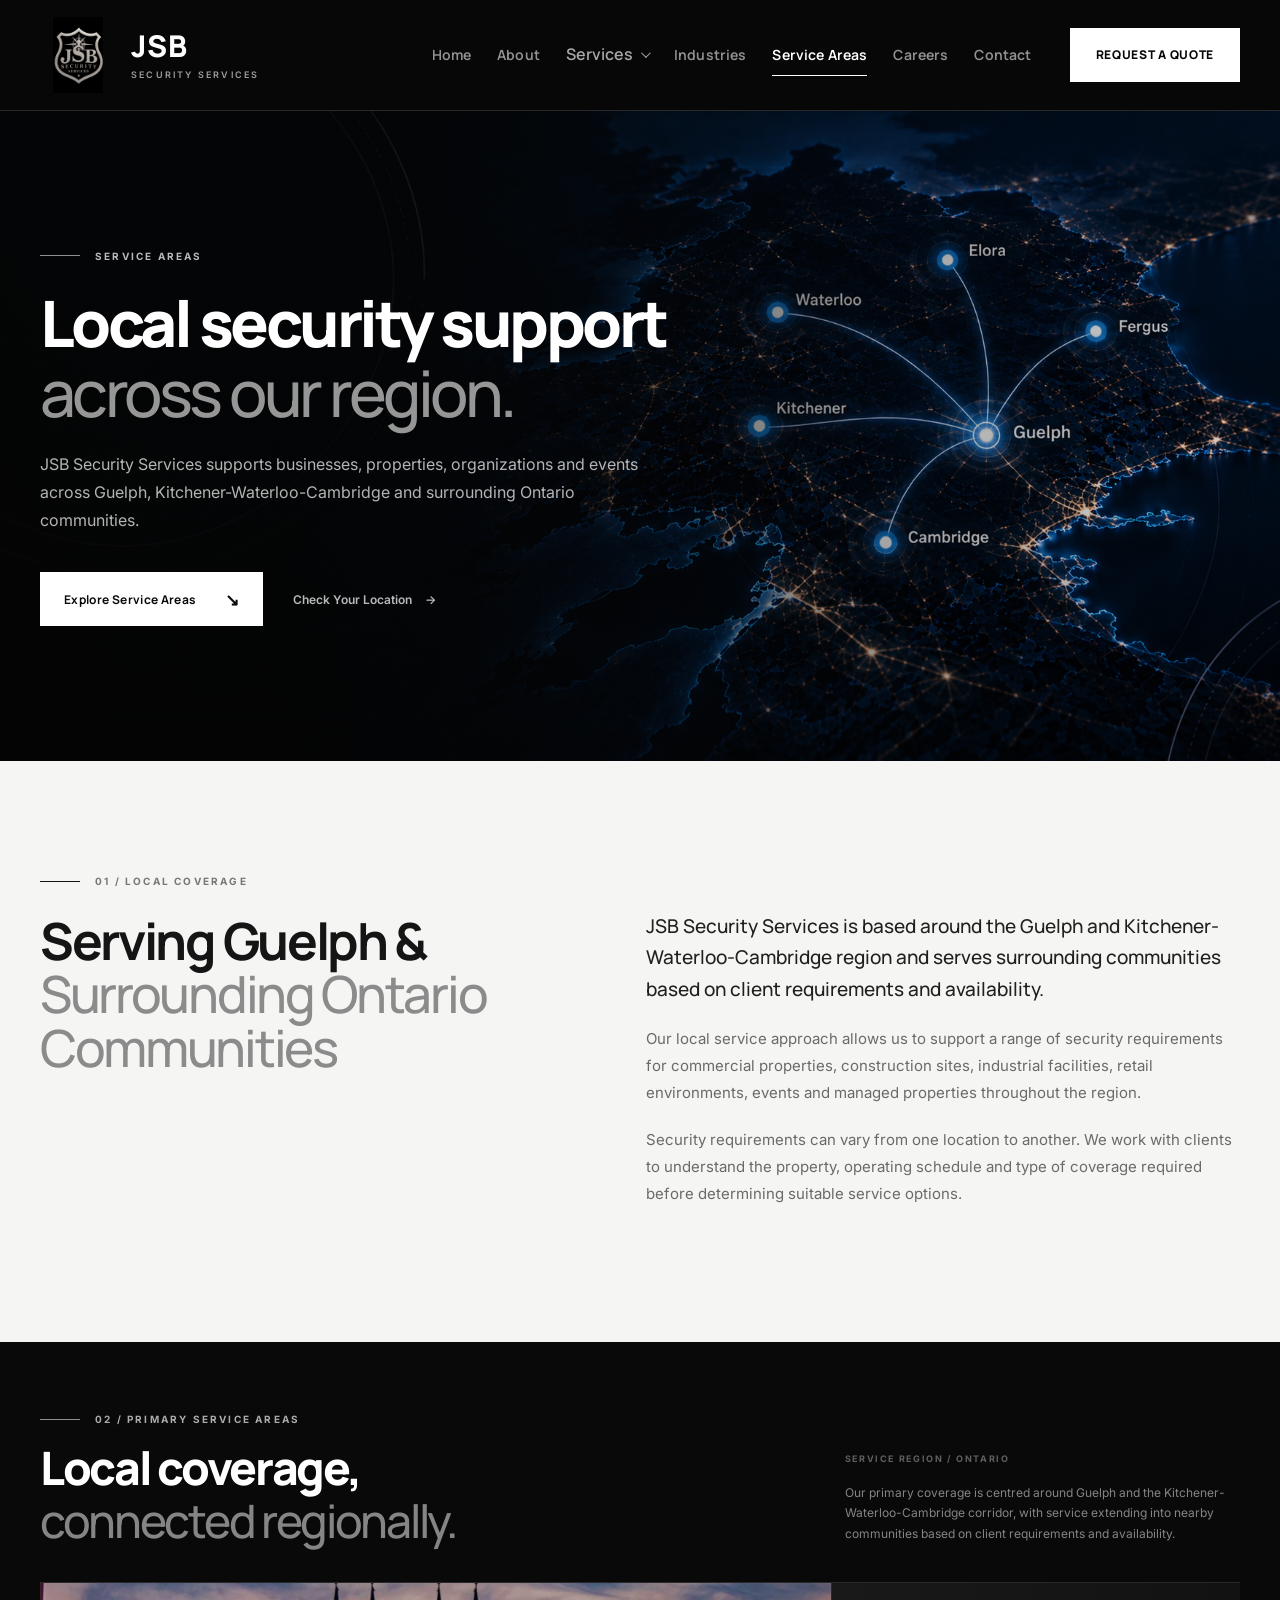
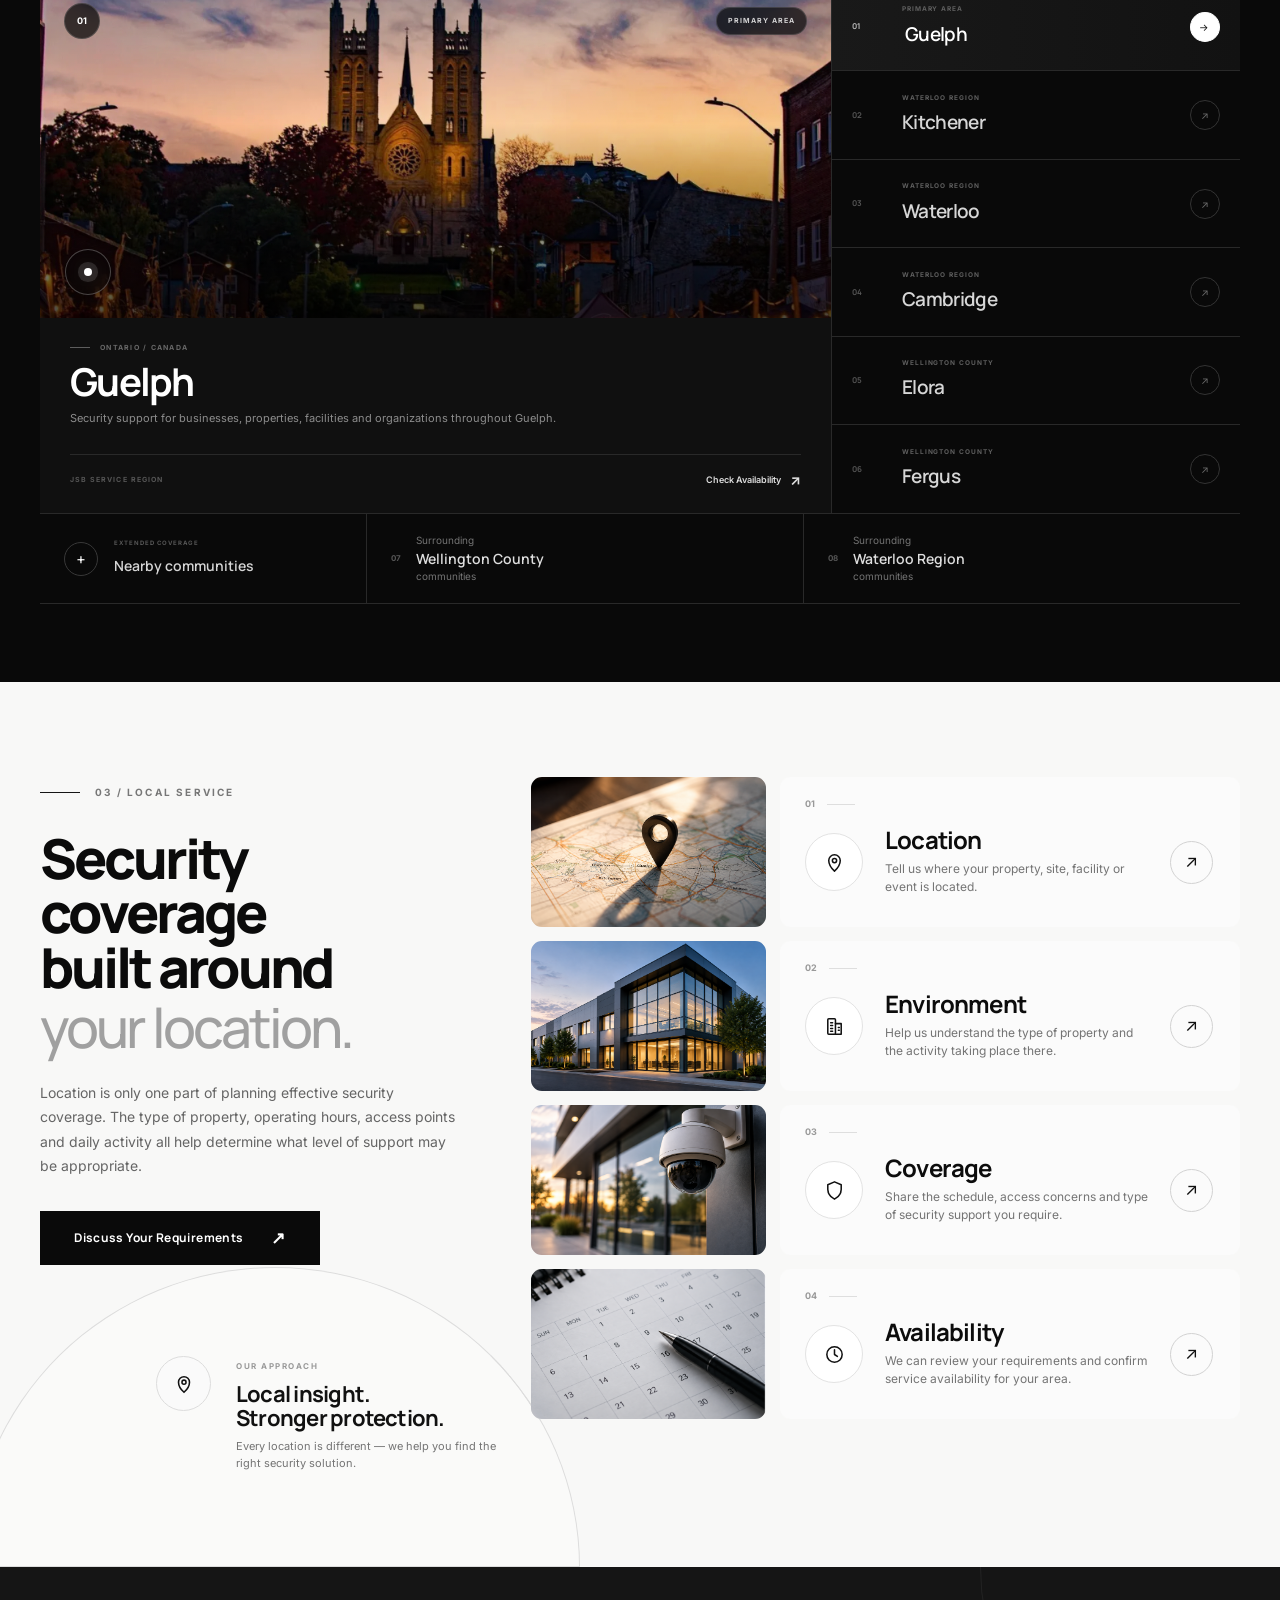
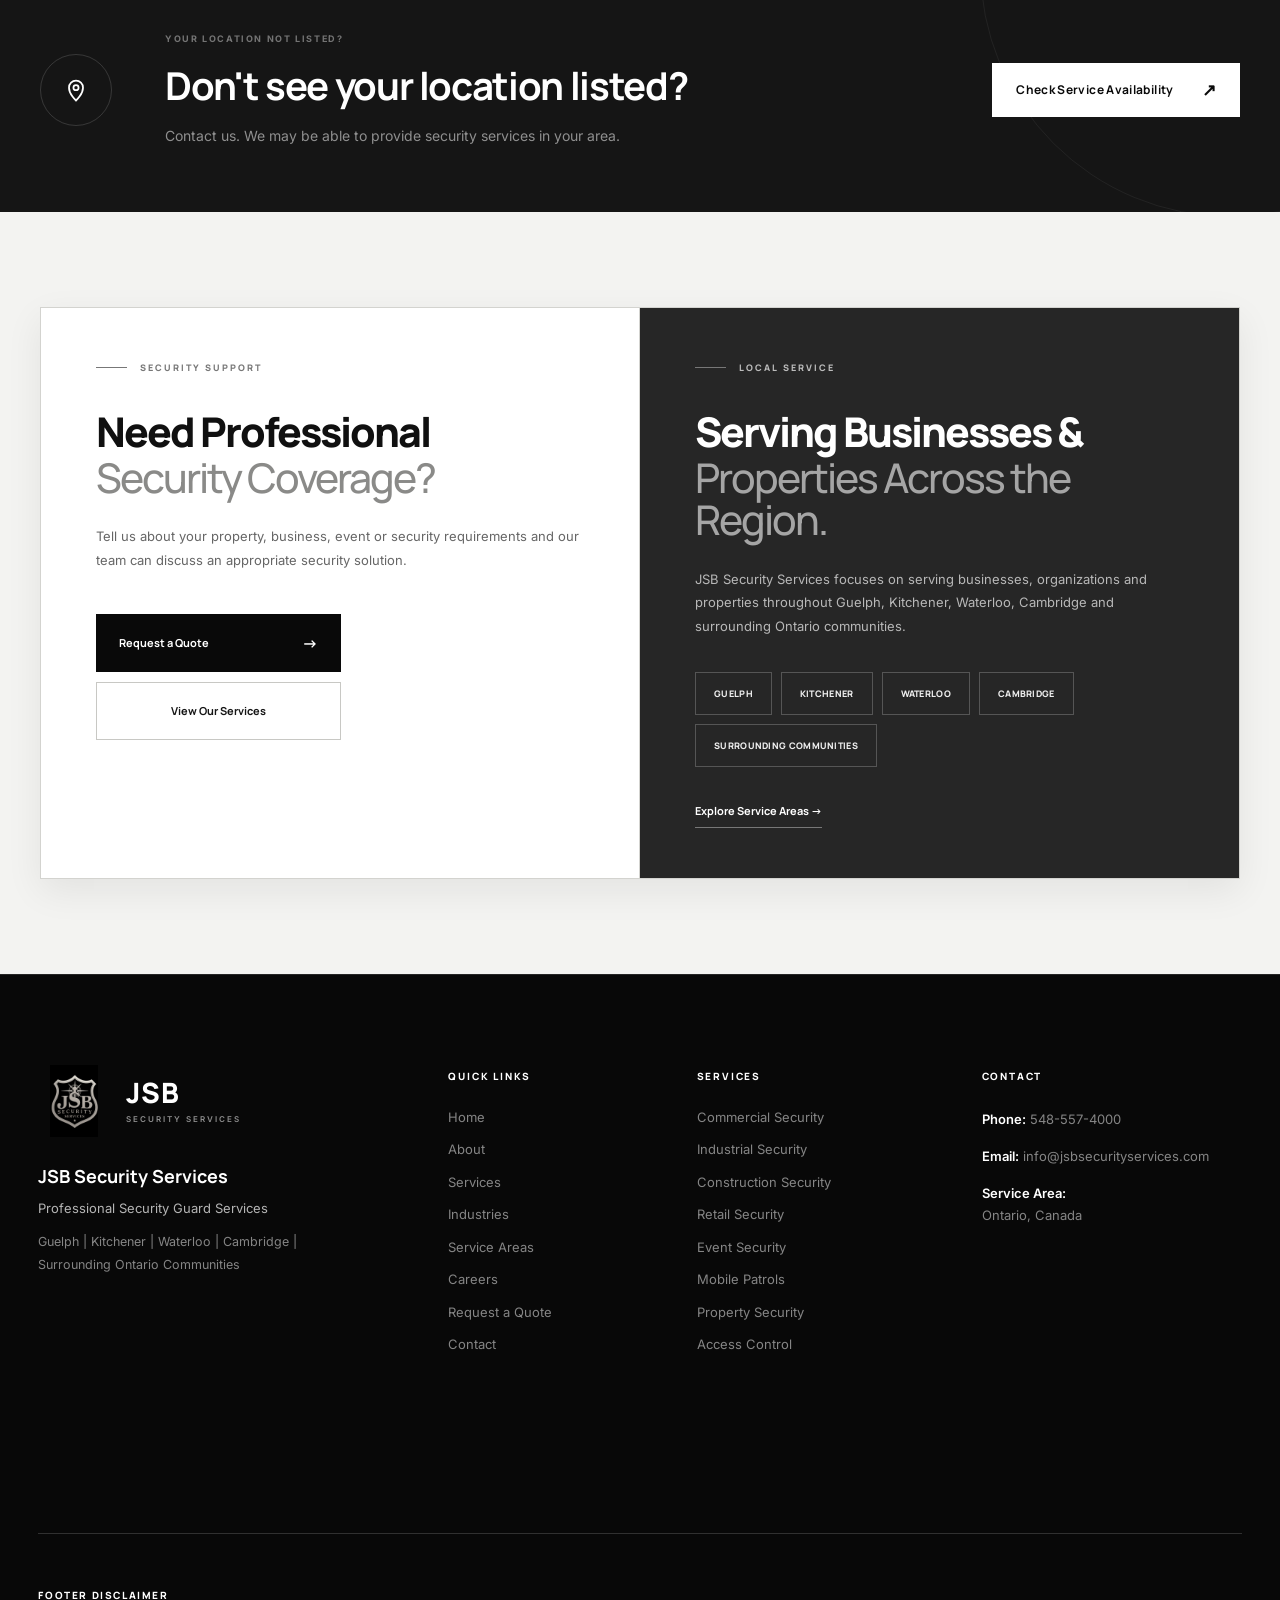
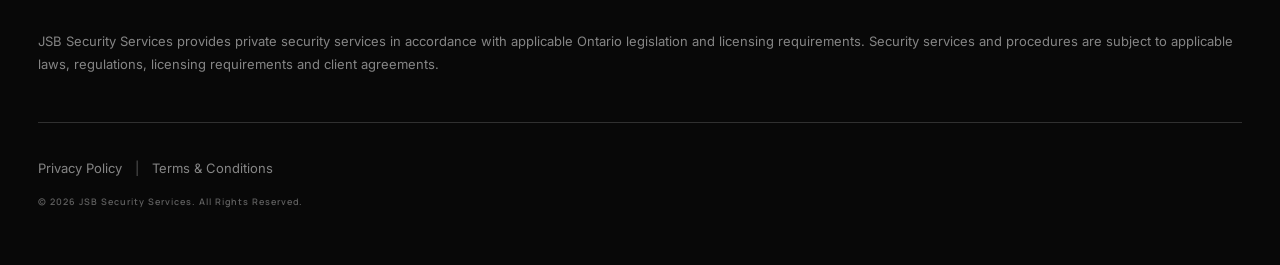
<file: frontend/service-areas.html>
<!DOCTYPE html>
<html lang="en">

<head>

    <meta charset="UTF-8">

    <meta
        name="viewport"
        content="width=device-width, initial-scale=1.0"
    >

    <title>
        Service Areas | JSB Security Services
    </title>
<link rel="icon" type="image/png" href="/favicon.png">
<link rel="apple-touch-icon" href="/apple-touch-icon.png">

    <!-- Google Fonts -->

    <link
        rel="preconnect"
        href="https://fonts.googleapis.com"
    >

    <link
        rel="preconnect"
        href="https://fonts.gstatic.com"
        crossorigin
    >

    <link
        href="https://fonts.googleapis.com/css2?family=Inter:wght@400;500;600;700&family=Manrope:wght@400;500;600;700;800&display=swap"
        rel="stylesheet"
    >


    <!-- Main CSS -->

    <link
        rel="stylesheet"
        href="css/style.css"
    >

</head>


<body class="service-area-page">


<!-- =====================================================
     HEADER
===================================================== -->

<header class="services-header">

    <div class="header-inner">


        <!-- Logo -->

        <a
            href="../index.html"
            class="logo-wrap"
        >

            <img
                src="../Logo.jpeg"
                alt="JSB Security Services"
                class="logo-image"
            >

            <div class="logo-text">

                <strong>
                    JSB
                </strong>

                <span>
                    SECURITY SERVICES
                </span>

            </div>

        </a>


        <!-- Navigation -->

        <nav class="navigation">

            <a
                href="../index.html"
                class="nav-link"
            >
                Home
            </a>

            <a
                href="about.html"
                class="nav-link"
            >
                About
            </a>

            <!-- =========================================
     SERVICES MEGA MENU
========================================= -->

<div class="nav-services-mega" id="servicesMega">

    <button
        class="nav-link nav-services-trigger"
        id="servicesMegaTrigger"
        type="button"
        aria-expanded="false"
        aria-controls="servicesMegaMenu"
    >
        Services
        <span class="nav-services-chevron"></span>
    </button>


    <div class="services-mega-menu" id="servicesMegaMenu">

        <div class="services-mega-inner">

            <!-- LEFT SERVICES -->
            <div class="services-mega-list">

                <div class="services-mega-label">
                    OUR SERVICES
                </div>

                <a href="services.html#security-guards"
                   class="services-mega-item active"
                   data-service="guards">
                    Security Guards
                </a>

                <a href="services.html#mobile-patrol"
                   class="services-mega-item"
                   data-service="mobile">
                    Mobile Patrol
                </a>

                <a href="services.html#access-control"
                   class="services-mega-item"
                   data-service="access">
                    Access Control
                </a>

                <a href="services.html#cctv-monitoring"
                   class="services-mega-item"
                   data-service="cctv">
                    CCTV / Monitoring
                </a>

                <a href="services.html#loss-prevention"
                   class="services-mega-item"
                   data-service="loss">
                    Loss Prevention
                </a>

                <a href="services.html#construction-security"
                   class="services-mega-item"
                   data-service="construction">
                    Construction / Site Security
                </a>

                <a href="services.html#event-security"
                   class="services-mega-item"
                   data-service="event">
                    Event Security
                </a>

                <a href="services.html#commercial-industrial-security"
                   class="services-mega-item"
                   data-service="commercial">
                    Commercial / Industrial Security
                </a>

            </div>


            <!-- CENTER DETAILS -->
            <div class="services-mega-details">

                <div class="services-mega-label">
                    EXPLORE
                </div>

                <a
                    href="services.html#security-guards"
                    class="services-mega-title"
                    id="megaServiceTitleLink"
                >
                    <span id="megaServiceTitle">
                        Security Guards
                    </span>

                    <b>→</b>
                </a>

                <p id="megaServiceDescription">
                    Professional on-site security personnel focused on
                    visibility, access awareness, incident reporting,
                    and a calm, professional presence.
                </p>

                <div
                    class="services-mega-tags"
                    id="megaServiceTags"
                >
                    <span>On-Site Security</span>
                    <span>Visibility</span>
                    <span>Incident Reporting</span>
                </div>

                <a
                    href="services.html#security-guards"
                    class="services-mega-learn"
                    id="megaServiceLearn"
                >
                    Learn More
                    <span>↗</span>
                </a>

            </div>


            <!-- RIGHT IMAGE -->
            <div class="services-mega-visual">

                <img
                    src="../guard.png"
                    alt="Security Guards"
                    id="megaServiceImage"
                    class="services-mega-image"
                >

                <div class="services-mega-image-shade"></div>

                <div
                    class="services-mega-image-number"
                    id="megaServiceNumber"
                >
                    01
                </div>

                <div class="services-mega-image-info">

                    <span>JSB SECURITY SERVICES</span>

                    <strong id="megaServiceImageTitle">
                        Security Guards
                    </strong>

                </div>

            </div>

        </div>

    </div>

</div>

            <a
                href="industries.html"
                class="nav-link"
            >
                Industries
            </a>

            <a
                href="service-areas.html"
                class="nav-link active"
            >
                Service Areas
            </a>

            <a
                href="careers.html"
                class="nav-link"
            >
                Careers
            </a>

            <a
                href="contact.html"
                class="nav-link"
            >
                Contact
            </a>

        </nav>


        <!-- Quote Button -->

        <a
            href="contact.html"
            class="header-button"
        >
            Request a Quote
        </a>


    </div>

</header>



<main>


<!-- =====================================================
     01 — SERVICE AREA HERO
===================================================== -->

<section class="sa-hero sa-hero-image">

    <div class="sa-hero-image-overlay"></div>

    <div class="sa-container">

        <div class="sa-hero-image-content">

            <div class="sa-eyebrow sa-eyebrow-light">

                <span></span>

                SERVICE AREAS

            </div>


            <h1>

                Local security support

                <em>
                    across our region.
                </em>

            </h1>


            <p class="sa-hero-copy">

                JSB Security Services supports businesses,
                properties, organizations and events across
                Guelph, Kitchener-Waterloo-Cambridge and
                surrounding Ontario communities.

            </p>


            <div class="sa-hero-actions">

                <a
                    href="#primary-service-areas"
                    class="sa-button sa-button-light"
                >
                    Explore Service Areas

                    <span>↘</span>
                </a>


                <a
                    href="#primary-service-areas"
                    class="sa-text-link"
                >
                    Check Your Location

                    <span>→</span>
                </a>

            </div>

        </div>

    </div>

</section>


<!-- =====================================================
     02 — INTRO / COVERAGE
===================================================== -->

<section class="sa-intro">

    <div class="sa-container">

        <div class="sa-intro-grid">


            <!-- LEFT -->

            <div class="sa-intro-heading">

                <div class="sa-eyebrow sa-eyebrow-dark">

                    <span></span>

                    01 / LOCAL COVERAGE

                </div>


                <h2>

                    Serving Guelph &amp;

                    <em>
                        Surrounding Ontario Communities
                    </em>

                </h2>

            </div>


            <!-- RIGHT -->

            <div class="sa-intro-copy">

                <p class="sa-intro-lead">

                    JSB Security Services is based around the
                    Guelph and Kitchener-Waterloo-Cambridge region
                    and serves surrounding communities based on
                    client requirements and availability.

                </p>


                <p>

                    Our local service approach allows us to support
                    a range of security requirements for commercial
                    properties, construction sites, industrial
                    facilities, retail environments, events and
                    managed properties throughout the region.

                </p>


                <p>

                    Security requirements can vary from one location
                    to another. We work with clients to understand
                    the property, operating schedule and type of
                    coverage required before determining suitable
                    service options.

                </p>

            </div>


        </div>

    </div>

</section>



<!-- =====================================================
     03 — PRIMARY SERVICE AREAS
===================================================== -->

<!-- =====================================================
     03 — PRIMARY SERVICE AREAS
===================================================== -->

<section
    class="sa-areas sa-interactive-areas"
    id="primary-service-areas"
>

    <div class="sa-container">


        <!-- SECTION HEADER -->

        <div class="sa-interactive-head">

            <div class="sa-interactive-title">

                <div class="sa-eyebrow sa-eyebrow-light">

                    <span></span>

                    02 / PRIMARY SERVICE AREAS

                </div>


                <h2>

                    Local coverage,

                    <em>
                        connected regionally.
                    </em>

                </h2>

            </div>


            <div class="sa-interactive-intro">

                <span class="sa-interactive-label">
                    SERVICE REGION / ONTARIO
                </span>

                <p>
                    Our primary coverage is centred around Guelph and
                    the Kitchener-Waterloo-Cambridge corridor, with
                    service extending into nearby communities based on
                    client requirements and availability.
                </p>

            </div>

        </div>



        <!-- =================================================
             INTERACTIVE LOCATION DIRECTORY
        ================================================== -->

        <div class="sa-location-directory">


            <!-- =============================================
                 LEFT — ACTIVE LOCATION
            ============================================== -->

            <div class="sa-location-display">


                <!-- LOCATION IMAGE -->

                <div class="sa-location-display-image">

                    <!--
                        ADD YOUR IMAGES MANUALLY.

                        Suggested filenames:

                        ../guelph.png
                        ../kitchener.png
                        ../waterloo.png
                        ../cambridge.png
                        ../elora.png
                        ../fergus.png
                    -->

                    <img
                        id="saActiveImage"
                        src="../guelph 1.png"
                        alt="Guelph Ontario"
                    >


                    <div class="sa-location-image-overlay"></div>


                    <div class="sa-location-image-top">

                        <span id="saActiveNumber">
                            01
                        </span>

                        <span id="saActiveStatus">
                            PRIMARY AREA
                        </span>

                    </div>


                    <div class="sa-location-image-marker">

                        <span></span>

                    </div>

                </div>



                <!-- LOCATION CONTENT -->

                <div class="sa-location-display-content">


                    <div class="sa-active-region">

                        <span class="sa-active-region-line"></span>

                        <span id="saActiveRegion">
                            ONTARIO / CANADA
                        </span>

                    </div>


                    <h3 id="saActiveTitle">
                        Guelph
                    </h3>


                    <p id="saActiveDescription">

                        Security support for businesses, properties,
                        facilities and organizations throughout Guelph.

                    </p>


                    <div class="sa-active-footer">

                        <span>
                            JSB SERVICE REGION
                        </span>


                        <a href="contact.html">

                            Check Availability

                            <b>↗</b>

                        </a>

                    </div>


                </div>

            </div>



            <!-- =============================================
                 RIGHT — LOCATION SELECTOR
            ============================================== -->

            <div class="sa-location-selector">


                <!-- GUELPH -->

                <button
                    type="button"
                    class="sa-location-option active"
                    data-number="01"
                    data-status="PRIMARY AREA"
                    data-region="ONTARIO / CANADA"
                    data-title="Guelph"
                    data-image="../guelph.png"
                    data-alt="Guelph Ontario"
                    data-description="Security support for businesses, properties, facilities and organizations throughout Guelph."
                >

                    <span class="sa-option-number">
                        01
                    </span>


                    <span class="sa-option-copy">

                        <small>
                            PRIMARY AREA
                        </small>

                        <strong>
                            Guelph
                        </strong>

                    </span>


                    <span class="sa-option-arrow">
                        ↗
                    </span>

                </button>



                <!-- KITCHENER -->

                <button
                    type="button"
                    class="sa-location-option"
                    data-number="02"
                    data-status="WATERLOO REGION"
                    data-region="WATERLOO REGION / ONTARIO"
                    data-title="Kitchener"
                    data-image="../kitchener.png"
                    data-alt="Kitchener Ontario"
                    data-description="Professional security coverage for commercial, industrial, construction and property environments throughout Kitchener."
                >

                    <span class="sa-option-number">
                        02
                    </span>


                    <span class="sa-option-copy">

                        <small>
                            WATERLOO REGION
                        </small>

                        <strong>
                            Kitchener
                        </strong>

                    </span>


                    <span class="sa-option-arrow">
                        ↗
                    </span>

                </button>



                <!-- WATERLOO -->

                <button
                    type="button"
                    class="sa-location-option"
                    data-number="03"
                    data-status="WATERLOO REGION"
                    data-region="WATERLOO REGION / ONTARIO"
                    data-title="Waterloo"
                    data-image="../waterloo.png"
                    data-alt="Waterloo Ontario"
                    data-description="Flexible security support shaped around property activity, access requirements and client needs throughout Waterloo."
                >

                    <span class="sa-option-number">
                        03
                    </span>


                    <span class="sa-option-copy">

                        <small>
                            WATERLOO REGION
                        </small>

                        <strong>
                            Waterloo
                        </strong>

                    </span>


                    <span class="sa-option-arrow">
                        ↗
                    </span>

                </button>



                <!-- CAMBRIDGE -->

                <button
                    type="button"
                    class="sa-location-option"
                    data-number="04"
                    data-status="WATERLOO REGION"
                    data-region="WATERLOO REGION / ONTARIO"
                    data-title="Cambridge"
                    data-image="../cambridge.png"
                    data-alt="Cambridge Ontario"
                    data-description="Security services for businesses, facilities, sites and other client environments throughout Cambridge."
                >

                    <span class="sa-option-number">
                        04
                    </span>


                    <span class="sa-option-copy">

                        <small>
                            WATERLOO REGION
                        </small>

                        <strong>
                            Cambridge
                        </strong>

                    </span>


                    <span class="sa-option-arrow">
                        ↗
                    </span>

                </button>



                <!-- ELORA -->

                <button
                    type="button"
                    class="sa-location-option"
                    data-number="05"
                    data-status="WELLINGTON COUNTY"
                    data-region="WELLINGTON COUNTY / ONTARIO"
                    data-title="Elora"
                    data-image="../elora.png"
                    data-alt="Elora Ontario"
                    data-description="Security coverage may be available for properties, businesses and events in Elora based on service requirements and availability."
                >

                    <span class="sa-option-number">
                        05
                    </span>


                    <span class="sa-option-copy">

                        <small>
                            WELLINGTON COUNTY
                        </small>

                        <strong>
                            Elora
                        </strong>

                    </span>


                    <span class="sa-option-arrow">
                        ↗
                    </span>

                </button>



                <!-- FERGUS -->

                <button
                    type="button"
                    class="sa-location-option"
                    data-number="06"
                    data-status="WELLINGTON COUNTY"
                    data-region="WELLINGTON COUNTY / ONTARIO"
                    data-title="Fergus"
                    data-image="../fergus.png"
                    data-alt="Fergus Ontario"
                    data-description="Client-focused security services for local properties and organizations in Fergus, subject to requirements and availability."
                >

                    <span class="sa-option-number">
                        06
                    </span>


                    <span class="sa-option-copy">

                        <small>
                            WELLINGTON COUNTY
                        </small>

                        <strong>
                            Fergus
                        </strong>

                    </span>


                    <span class="sa-option-arrow">
                        ↗
                    </span>

                </button>


            </div>

        </div>



        <!-- =================================================
             EXTENDED COVERAGE
        ================================================== -->

        <div class="sa-interactive-extended">


            <div class="sa-extended-title">

                <span class="sa-extended-plus">
                    +
                </span>


                <div>

                    <small>
                        EXTENDED COVERAGE
                    </small>

                    <strong>
                        Nearby communities
                    </strong>

                </div>

            </div>



            <div class="sa-extended-area">

                <span>
                    07
                </span>

                <p>

                    Surrounding

                    <strong>
                        Wellington County
                    </strong>

                    communities

                </p>

            </div>



            <div class="sa-extended-area">

                <span>
                    08
                </span>

                <p>

                    Surrounding

                    <strong>
                        Waterloo Region
                    </strong>

                    communities

                </p>

            </div>


        </div>


    </div>

</section>



<!-- =====================================================
     04 — LOCAL APPROACH
===================================================== -->

<!-- =====================================================
     04 — LOCAL APPROACH
===================================================== -->

<section class="sa-approach sa-approach-visual">

    <div class="sa-container">

        <div class="sa-approach-visual-grid">


            <!-- =================================================
                 LEFT CONTENT
            ================================================== -->

            <div class="sa-approach-visual-left">

                <div class="sa-eyebrow sa-eyebrow-dark">
                    <span></span>
                    03 / LOCAL SERVICE
                </div>


                <h2>
                    Security coverage
                    <br>
                    built around

                    <em>
                        your location.
                    </em>
                </h2>


                <p class="sa-approach-visual-copy">
                    Location is only one part of planning effective
                    security coverage. The type of property, operating
                    hours, access points and daily activity all help
                    determine what level of support may be appropriate.
                </p>


                <a
                    href="contact.html"
                    class="sa-button sa-button-dark"
                >
                    Discuss Your Requirements

                    <span>↗</span>
                </a>


                <!-- OUR APPROACH DECORATIVE CARD -->

                <div class="sa-local-insight">

                    <div class="sa-local-insight-icon">

                        <svg
                            viewBox="0 0 24 24"
                            aria-hidden="true"
                        >
                            <path
                                d="M12 21s6-5.3 6-11a6 6 0 1 0-12 0c0 5.7 6 11 6 11Z"
                            ></path>

                            <circle
                                cx="12"
                                cy="10"
                                r="2.2"
                            ></circle>
                        </svg>

                    </div>


                    <div class="sa-local-insight-content">

                        <span>
                            OUR APPROACH
                        </span>

                        <h3>
                            Local insight.<br>
                            Stronger protection.
                        </h3>

                        <p>
                            Every location is different — we help you
                            find the right security solution.
                        </p>

                    </div>

                </div>

            </div>



            <!-- =================================================
                 RIGHT — 4 VISUAL ROWS
            ================================================== -->

            <div class="sa-approach-visual-list">


                <!-- =============================================
                     01 — LOCATION
                ============================================== -->

                <article class="sa-visual-service-row">


                    <div class="sa-visual-service-image">

                        <img
                            src="../pic1.png"
                            alt="Location planning and service area"
                        >

                    </div>


                    <div class="sa-visual-service-card">


                        <div class="sa-visual-service-number">

                            <span>01</span>

                            <i></i>

                        </div>


                        <div class="sa-visual-service-body">


                            <div class="sa-visual-service-icon">

                                <svg
                                    viewBox="0 0 24 24"
                                    aria-hidden="true"
                                >
                                    <path
                                        d="M12 21s6-5.3 6-11a6 6 0 1 0-12 0c0 5.7 6 11 6 11Z"
                                    ></path>

                                    <circle
                                        cx="12"
                                        cy="10"
                                        r="2.2"
                                    ></circle>
                                </svg>

                            </div>


                            <div class="sa-visual-service-text">

                                <h3>
                                    Location
                                </h3>

                                <p>
                                    Tell us where your property, site,
                                    facility or event is located.
                                </p>

                            </div>


                            <a
                                href="contact.html"
                                class="sa-visual-service-arrow"
                                aria-label="Discuss location"
                            >
                                ↗
                            </a>


                        </div>

                    </div>

                </article>



                <!-- =============================================
                     02 — ENVIRONMENT
                ============================================== -->

                <article class="sa-visual-service-row">


                    <div class="sa-visual-service-image">

                        <img
                            src="../pic2.png"
                            alt="Commercial property environment"
                        >

                    </div>


                    <div class="sa-visual-service-card">


                        <div class="sa-visual-service-number">

                            <span>02</span>

                            <i></i>

                        </div>


                        <div class="sa-visual-service-body">


                            <div class="sa-visual-service-icon">

                                <svg
                                    viewBox="0 0 24 24"
                                    aria-hidden="true"
                                >
                                    <rect
                                        x="5"
                                        y="4"
                                        width="8"
                                        height="16"
                                        rx="1"
                                    ></rect>

                                    <path
                                        d="M13 9h6v11H13"
                                    ></path>

                                    <path
                                        d="M8 8h2M8 11h2M8 14h2M8 17h2M16 13h1M16 16h1"
                                    ></path>
                                </svg>

                            </div>


                            <div class="sa-visual-service-text">

                                <h3>
                                    Environment
                                </h3>

                                <p>
                                    Help us understand the type of
                                    property and the activity taking
                                    place there.
                                </p>

                            </div>


                            <a
                                href="contact.html"
                                class="sa-visual-service-arrow"
                                aria-label="Discuss environment"
                            >
                                ↗
                            </a>


                        </div>

                    </div>

                </article>



                <!-- =============================================
                     03 — COVERAGE
                ============================================== -->

                <article class="sa-visual-service-row">


                    <div class="sa-visual-service-image">

                        <img
                            src="../pic3.png"
                            alt="Security camera and coverage"
                        >

                    </div>


                    <div class="sa-visual-service-card">


                        <div class="sa-visual-service-number">

                            <span>03</span>

                            <i></i>

                        </div>


                        <div class="sa-visual-service-body">


                            <div class="sa-visual-service-icon">

                                <svg
                                    viewBox="0 0 24 24"
                                    aria-hidden="true"
                                >
                                    <path
                                        d="M12 3 19 6v5c0 4.5-2.8 7.8-7 10-4.2-2.2-7-5.5-7-10V6l7-3Z"
                                    ></path>
                                </svg>

                            </div>


                            <div class="sa-visual-service-text">

                                <h3>
                                    Coverage
                                </h3>

                                <p>
                                    Share the schedule, access concerns
                                    and type of security support you
                                    require.
                                </p>

                            </div>


                            <a
                                href="contact.html"
                                class="sa-visual-service-arrow"
                                aria-label="Discuss security coverage"
                            >
                                ↗
                            </a>


                        </div>

                    </div>

                </article>



                <!-- =============================================
                     04 — AVAILABILITY
                ============================================== -->

                <article class="sa-visual-service-row">


                    <div class="sa-visual-service-image">

                        <img
                            src="../pic4.png"
                            alt="Calendar showing service availability"
                        >

                    </div>


                    <div class="sa-visual-service-card">


                        <div class="sa-visual-service-number">

                            <span>04</span>

                            <i></i>

                        </div>


                        <div class="sa-visual-service-body">


                            <div class="sa-visual-service-icon">

                                <svg
                                    viewBox="0 0 24 24"
                                    aria-hidden="true"
                                >
                                    <circle
                                        cx="12"
                                        cy="12"
                                        r="8"
                                    ></circle>

                                    <path
                                        d="M12 7v5l3 2"
                                    ></path>
                                </svg>

                            </div>


                            <div class="sa-visual-service-text">

                                <h3>
                                    Availability
                                </h3>

                                <p>
                                    We can review your requirements and
                                    confirm service availability for
                                    your area.
                                </p>

                            </div>


                            <a
                                href="contact.html"
                                class="sa-visual-service-arrow"
                                aria-label="Check service availability"
                            >
                                ↗
                            </a>


                        </div>

                    </div>

                </article>


            </div>

        </div>

    </div>

</section>



<!-- =====================================================
     05 — LOCATION CTA
===================================================== -->

<section class="sa-location-cta">

    <div class="sa-location-glow"></div>

    <div class="sa-container">

        <div class="sa-location-cta-inner">


            <div class="sa-location-icon">

                <svg
                    viewBox="0 0 24 24"
                    aria-hidden="true"
                >
                    <path
                        d="M12 21s6-5.3 6-11a6 6 0 1 0-12 0c0 5.7 6 11 6 11Z"
                    ></path>

                    <circle
                        cx="12"
                        cy="10"
                        r="2.2"
                    ></circle>
                </svg>

            </div>


            <div class="sa-location-content">

                <span>
                    YOUR LOCATION NOT LISTED?
                </span>

                <h2>
                    Don't see your location listed?
                </h2>

                <p>

                    Contact us. We may be able to provide
                    security services in your area.

                </p>

            </div>


            <a
                href="contact.html"
                class="sa-button sa-button-light sa-location-button"
            >

                Check Service Availability

                <span>
                    ↗
                </span>

            </a>


        </div>

    </div>

</section>

<!-- =========================================================
     SECURITY SUPPORT + LOCAL SERVICE
========================================================= -->

<section class="home-support-service">

    <div class="container">

        <div class="home-support-service-grid">


            <!-- =================================================
                 LEFT — SECURITY SUPPORT
            ================================================== -->

            <div class="home-support-column">

                <div class="home-combined-eyebrow">
                    <span></span>
                    SECURITY SUPPORT
                </div>


                <h2>
                    Need Professional
                    <em>Security Coverage?</em>
                </h2>


                <p>
                    Tell us about your property, business, event or security
                    requirements and our team can discuss an appropriate
                    security solution.
                </p>


                <div class="home-support-actions">

                    <a href="contact.html" class="home-support-primary">

                        <span>
                            Request a Quote
                        </span>

                        <span class="home-button-arrow">
                            →
                        </span>

                    </a>


                    <a href="services.html" class="home-support-secondary">
                        View Our Services
                    </a>

                </div>

            </div>



            <!-- =================================================
                 RIGHT — LOCAL SERVICE
            ================================================== -->

            <div class="home-local-column">

                <div class="home-combined-eyebrow">
                    <span></span>
                    LOCAL SERVICE
                </div>


                <h2>
                    Serving Businesses &amp;
                    <em>Properties Across the Region.</em>
                </h2>


                <p>
                    JSB Security Services focuses on serving businesses,
                    organizations and properties throughout Guelph,
                    Kitchener, Waterloo, Cambridge and surrounding Ontario
                    communities.
                </p>


                <div class="home-local-locations">

                    <span>Guelph</span>

                    <span>Kitchener</span>

                    <span>Waterloo</span>

                    <span>Cambridge</span>

                    <span>Surrounding Communities</span>

                </div>


                <a href="service-areas.html" class="home-local-link">
                    Explore Service Areas →
                </a>

            </div>


        </div>

    </div>

</section>
</main>
<script>
document.addEventListener("DOMContentLoaded", function () {

    const locationButtons =
        document.querySelectorAll(".sa-location-option");

    const activeImage =
        document.getElementById("saActiveImage");

    const activeNumber =
        document.getElementById("saActiveNumber");

    const activeStatus =
        document.getElementById("saActiveStatus");

    const activeRegion =
        document.getElementById("saActiveRegion");

    const activeTitle =
        document.getElementById("saActiveTitle");

    const activeDescription =
        document.getElementById("saActiveDescription");


    locationButtons.forEach(function (button) {

        button.addEventListener("click", function () {


            /* REMOVE OLD ACTIVE STATE */

            locationButtons.forEach(function (item) {
                item.classList.remove("active");
            });


            /* ACTIVATE CLICKED LOCATION */

            button.classList.add("active");


            /* SMALL FADE EFFECT */

            const display =
                document.querySelector(".sa-location-display");

            display.classList.add("sa-changing");


            setTimeout(function () {

                /* UPDATE IMAGE */

                activeImage.src =
                    button.dataset.image;

                activeImage.alt =
                    button.dataset.alt;


                /* UPDATE CONTENT */

                activeNumber.textContent =
                    button.dataset.number;

                activeStatus.textContent =
                    button.dataset.status;

                activeRegion.textContent =
                    button.dataset.region;

                activeTitle.textContent =
                    button.dataset.title;

                activeDescription.textContent =
                    button.dataset.description;


                /* SHOW NEW CONTENT */

                display.classList.remove("sa-changing");

            }, 180);

        });

    });

});
</script>



<!-- =========================================================
     FOOTER
========================================================= -->

<!-- =========================================================
     JSB SECURITY SERVICES — COMMON FOOTER
     FOR ALL FRONTEND PAGES
========================================================= -->

<footer class="site-footer">

    <div class="container">

        <!-- =========================
             TOP FOOTER GRID
        ========================== -->
        <div class="footer-grid">

            <!-- BRAND -->
            <div class="footer-brand-block">

                <a href="../index.html" class="footer-logo">

                    <img
                        src="../Logo.jpeg"
                        alt="JSB Security Services"
                        class="footer-logo-image"
                    >

                    <div class="footer-logo-text">
                        <strong>JSB</strong>
                        <span>SECURITY SERVICES</span>
                    </div>

                </a>

                <h3 class="footer-company-title">
                    JSB Security Services
                </h3>

                <p class="footer-service-title">
                    Professional Security Guard Services
                </p>

                <p class="footer-description">
                    Guelph | Kitchener | Waterloo | Cambridge |
                    Surrounding Ontario Communities
                </p>

            </div>


            <!-- QUICK LINKS -->
            <div class="footer-column">

                <h4>QUICK LINKS</h4>

                <a href="../index.html">Home</a>
                <a href="about.html">About</a>
                <a href="services.html">Services</a>
                <a href="industries.html">Industries</a>
                <a href="service-areas.html">Service Areas</a>
                <a href="careers.html">Careers</a>
                <a href="contact.html">Request a Quote</a>
                <a href="contact.html">Contact</a>

            </div>


            <!-- SERVICES -->
            <div class="footer-column">

                <h4>SERVICES</h4>

                <a href="services.html#commercial-industrial-security">
                    Commercial Security
                </a>

                <a href="services.html#commercial-industrial-security">
                    Industrial Security
                </a>

                <a href="services.html#construction-security">
                    Construction Security
                </a>

                <a href="services.html#loss-prevention">
                    Retail Security
                </a>

                <a href="services.html#event-security">
                    Event Security
                </a>

                <a href="services.html#mobile-patrol">
                    Mobile Patrols
                </a>

                <a href="services.html#security-guards">
                    Property Security
                </a>

                <a href="services.html#access-control">
                    Access Control
                </a>

            </div>


            <!-- CONTACT -->
            <div class="footer-column footer-contact">

                <h4>CONTACT</h4>

                <p>
                    <strong>Phone:</strong>
                    <a href="tel:+15485574000">
                        548-557-4000
                    </a>
                </p>

                <p>
                    <strong>Email:</strong>
                    <a href="mailto: info@jsbsecurityservices.com">
                         info@jsbsecurityservices.com
                    </a>
                </p>

                <p>
                    <strong>Service Area:</strong><br>
                    Ontario, Canada
                </p>

            </div>

        </div>


        <!-- =========================
             FOOTER DISCLAIMER
        ========================== -->
        <div class="footer-disclaimer">

            <h4>FOOTER DISCLAIMER</h4>

            <blockquote>
                JSB Security Services provides private security services in accordance
                with applicable Ontario legislation and licensing requirements.
                Security services and procedures are subject to applicable laws,
                regulations, licensing requirements and client agreements.
            </blockquote>

        </div>


        <!-- =========================
             LEGAL LINKS
        ========================== -->
        <div class="footer-legal">

            <div class="footer-legal-links">

                <a href="privacy-policy.html">
                    Privacy Policy
                </a>

                <span>|</span>

                <a href="terms-conditions.html">
                    Terms &amp; Conditions
                </a>

            </div>

        </div>


        <!-- =========================
             COPYRIGHT
        ========================== -->
        <div class="footer-bottom">

            <span>
                © 2026 JSB Security Services. All Rights Reserved.
            </span>

        </div>

    </div>

</footer>

<script>
document.addEventListener("DOMContentLoaded", function () {

    const mega = document.getElementById("servicesMega");
    const trigger = document.getElementById("servicesMegaTrigger");
    const menu = document.getElementById("servicesMegaMenu");

    const items = document.querySelectorAll(".services-mega-item");

    const title = document.getElementById("megaServiceTitle");
    const titleLink = document.getElementById("megaServiceTitleLink");
    const description = document.getElementById("megaServiceDescription");
    const tags = document.getElementById("megaServiceTags");
    const learnLink = document.getElementById("megaServiceLearn");

    const image = document.getElementById("megaServiceImage");
    const number = document.getElementById("megaServiceNumber");
    const imageTitle = document.getElementById("megaServiceImageTitle");


    if (!mega || !trigger || !menu) return;


    const services = {

        guards: {
            number: "01",
            title: "Security Guards",
            image: "../guard.png",
            url: "services.html#security-guards",

            description:
                "Professional on-site security personnel focused on visibility, access awareness, incident reporting, and a calm, professional presence.",

            tags: [
                "On-Site Security",
                "Visibility",
                "Incident Reporting"
            ]
        },


        mobile: {
            number: "02",
            title: "Mobile Patrol",
            image: "../Mobile patrol.png",
            url: "services.html#mobile-patrol",

            description:
                "Scheduled and responsive patrol coverage designed to deter unwanted activity and provide visible security across your property.",

            tags: [
                "Scheduled Patrols",
                "Responsive Coverage",
                "Property Checks"
            ]
        },


        access: {
            number: "03",
            title: "Access Control",
            image: "../Access controll.png",
            url: "services.html#access-control",

            description:
                "Controlled entry support for employees, visitors, contractors, and deliveries, helping maintain secure and organized site access.",

            tags: [
                "Entry Monitoring",
                "Visitor Access",
                "Site Control"
            ]
        },


        cctv: {
            number: "04",
            title: "CCTV / Monitoring",
            image: "../Monitor cctv.png",
            url: "services.html#cctv-monitoring",

            description:
                "Security monitoring support that helps identify unusual activity, document events, and strengthen situational awareness.",

            tags: [
                "CCTV Monitoring",
                "Activity Awareness",
                "Event Documentation"
            ]
        },


        loss: {
            number: "05",
            title: "Loss Prevention",
            image: "../Loss prevention.png",
            url: "services.html#loss-prevention",

            description:
                "Practical retail and commercial security support focused on reducing preventable loss, improving awareness, and protecting assets.",

            tags: [
                "Retail Security",
                "Loss Prevention",
                "Asset Protection"
            ]
        },


        construction: {
            number: "06",
            title: "Construction / Site Security",
            image: "../Construction.png",
            url: "services.html#construction-security",

            description:
                "Security coverage for active construction environments, equipment, materials, access points, and after-hours site protection.",

            tags: [
                "Site Security",
                "Equipment Protection",
                "After-Hours Coverage"
            ]
        },


        event: {
            number: "07",
            title: "Event Security",
            image: "../Event.png",
            url: "services.html#event-security",

            description:
                "Professional event security support for guest safety, access management, crowd awareness, and a controlled environment.",

            tags: [
                "Guest Safety",
                "Access Management",
                "Crowd Awareness"
            ]
        },


        commercial: {
            number: "08",
            title: "Commercial / Industrial Security",
            image: "../commercial.png",
            url: "services.html#commercial-industrial-security",

            description:
                "Tailored security coverage for commercial, industrial, retail, and property environments with site-specific security needs.",

            tags: [
                "Commercial",
                "Industrial",
                "Property Security"
            ]
        }

    };


    /* ===============================
       OPEN / CLOSE
    =============================== */

    trigger.addEventListener("click", function (event) {

        event.preventDefault();
        event.stopPropagation();

        mega.classList.toggle("mega-open");

        trigger.setAttribute(
            "aria-expanded",
            mega.classList.contains("mega-open")
                ? "true"
                : "false"
        );

    });


    /* menu ke andar click karne par
       unnecessary close na ho */

    menu.addEventListener("click", function (event) {
        event.stopPropagation();
    });


    /* outside click */

    document.addEventListener("click", function (event) {

        if (!mega.contains(event.target)) {

            mega.classList.remove("mega-open");

            trigger.setAttribute(
                "aria-expanded",
                "false"
            );

        }

    });


    /* escape */

    document.addEventListener("keydown", function (event) {

        if (event.key === "Escape") {

            mega.classList.remove("mega-open");

            trigger.setAttribute(
                "aria-expanded",
                "false"
            );

        }

    });


    /* ===============================
       SERVICE CHANGE
    =============================== */

    function showService(key) {

        const service = services[key];

        if (!service) return;


        items.forEach(function (item) {

            item.classList.toggle(
                "active",
                item.dataset.service === key
            );

        });


        title.textContent = service.title;
        description.textContent = service.description;

        number.textContent = service.number;
        imageTitle.textContent = service.title;

        titleLink.href = service.url;
        learnLink.href = service.url;


        /* TAGS */

        tags.innerHTML = "";

        service.tags.forEach(function (tagText) {

            const tag = document.createElement("span");

            tag.textContent = tagText;

            tags.appendChild(tag);

        });


        /* IMAGE CHANGE */

        image.style.opacity = "0";

        setTimeout(function () {

            image.src = service.image;
            image.alt = service.title;

            image.style.opacity = "1";

        }, 100);

    }


    /* HOVER */

    items.forEach(function (item) {

        item.addEventListener("mouseenter", function () {

            showService(this.dataset.service);

        });


        item.addEventListener("focus", function () {

            showService(this.dataset.service);

        });

    });


    showService("guards");

});
</script>
</body>
</html>
</file>
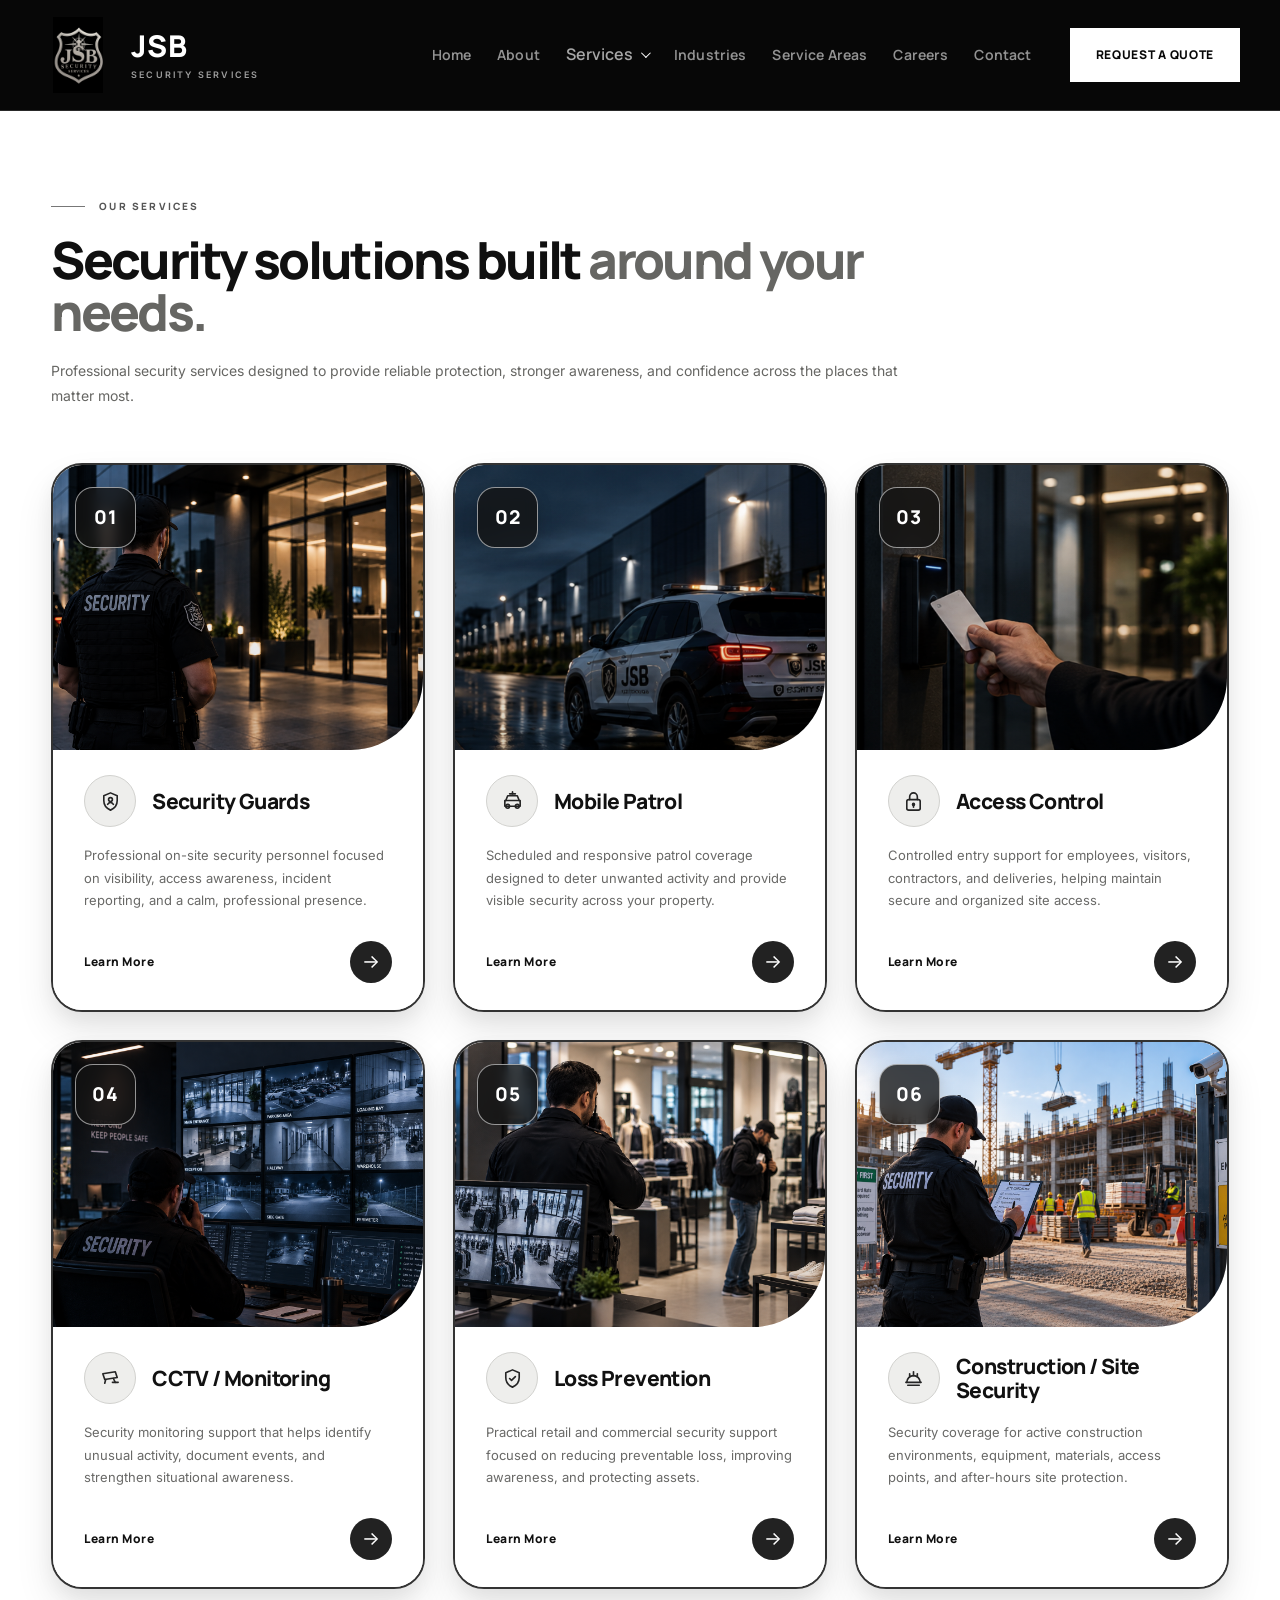
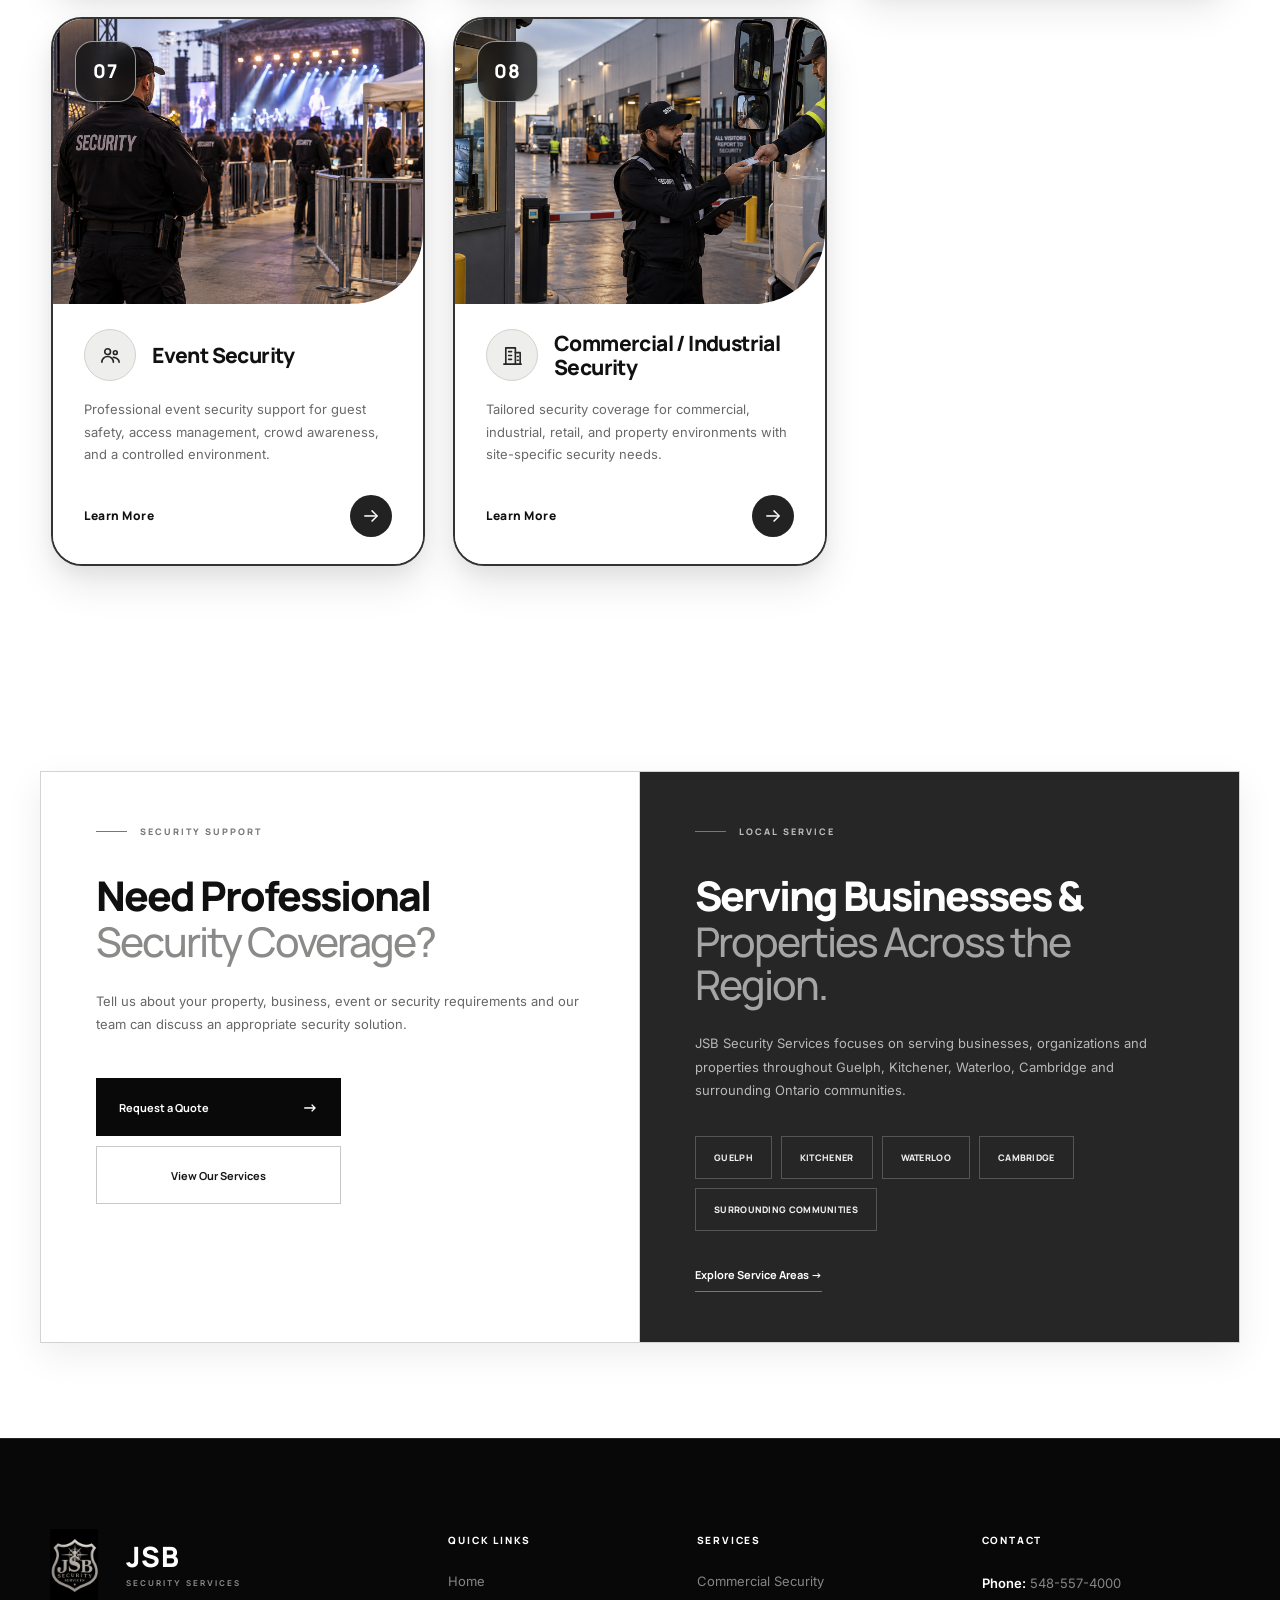
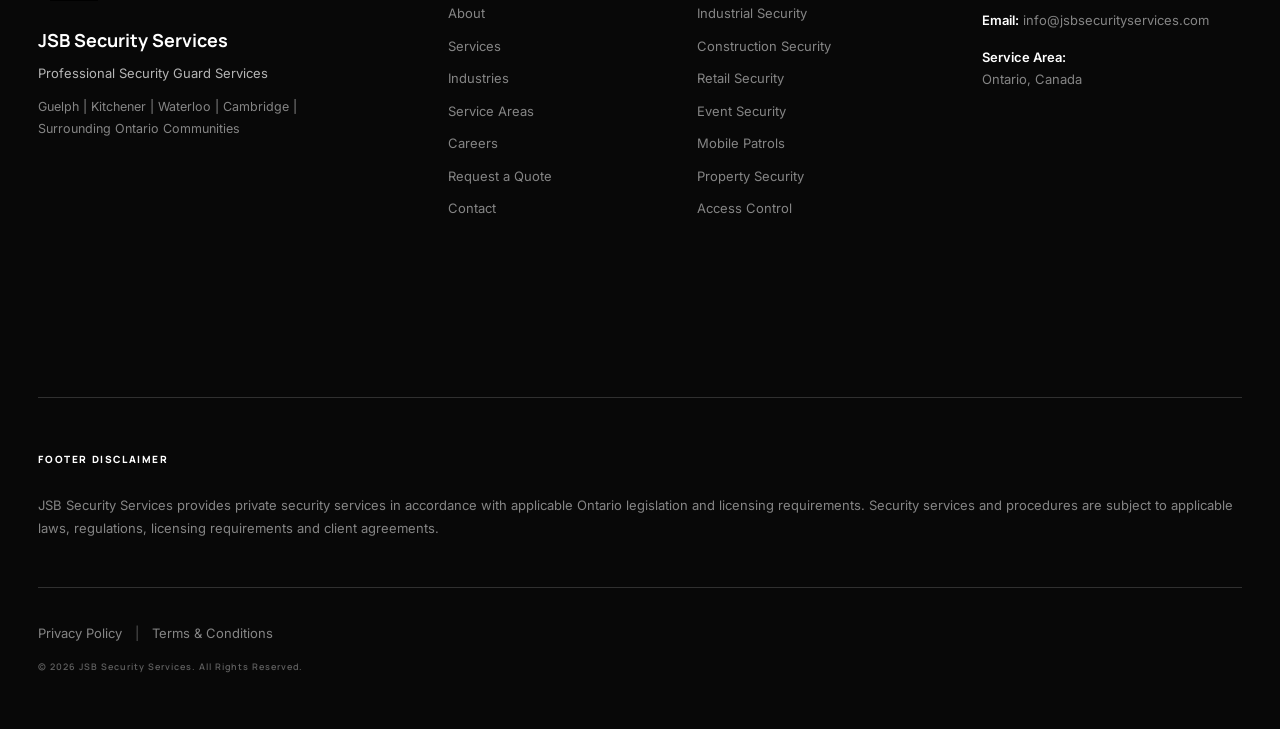
<file: frontend/services.html>
<!DOCTYPE html>
<html lang="en">

<head>

    <meta charset="UTF-8">

    <meta
        name="viewport"
        content="width=device-width, initial-scale=1.0"
    >

    <title>
        Services | JSB Security Services
    </title>
<link rel="icon" type="image/png" href="/favicon.png">
<link rel="apple-touch-icon" href="/apple-touch-icon.png">

    <!-- Google Fonts -->

    <link
        rel="preconnect"
        href="https://fonts.googleapis.com"
    >

    <link
        rel="preconnect"
        href="https://fonts.gstatic.com"
        crossorigin
    >

    <link
        href="https://fonts.googleapis.com/css2?family=Inter:wght@400;500;600;700&family=Manrope:wght@400;500;600;700;800&display=swap"
        rel="stylesheet"
    >


    <!-- Main CSS -->

    <link
        rel="stylesheet"
        href="css/style.css"
    >

</head>



<body class="services-page-body">


    <!-- =====================================================
         HEADER
         Same premium style as About / Index
    ====================================================== -->

    <header class="services-header">

        <div class="header-inner">


            <!-- Logo -->

            <a
                href="../index.html"
                class="logo-wrap"
            >

                <img
                    src="../Logo.jpeg"
                    alt="JSB Security Services"
                    class="logo-image"
                >

                <div class="logo-text">

                    <strong>
                        JSB
                    </strong>

                    <span>
                        SECURITY SERVICES
                    </span>

                </div>

            </a>



            <!-- Navigation -->

            <nav class="navigation">

                <a
                    href="../index.html"
                    class="nav-link"
                >
                    Home
                </a>

                <a
                    href="about.html"
                    class="nav-link"
                >
                    About
                </a>

                <!-- =========================================
     SERVICES MEGA MENU
========================================= -->

<div class="nav-services-mega" id="servicesMega">

    <button
        class="nav-link nav-services-trigger"
        id="servicesMegaTrigger"
        type="button"
        aria-expanded="false"
        aria-controls="servicesMegaMenu"
    >
        Services
        <span class="nav-services-chevron"></span>
    </button>


    <div class="services-mega-menu" id="servicesMegaMenu">

        <div class="services-mega-inner">

            <!-- LEFT SERVICES -->
            <div class="services-mega-list">

                <div class="services-mega-label">
                    OUR SERVICES
                </div>

                <a href="services.html#security-guards"
                   class="services-mega-item active"
                   data-service="guards">
                    Security Guards
                </a>

                <a href="services.html#mobile-patrol"
                   class="services-mega-item"
                   data-service="mobile">
                    Mobile Patrol
                </a>

                <a href="services.html#access-control"
                   class="services-mega-item"
                   data-service="access">
                    Access Control
                </a>

                <a href="services.html#cctv-monitoring"
                   class="services-mega-item"
                   data-service="cctv">
                    CCTV / Monitoring
                </a>

                <a href="services.html#loss-prevention"
                   class="services-mega-item"
                   data-service="loss">
                    Loss Prevention
                </a>

                <a href="services.html#construction-security"
                   class="services-mega-item"
                   data-service="construction">
                    Construction / Site Security
                </a>

                <a href="services.html#event-security"
                   class="services-mega-item"
                   data-service="event">
                    Event Security
                </a>

                <a href="services.html#commercial-industrial-security"
                   class="services-mega-item"
                   data-service="commercial">
                    Commercial / Industrial Security
                </a>

            </div>


            <!-- CENTER DETAILS -->
            <div class="services-mega-details">

                <div class="services-mega-label">
                    EXPLORE
                </div>

                <a
                    href="services.html#security-guards"
                    class="services-mega-title"
                    id="megaServiceTitleLink"
                >
                    <span id="megaServiceTitle">
                        Security Guards
                    </span>

                    <b>→</b>
                </a>

                <p id="megaServiceDescription">
                    Professional on-site security personnel focused on
                    visibility, access awareness, incident reporting,
                    and a calm, professional presence.
                </p>

                <div
                    class="services-mega-tags"
                    id="megaServiceTags"
                >
                    <span>On-Site Security</span>
                    <span>Visibility</span>
                    <span>Incident Reporting</span>
                </div>

                <a
                    href="services.html#security-guards"
                    class="services-mega-learn"
                    id="megaServiceLearn"
                >
                    Learn More
                    <span>↗</span>
                </a>

            </div>


            <!-- RIGHT IMAGE -->
            <div class="services-mega-visual">

                <img
                    src="../guard.png"
                    alt="Security Guards"
                    id="megaServiceImage"
                    class="services-mega-image"
                >

                <div class="services-mega-image-shade"></div>

                <div
                    class="services-mega-image-number"
                    id="megaServiceNumber"
                >
                    01
                </div>

                <div class="services-mega-image-info">

                    <span>JSB SECURITY SERVICES</span>

                    <strong id="megaServiceImageTitle">
                        Security Guards
                    </strong>

                </div>

            </div>

        </div>

    </div>

</div>

                <a
                    href="industries.html"
                    class="nav-link"
                >
                    Industries
                </a>

                <a
                    href="service-areas.html"
                    class="nav-link"
                >
                    Service Areas
                </a>

                <a
                    href="careers.html"
                    class="nav-link"
                >
                    Careers
                </a>

                <a
                    href="contact.html"
                    class="nav-link"
                >
                    Contact
                </a>

            </nav>



            <!-- Quote Button -->

            <a
                href="contact.html"
                class="header-button"
            >
                Request a Quote
            </a>


        </div>

    </header>



    <!-- =====================================================
         SERVICES
    ====================================================== -->

    <main>


        <section class="services-cards-section">

            <div class="services-cards-container">


                <!-- =================================================
                     SECTION INTRO
                ================================================== -->

                <div class="services-page-intro">

                    <div class="services-page-eyebrow">
                        OUR SERVICES
                    </div>


                    <h1>
                        Security solutions built
                        <span>
                            around your needs.
                        </span>
                    </h1>


                    <p>
                        Professional security services designed to provide
                        reliable protection, stronger awareness, and confidence
                        across the places that matter most.
                    </p>

                </div>



                <!-- =================================================
                     SERVICE CARDS
                ================================================== -->

                <div class="services-card-grid">


                    <!-- =================================================
                         CARD 01 — SECURITY GUARDS
                    ================================================== -->

                    <a
                        href="contact.html"
                        class="services-card"
                        id="security-guards"
                    >

                        <div class="services-card-image">

                            <img
                                src="../guard.png"
                                alt="Security Guard Services"
                            >

                            <div class="services-card-number">
                                01
                            </div>

                        </div>


                        <div class="services-card-content">


                            <div class="services-card-title-row">

                                <div class="services-card-icon">

                                    <svg
                                        viewBox="0 0 24 24"
                                        aria-hidden="true"
                                    >

                                        <path
                                            d="M12 3L19 6V11C19 15.5 16.3 19.2 12 21C7.7 19.2 5 15.5 5 11V6L12 3Z"
                                        ></path>

                                        <circle
                                            cx="12"
                                            cy="10"
                                            r="2"
                                        ></circle>

                                        <path
                                            d="M9 15C9.8 13.6 10.8 13 12 13C13.2 13 14.2 13.6 15 15"
                                        ></path>

                                    </svg>

                                </div>


                                <h2>
                                    Security Guards
                                </h2>

                            </div>


                            <p>
                                Professional on-site security personnel
                                focused on visibility, access awareness,
                                incident reporting, and a calm,
                                professional presence.
                            </p>


                            <div class="services-card-link">

                                <span>
                                    Learn More
                                </span>

                                <b>
                                    →
                                </b>

                            </div>


                        </div>

                    </a>



                    <!-- =================================================
                         CARD 02 — MOBILE PATROL
                    ================================================== -->

                    <a
                        href="contact.html"
                        class="services-card"
                         id="mobile-patrol"
                    >

                        <div class="services-card-image">

                            <img
                                src="../Mobile patrol.png"
                                alt="Mobile Patrol Security"
                            >

                            <div class="services-card-number">
                                02
                            </div>

                        </div>


                        <div class="services-card-content">


                            <div class="services-card-title-row">

                                <div class="services-card-icon">

                                    <svg
                                        viewBox="0 0 24 24"
                                        aria-hidden="true"
                                    >

                                        <path
                                            d="M5 11L7 6H17L19 11"
                                        ></path>

                                        <path
                                            d="M4 11H20V17H4V11Z"
                                        ></path>

                                        <circle
                                            cx="7"
                                            cy="17"
                                            r="2"
                                        ></circle>

                                        <circle
                                            cx="17"
                                            cy="17"
                                            r="2"
                                        ></circle>

                                        <path
                                            d="M9 4H15"
                                        ></path>

                                        <path
                                            d="M12 4V2"
                                        ></path>

                                    </svg>

                                </div>


                                <h2>
                                    Mobile Patrol
                                </h2>

                            </div>


                            <p>
                                Scheduled and responsive patrol coverage
                                designed to deter unwanted activity and
                                provide visible security across your property.
                            </p>


                            <div class="services-card-link">

                                <span>
                                    Learn More
                                </span>

                                <b>
                                    →
                                </b>

                            </div>


                        </div>

                    </a>



                    <!-- =================================================
                         CARD 03 — ACCESS CONTROL
                    ================================================== -->

                    <a
                        href="contact.html"
                        class="services-card"
                        id="access-control"
                    >

                        <div class="services-card-image">

                            <img
                                src="../Access controll.png"
                                alt="Access Control Security"
                            >

                            <div class="services-card-number">
                                03
                            </div>

                        </div>


                        <div class="services-card-content">


                            <div class="services-card-title-row">

                                <div class="services-card-icon">

                                    <svg
                                        viewBox="0 0 24 24"
                                        aria-hidden="true"
                                    >

                                        <rect
                                            x="5"
                                            y="10"
                                            width="14"
                                            height="11"
                                            rx="2"
                                        ></rect>

                                        <path
                                            d="M8 10V7C8 4.8 9.8 3 12 3C14.2 3 16 4.8 16 7V10"
                                        ></path>

                                        <circle
                                            cx="12"
                                            cy="15"
                                            r="1"
                                        ></circle>

                                        <path
                                            d="M12 16V18"
                                        ></path>

                                    </svg>

                                </div>


                                <h2>
                                    Access Control
                                </h2>

                            </div>


                            <p>
                                Controlled entry support for employees,
                                visitors, contractors, and deliveries,
                                helping maintain secure and organized
                                site access.
                            </p>


                            <div class="services-card-link">

                                <span>
                                    Learn More
                                </span>

                                <b>
                                    →
                                </b>

                            </div>


                        </div>

                    </a>



                    <!-- =================================================
                         CARD 04 — CCTV / MONITORING
                    ================================================== -->

                    <a
                        href="contact.html"
                        class="services-card"
                        id="cctv-monitoring"
                    >

                        <div class="services-card-image">

                            <img
                                src="../Monitor cctv.png"
                                alt="CCTV and Security Monitoring"
                            >

                            <div class="services-card-number">
                                04
                            </div>

                        </div>


                        <div class="services-card-content">


                            <div class="services-card-title-row">

                                <div class="services-card-icon">

                                    <svg
                                        viewBox="0 0 24 24"
                                        aria-hidden="true"
                                    >

                                        <path
                                            d="M4 7L17 5L19 11L6 13L4 7Z"
                                        ></path>

                                        <path
                                            d="M15 12L17 16"
                                        ></path>

                                        <path
                                            d="M14 16H20"
                                        ></path>

                                        <path
                                            d="M7 13L6 17"
                                        ></path>

                                    </svg>

                                </div>


                                <h2>
                                    CCTV / Monitoring
                                </h2>

                            </div>


                            <p>
                                Security monitoring support that helps
                                identify unusual activity, document events,
                                and strengthen situational awareness.
                            </p>


                            <div class="services-card-link">

                                <span>
                                    Learn More
                                </span>

                                <b>
                                    →
                                </b>

                            </div>


                        </div>

                    </a>



                    <!-- =================================================
                         CARD 05 — LOSS PREVENTION
                    ================================================== -->

                    <a
                        href="contact.html"
                        class="services-card"
                        id="loss-prevention"
                    >

                        <div class="services-card-image">

                            <img
                                src="../Loss prevention.png"
                                alt="Loss Prevention Security"
                            >

                            <div class="services-card-number">
                                05
                            </div>

                        </div>


                        <div class="services-card-content">


                            <div class="services-card-title-row">

                                <div class="services-card-icon">

                                    <svg
                                        viewBox="0 0 24 24"
                                        aria-hidden="true"
                                    >

                                        <path
                                            d="M12 3L19 6V11C19 15.5 16.3 19.2 12 21C7.7 19.2 5 15.5 5 11V6L12 3Z"
                                        ></path>

                                        <path
                                            d="M9 12L11 14L15 10"
                                        ></path>

                                    </svg>

                                </div>


                                <h2>
                                    Loss Prevention
                                </h2>

                            </div>


                            <p>
                                Practical retail and commercial security
                                support focused on reducing preventable loss,
                                improving awareness, and protecting assets.
                            </p>


                            <div class="services-card-link">

                                <span>
                                    Learn More
                                </span>

                                <b>
                                    →
                                </b>

                            </div>


                        </div>

                    </a>



                    <!-- =================================================
                         CARD 06 — CONSTRUCTION / SITE SECURITY
                    ================================================== -->

                    <a
                        href="contact.html"
                        class="services-card"
                        id="construction-security"
                    >

                        <div class="services-card-image">

                            <img
                                 src="../CONSTRUCTION1.png"
                                alt="Construction Site Security"
                            >

                            <div class="services-card-number">
                                06
                            </div>

                        </div>


                        <div class="services-card-content">


                            <div class="services-card-title-row">

                                <div class="services-card-icon">

                                    <svg
                                        viewBox="0 0 24 24"
                                        aria-hidden="true"
                                    >

                                        <path
                                            d="M5 16C5 12.1 8.1 9 12 9C15.9 9 19 12.1 19 16"
                                        ></path>

                                        <path
                                            d="M4 16H20"
                                        ></path>

                                        <path
                                            d="M8 10V7"
                                        ></path>

                                        <path
                                            d="M12 9V5"
                                        ></path>

                                        <path
                                            d="M16 10V7"
                                        ></path>

                                        <path
                                            d="M6 19H18"
                                        ></path>

                                    </svg>

                                </div>


                                <h2>
                                    Construction / Site Security
                                </h2>

                            </div>


                            <p>
                                Security coverage for active construction
                                environments, equipment, materials,
                                access points, and after-hours
                                site protection.
                            </p>


                            <div class="services-card-link">

                                <span>
                                    Learn More
                                </span>

                                <b>
                                    →
                                </b>

                            </div>


                        </div>

                    </a>



                    <!-- =================================================
                         CARD 07 — EVENT SECURITY
                    ================================================== -->

                    <a
                        href="contact.html"
                        class="services-card"
                        id="event-security"
                    >

                        <div class="services-card-image">

                            <img
                                src="../Event.png"
                                alt="Event Security"
                            >

                            <div class="services-card-number">
                                07
                            </div>

                        </div>


                        <div class="services-card-content">


                            <div class="services-card-title-row">

                                <div class="services-card-icon">

                                    <svg
                                        viewBox="0 0 24 24"
                                        aria-hidden="true"
                                    >

                                        <circle
                                            cx="9"
                                            cy="8"
                                            r="3"
                                        ></circle>

                                        <circle
                                            cx="17"
                                            cy="9"
                                            r="2"
                                        ></circle>

                                        <path
                                            d="M3 19C3 15.7 5.7 13 9 13C12.3 13 15 15.7 15 19"
                                        ></path>

                                        <path
                                            d="M15 14C18.3 14 21 16.2 21 19"
                                        ></path>

                                    </svg>

                                </div>


                                <h2>
                                    Event Security
                                </h2>

                            </div>


                            <p>
                                Professional event security support for
                                guest safety, access management, crowd
                                awareness, and a controlled environment.
                            </p>


                            <div class="services-card-link">

                                <span>
                                    Learn More
                                </span>

                                <b>
                                    →
                                </b>

                            </div>


                        </div>

                    </a>



                    <!-- =================================================
                         CARD 08 — COMMERCIAL / INDUSTRIAL
                    ================================================== -->

                    <a
                        href="contact.html"
                        class="services-card"
                        id="commercial-industrial-security"
                    >

                        <div class="services-card-image">

                            <img
                                src="../COMMERCIAL1.png"
                                alt="Commercial and Industrial Security"
                            >

                            <div class="services-card-number">
                                08
                            </div>

                        </div>


                        <div class="services-card-content">


                            <div class="services-card-title-row">

                                <div class="services-card-icon">

                                    <svg
                                        viewBox="0 0 24 24"
                                        aria-hidden="true"
                                    >

                                        <path
                                            d="M5 21V4H15V21"
                                        ></path>

                                        <path
                                            d="M15 9H20V21"
                                        ></path>

                                        <path
                                            d="M8 8H11"
                                        ></path>

                                        <path
                                            d="M8 12H11"
                                        ></path>

                                        <path
                                            d="M8 16H11"
                                        ></path>

                                        <path
                                            d="M17 13H18"
                                        ></path>

                                        <path
                                            d="M17 17H18"
                                        ></path>

                                        <path
                                            d="M3 21H21"
                                        ></path>

                                    </svg>

                                </div>


                                <h2>
                                    Commercial / Industrial Security
                                </h2>

                            </div>


                            <p>
                                Tailored security coverage for commercial,
                                industrial, retail, and property environments
                                with site-specific security needs.
                            </p>


                            <div class="services-card-link">

                                <span>
                                    Learn More
                                </span>

                                <b>
                                    →
                                </b>

                            </div>


                        </div>

                    </a>


                </div>

            </div>

        </section>



        <!-- =========================================================
             SECURITY SUPPORT + LOCAL SERVICE
        ========================================================= -->

        <section class="home-support-service">

            <div class="container">

                <div class="home-support-service-grid">


                    <!-- =================================================
                         LEFT — SECURITY SUPPORT
                    ================================================== -->

                    <div class="home-support-column">


                        <div class="home-combined-eyebrow">

                            <span></span>

                            SECURITY SUPPORT

                        </div>


                        <h2>

                            Need Professional

                            <em>
                                Security Coverage?
                            </em>

                        </h2>


                        <p>
                            Tell us about your property, business, event or security
                            requirements and our team can discuss an appropriate
                            security solution.
                        </p>


                        <div class="home-support-actions">


                            <a
                                href="contact.html"
                                class="home-support-primary"
                            >

                                <span>
                                    Request a Quote
                                </span>

                                <span class="home-button-arrow">
                                    →
                                </span>

                            </a>


                            <a
                                href="services.html"
                                class="home-support-secondary"
                            >
                                View Our Services
                            </a>


                        </div>

                    </div>



                    <!-- =================================================
                         RIGHT — LOCAL SERVICE
                    ================================================== -->

                    <div class="home-local-column">


                        <div class="home-combined-eyebrow">

                            <span></span>

                            LOCAL SERVICE

                        </div>


                        <h2>

                            Serving Businesses &amp;

                            <em>
                                Properties Across the Region.
                            </em>

                        </h2>


                        <p>
                            JSB Security Services focuses on serving businesses,
                            organizations and properties throughout Guelph,
                            Kitchener, Waterloo, Cambridge and surrounding Ontario
                            communities.
                        </p>


                        <div class="home-local-locations">

                            <span>
                                Guelph
                            </span>

                            <span>
                                Kitchener
                            </span>

                            <span>
                                Waterloo
                            </span>

                            <span>
                                Cambridge
                            </span>

                            <span>
                                Surrounding Communities
                            </span>

                        </div>


                        <a
                            href="service-areas.html"
                            class="home-local-link"
                        >
                            Explore Service Areas →
                        </a>


                    </div>


                </div>

            </div>

        </section>


    </main>



    <!-- =====================================================
         FOOTER
         Same corporate structure/style
    ====================================================== -->

    <!-- =========================================================
     JSB SECURITY SERVICES — COMMON FOOTER
     FOR ALL FRONTEND PAGES
========================================================= -->

<footer class="site-footer">

    <div class="container">

        <!-- =========================
             TOP FOOTER GRID
        ========================== -->
        <div class="footer-grid">

            <!-- BRAND -->
            <div class="footer-brand-block">

                <a href="../index.html" class="footer-logo">

                    <img
                        src="../Logo.jpeg"
                        alt="JSB Security Services"
                        class="footer-logo-image"
                    >

                    <div class="footer-logo-text">
                        <strong>JSB</strong>
                        <span>SECURITY SERVICES</span>
                    </div>

                </a>

                <h3 class="footer-company-title">
                    JSB Security Services
                </h3>

                <p class="footer-service-title">
                    Professional Security Guard Services
                </p>

                <p class="footer-description">
                    Guelph | Kitchener | Waterloo | Cambridge |
                    Surrounding Ontario Communities
                </p>

            </div>


            <!-- QUICK LINKS -->
            <div class="footer-column">

                <h4>QUICK LINKS</h4>

                <a href="../index.html">Home</a>
                <a href="about.html">About</a>
                <a href="services.html">Services</a>
                <a href="industries.html">Industries</a>
                <a href="service-areas.html">Service Areas</a>
                <a href="careers.html">Careers</a>
                <a href="contact.html">Request a Quote</a>
                <a href="contact.html">Contact</a>

            </div>


            <!-- SERVICES -->
            <div class="footer-column">

                <h4>SERVICES</h4>

                <a href="services.html#commercial-industrial-security">
                    Commercial Security
                </a>

                <a href="services.html#commercial-industrial-security">
                    Industrial Security
                </a>

                <a href="services.html#construction-security">
                    Construction Security
                </a>

                <a href="services.html#loss-prevention">
                    Retail Security
                </a>

                <a href="services.html#event-security">
                    Event Security
                </a>

                <a href="services.html#mobile-patrol">
                    Mobile Patrols
                </a>

                <a href="services.html#security-guards">
                    Property Security
                </a>

                <a href="services.html#access-control">
                    Access Control
                </a>

            </div>


            <!-- CONTACT -->
            <div class="footer-column footer-contact">

                <h4>CONTACT</h4>

                <p>
                    <strong>Phone:</strong>
                    <a href="tel:+15485574000">
                        548-557-4000
                    </a>
                </p>

                <p>
                    <strong>Email:</strong>
                    <a href="mailto: info@jsbsecurityservices.comm">
                         info@jsbsecurityservices.com
                    </a>
                </p>

                <p>
                    <strong>Service Area:</strong><br>
                    Ontario, Canada
                </p>

            </div>

        </div>


        <!-- =========================
             FOOTER DISCLAIMER
        ========================== -->
        <div class="footer-disclaimer">

            <h4>FOOTER DISCLAIMER</h4>

            <blockquote>
                JSB Security Services provides private security services in accordance
                with applicable Ontario legislation and licensing requirements.
                Security services and procedures are subject to applicable laws,
                regulations, licensing requirements and client agreements.
            </blockquote>

        </div>


        <!-- =========================
             LEGAL LINKS
        ========================== -->
        <div class="footer-legal">

            <div class="footer-legal-links">

                <a href="privacy-policy.html">
                    Privacy Policy
                </a>

                <span>|</span>

                <a href="terms-conditions.html">
                    Terms &amp; Conditions
                </a>

            </div>

        </div>


        <!-- =========================
             COPYRIGHT
        ========================== -->
        <div class="footer-bottom">

            <span>
                © 2026 JSB Security Services. All Rights Reserved.
            </span>

        </div>

    </div>

</footer>
<script>
document.addEventListener("DOMContentLoaded", function () {

    const mega = document.getElementById("servicesMega");
    const trigger = document.getElementById("servicesMegaTrigger");
    const menu = document.getElementById("servicesMegaMenu");

    const items = document.querySelectorAll(".services-mega-item");

    const title = document.getElementById("megaServiceTitle");
    const titleLink = document.getElementById("megaServiceTitleLink");
    const description = document.getElementById("megaServiceDescription");
    const tags = document.getElementById("megaServiceTags");
    const learnLink = document.getElementById("megaServiceLearn");

    const image = document.getElementById("megaServiceImage");
    const number = document.getElementById("megaServiceNumber");
    const imageTitle = document.getElementById("megaServiceImageTitle");


    if (!mega || !trigger || !menu) return;


    const services = {

        guards: {
            number: "01",
            title: "Security Guards",
            image: "../guard.png",
            url: "services.html#security-guards",

            description:
                "Professional on-site security personnel focused on visibility, access awareness, incident reporting, and a calm, professional presence.",

            tags: [
                "On-Site Security",
                "Visibility",
                "Incident Reporting"
            ]
        },


        mobile: {
            number: "02",
            title: "Mobile Patrol",
            image: "../Mobile patrol.png",
            url: "services.html#mobile-patrol",

            description:
                "Scheduled and responsive patrol coverage designed to deter unwanted activity and provide visible security across your property.",

            tags: [
                "Scheduled Patrols",
                "Responsive Coverage",
                "Property Checks"
            ]
        },


        access: {
            number: "03",
            title: "Access Control",
            image: "../Access controll.png",
            url: "services.html#access-control",

            description:
                "Controlled entry support for employees, visitors, contractors, and deliveries, helping maintain secure and organized site access.",

            tags: [
                "Entry Monitoring",
                "Visitor Access",
                "Site Control"
            ]
        },


        cctv: {
            number: "04",
            title: "CCTV / Monitoring",
            image: "../Monitor cctv.png",
            url: "services.html#cctv-monitoring",

            description:
                "Security monitoring support that helps identify unusual activity, document events, and strengthen situational awareness.",

            tags: [
                "CCTV Monitoring",
                "Activity Awareness",
                "Event Documentation"
            ]
        },


        loss: {
            number: "05",
            title: "Loss Prevention",
            image: "../Loss prevention.png",
            url: "services.html#loss-prevention",

            description:
                "Practical retail and commercial security support focused on reducing preventable loss, improving awareness, and protecting assets.",

            tags: [
                "Retail Security",
                "Loss Prevention",
                "Asset Protection"
            ]
        },


        construction: {
            number: "06",
            title: "Construction / Site Security",
            image: "../Construction.png",
            url: "services.html#construction-security",

            description:
                "Security coverage for active construction environments, equipment, materials, access points, and after-hours site protection.",

            tags: [
                "Site Security",
                "Equipment Protection",
                "After-Hours Coverage"
            ]
        },


        event: {
            number: "07",
            title: "Event Security",
            image: "../Event.png",
            url: "services.html#event-security",

            description:
                "Professional event security support for guest safety, access management, crowd awareness, and a controlled environment.",

            tags: [
                "Guest Safety",
                "Access Management",
                "Crowd Awareness"
            ]
        },


        commercial: {
            number: "08",
            title: "Commercial / Industrial Security",
            image: "../commercial.png",
            url: "services.html#commercial-industrial-security",

            description:
                "Tailored security coverage for commercial, industrial, retail, and property environments with site-specific security needs.",

            tags: [
                "Commercial",
                "Industrial",
                "Property Security"
            ]
        }

    };


    /* ===============================
       OPEN / CLOSE
    =============================== */

    trigger.addEventListener("click", function (event) {

        event.preventDefault();
        event.stopPropagation();

        mega.classList.toggle("mega-open");

        trigger.setAttribute(
            "aria-expanded",
            mega.classList.contains("mega-open")
                ? "true"
                : "false"
        );

    });


    /* menu ke andar click karne par
       unnecessary close na ho */

    menu.addEventListener("click", function (event) {
        event.stopPropagation();
    });


    /* outside click */

    document.addEventListener("click", function (event) {

        if (!mega.contains(event.target)) {

            mega.classList.remove("mega-open");

            trigger.setAttribute(
                "aria-expanded",
                "false"
            );

        }

    });


    /* escape */

    document.addEventListener("keydown", function (event) {

        if (event.key === "Escape") {

            mega.classList.remove("mega-open");

            trigger.setAttribute(
                "aria-expanded",
                "false"
            );

        }

    });


    /* ===============================
       SERVICE CHANGE
    =============================== */

    function showService(key) {

        const service = services[key];

        if (!service) return;


        items.forEach(function (item) {

            item.classList.toggle(
                "active",
                item.dataset.service === key
            );

        });


        title.textContent = service.title;
        description.textContent = service.description;

        number.textContent = service.number;
        imageTitle.textContent = service.title;

        titleLink.href = service.url;
        learnLink.href = service.url;


        /* TAGS */

        tags.innerHTML = "";

        service.tags.forEach(function (tagText) {

            const tag = document.createElement("span");

            tag.textContent = tagText;

            tags.appendChild(tag);

        });


        /* IMAGE CHANGE */

        image.style.opacity = "0";

        setTimeout(function () {

            image.src = service.image;
            image.alt = service.title;

            image.style.opacity = "1";

        }, 100);

    }


    /* HOVER */

    items.forEach(function (item) {

        item.addEventListener("mouseenter", function () {

            showService(this.dataset.service);

        });


        item.addEventListener("focus", function () {

            showService(this.dataset.service);

        });

    });


    showService("guards");

});
</script>

</body>

</html>
</file>
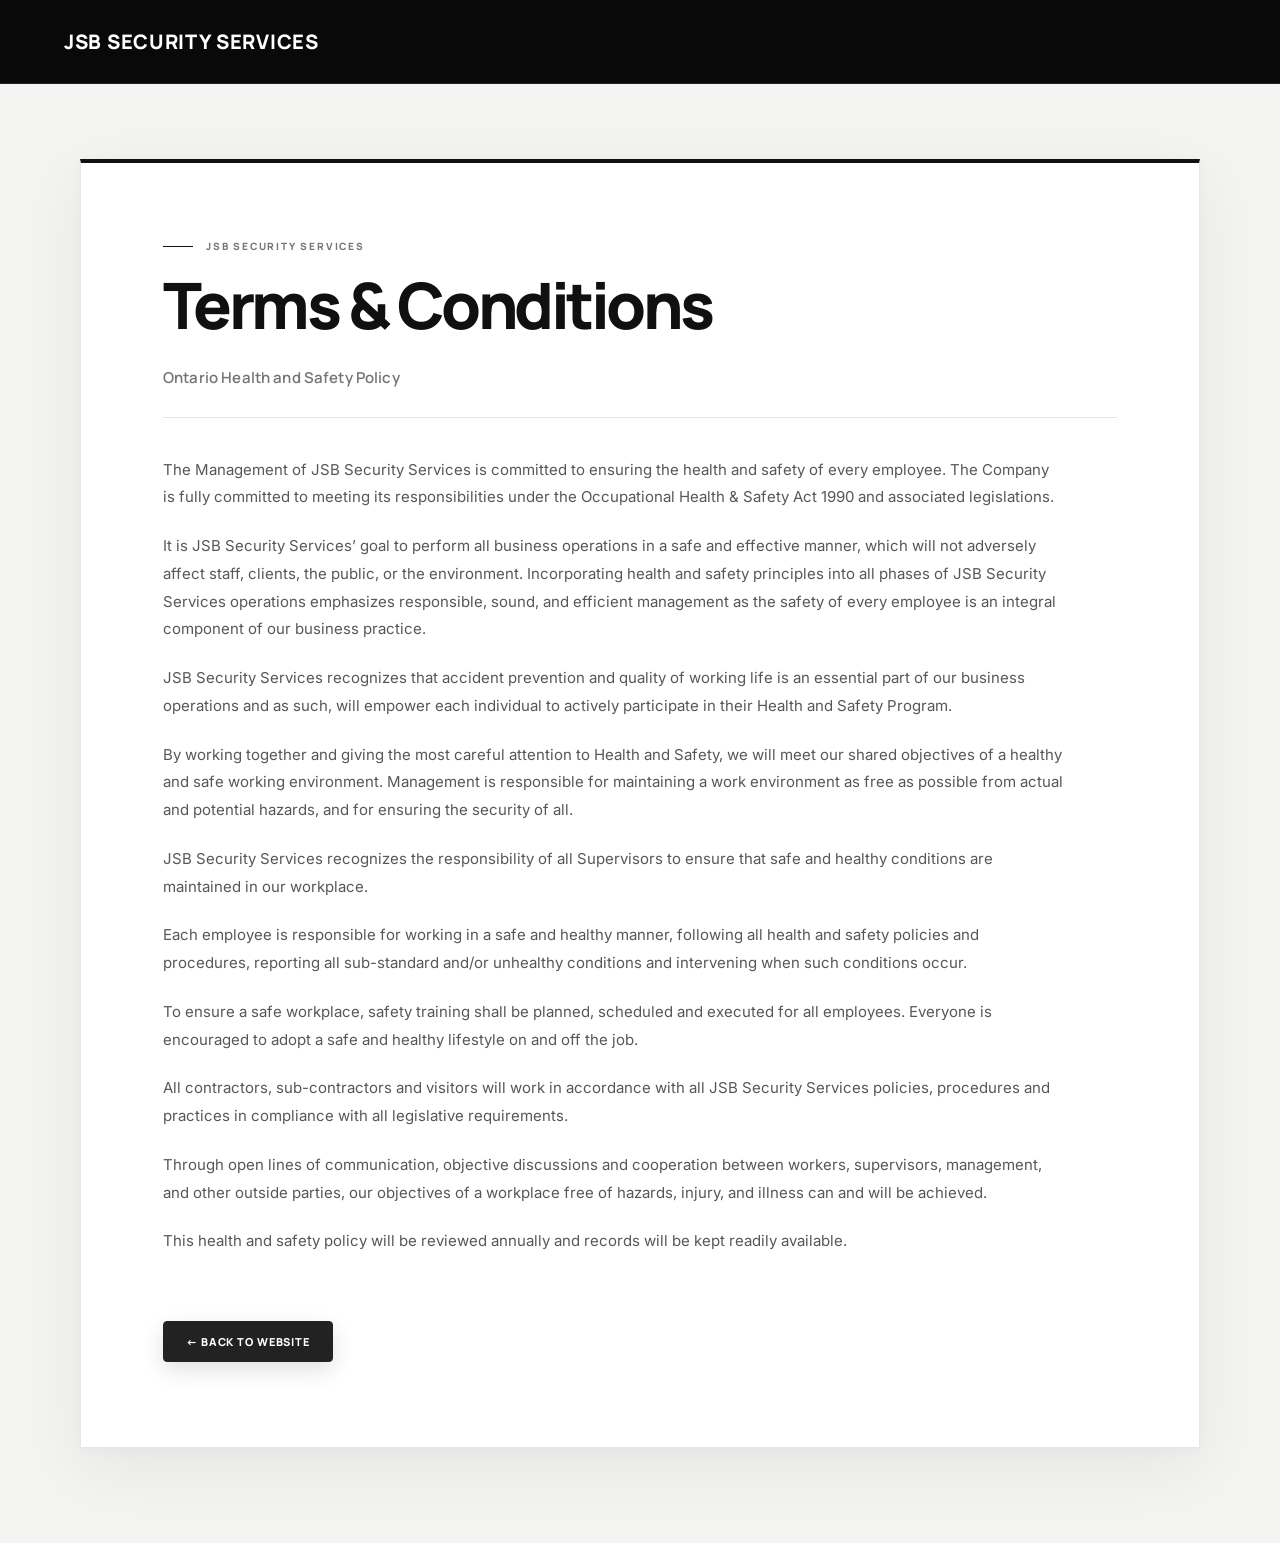
<file: frontend/terms-conditions.html>
<!DOCTYPE html>
<html lang="en">

<head>
    <meta charset="UTF-8">
    <meta name="viewport" content="width=device-width, initial-scale=1.0">

    <title>Terms & Conditions | JSB Security Services</title>
    <link rel="icon" type="image/png" href="/favicon.png">
<link rel="apple-touch-icon" href="/apple-touch-icon.png">

    <link rel="preconnect" href="https://fonts.googleapis.com">
    <link rel="preconnect" href="https://fonts.gstatic.com" crossorigin>

    <link href="https://fonts.googleapis.com/css2?family=Inter:wght@400;500;600&family=Manrope:wght@500;600;700;800&display=swap" rel="stylesheet">

   <style>
    * {
        box-sizing: border-box;
    }

    html {
        scroll-behavior: smooth;
    }

    body {
        margin: 0;
        background: #f3f3f1;
        color: #171717;
        font-family: "Inter", sans-serif;
        -webkit-font-smoothing: antialiased;
    }


    /* ===============================
       TOP HEADER
    =============================== */

    .legal-header {
        background: #090909;
        padding: 28px 5%;
        border-bottom: 1px solid #202020;
    }

    .legal-header a {
        display: inline-block;
        color: #ffffff;
        text-decoration: none;

        font-family: "Manrope", sans-serif;
        font-size: 20px;
        font-weight: 800;
        letter-spacing: 0.035em;
    }


    /* ===============================
       LEGAL DOCUMENT
    =============================== */

    .legal-page {
        position: relative;

        width: min(1120px, calc(100% - 80px));
        margin: 75px auto 95px;

        padding: 78px 82px 85px;

        background: #ffffff;

        border: 1px solid #e6e6e3;
        border-top: 4px solid #111111;

        box-shadow:
            0 20px 60px rgba(0, 0, 0, 0.055),
            0 3px 12px rgba(0, 0, 0, 0.025);
    }


    /* ===============================
       SMALL LABEL
    =============================== */

    .legal-label {
        display: flex;
        align-items: center;
        gap: 13px;

        margin: 0 0 22px;

        color: #777777;

        font-family: "Manrope", sans-serif;
        font-size: 10px;
        font-weight: 800;

        line-height: 1;

        letter-spacing: 0.18em;
        text-transform: uppercase;
    }

    .legal-label::before {
        content: "";

        display: block;

        width: 30px;
        height: 1px;

        background: #111111;
    }


    /* ===============================
       MAIN TITLE
    =============================== */

    h1 {
        margin: 0 0 42px;

        color: #101010;

        font-family: "Manrope", sans-serif;
        font-size: clamp(46px, 5vw, 68px);
        font-weight: 800;

        line-height: 1;
        letter-spacing: -0.055em;
    }


    /* ===============================
       PARAGRAPHS
    =============================== */

    p {
        max-width: 900px;

        margin: 0 0 21px;

        color: #575757;

        font-size: 15px;
        font-weight: 400;

        line-height: 1.85;
    }


    /* first paragraph */
    h1 + p {
        padding-top: 31px;
        border-top: 1px solid #e5e5e2;
    }


    /* ===============================
       SECTION HEADINGS
    =============================== */

    h2 {
        position: relative;

        margin: 55px 0 20px;
        padding: 26px 0 0;

        border-top: 1px solid #e5e5e2;

        color: #151515;

        font-family: "Manrope", sans-serif;
        font-size: 23px;
        font-weight: 750;

        line-height: 1.3;
        letter-spacing: -0.025em;
    }

    h2::before {
        content: "";

        position: absolute;
        top: -1px;
        left: 0;

        width: 55px;
        height: 2px;

        background: #111111;
    }


    /* ===============================
       BACK LINK
    =============================== */

    .back-link {
        display: inline-flex;
        align-items: center;

        margin-top: 40px;
        padding: 12px 18px;

        border: 1px solid #181818;

        color: #111111;
        background: transparent;

        text-decoration: none;

        font-family: "Manrope", sans-serif;
        font-size: 11px;
        font-weight: 800;

        letter-spacing: 0.08em;
        text-transform: uppercase;

        transition:
            background 0.2s ease,
            color 0.2s ease;
    }

    .back-link:hover {
        background: #111111;
        color: #ffffff;
    }


    /* ===============================
       TABLET
    =============================== */

    @media (max-width: 900px) {

        .legal-page {
            width: calc(100% - 40px);
            margin: 50px auto 70px;
            padding: 55px 45px 65px;
        }

        h1 {
            font-size: 50px;
        }
    }


    /* ===============================
       MOBILE
    =============================== */

    @media (max-width: 600px) {

        .legal-header {
            padding: 22px 20px;
        }

        .legal-header a {
            font-size: 16px;
        }

        .legal-page {
            width: calc(100% - 24px);

            margin: 25px auto 45px;

            padding: 40px 22px 48px;

            border-top-width: 3px;

            box-shadow:
                0 10px 30px rgba(0, 0, 0, 0.04);
        }

        .legal-label {
            margin-bottom: 18px;
            font-size: 9px;
        }

        .legal-label::before {
            width: 22px;
        }

        h1 {
            margin-bottom: 30px;

            font-size: 38px;
            line-height: 1.05;
        }

        h1 + p {
            padding-top: 24px;
        }

        p {
            margin-bottom: 18px;

            font-size: 14px;
            line-height: 1.75;
        }

        h2 {
            margin-top: 42px;
            padding-top: 21px;

            font-size: 20px;
        }

        .back-link {
            margin-top: 28px;
        }
    }
    /* =========================================================
   TERMS PAGE — FINAL PREMIUM POLISH
========================================================= */

/* Terms subtitle */
.legal-page h1 + h2 {
    margin: -12px 0 38px;
    padding: 0 0 27px;

    border-top: 0;
    border-bottom: 1px solid #e5e5e2;

    color: #747474;

    font-family: "Manrope", sans-serif;
    font-size: 15px;
    font-weight: 600;
    line-height: 1.5;
    letter-spacing: 0.01em;
}

.legal-page h1 + h2::before {
    display: none;
}


/* ===============================
   BACK TO WEBSITE BUTTON
================================ */

.back-link {
    display: inline-flex;
    align-items: center;
    justify-content: center;

    margin-top: 45px;
    padding: 14px 22px;

    background: #222222;
    color: #ffffff;

    border: 1px solid #222222;
    border-radius: 4px;

    font-family: "Manrope", sans-serif;
    font-size: 11px;
    font-weight: 800;

    line-height: 1;
    letter-spacing: 0.08em;
    text-transform: uppercase;

    text-decoration: none;

    box-shadow: 0 8px 22px rgba(0, 0, 0, 0.12);

    transition:
        background 0.25s ease,
        border-color 0.25s ease,
        transform 0.25s ease,
        box-shadow 0.25s ease;
}

.back-link:hover {
    background: #000000;
    color: #ffffff;

    border-color: #000000;

    transform: translateY(-2px);

    box-shadow: 0 12px 28px rgba(0, 0, 0, 0.18);
}

.back-link:active {
    transform: translateY(0);
}


/* Mobile */
@media (max-width: 600px) {

    .legal-page h1 + h2 {
        margin-top: -8px;
        margin-bottom: 30px;
        padding-bottom: 22px;

        font-size: 13px;
    }

    .back-link {
        margin-top: 32px;
        padding: 13px 18px;

        font-size: 10px;
    }
}
</style>
</head>

<body>

<header class="legal-header">
    <a href="../index.html">JSB SECURITY SERVICES</a>
</header>

<main class="legal-page">

    <span class="legal-label">JSB SECURITY SERVICES</span>

    <h1>Terms &amp; Conditions</h1>

    <h2>Ontario Health and Safety Policy</h2>

    <p>
        The Management of JSB Security Services is committed to ensuring the
        health and safety of every employee. The Company is fully committed to
        meeting its responsibilities under the Occupational Health &amp; Safety
        Act 1990 and associated legislations.
    </p>

    <p>
        It is JSB Security Services’ goal to perform all business operations in
        a safe and effective manner, which will not adversely affect staff,
        clients, the public, or the environment. Incorporating health and
        safety principles into all phases of JSB Security Services operations
        emphasizes responsible, sound, and efficient management as the safety
        of every employee is an integral component of our business practice.
    </p>

    <p>
        JSB Security Services recognizes that accident prevention and quality
        of working life is an essential part of our business operations and as
        such, will empower each individual to actively participate in their
        Health and Safety Program.
    </p>

    <p>
        By working together and giving the most careful attention to Health and
        Safety, we will meet our shared objectives of a healthy and safe
        working environment. Management is responsible for maintaining a work
        environment as free as possible from actual and potential hazards, and
        for ensuring the security of all.
    </p>

    <p>
        JSB Security Services recognizes the responsibility of all Supervisors
        to ensure that safe and healthy conditions are maintained in our
        workplace.
    </p>

    <p>
        Each employee is responsible for working in a safe and healthy manner,
        following all health and safety policies and procedures, reporting all
        sub-standard and/or unhealthy conditions and intervening when such
        conditions occur.
    </p>

    <p>
        To ensure a safe workplace, safety training shall be planned, scheduled
        and executed for all employees. Everyone is encouraged to adopt a safe
        and healthy lifestyle on and off the job.
    </p>

    <p>
        All contractors, sub-contractors and visitors will work in accordance
        with all JSB Security Services policies, procedures and practices in
        compliance with all legislative requirements.
    </p>

    <p>
        Through open lines of communication, objective discussions and
        cooperation between workers, supervisors, management, and other
        outside parties, our objectives of a workplace free of hazards, injury,
        and illness can and will be achieved.
    </p>

    <p>
        This health and safety policy will be reviewed annually and records
        will be kept readily available.
    </p>

    <a href="../index.html" class="back-link">
        ← Back to Website
    </a>

</main>

</body>
</html>
</file>
